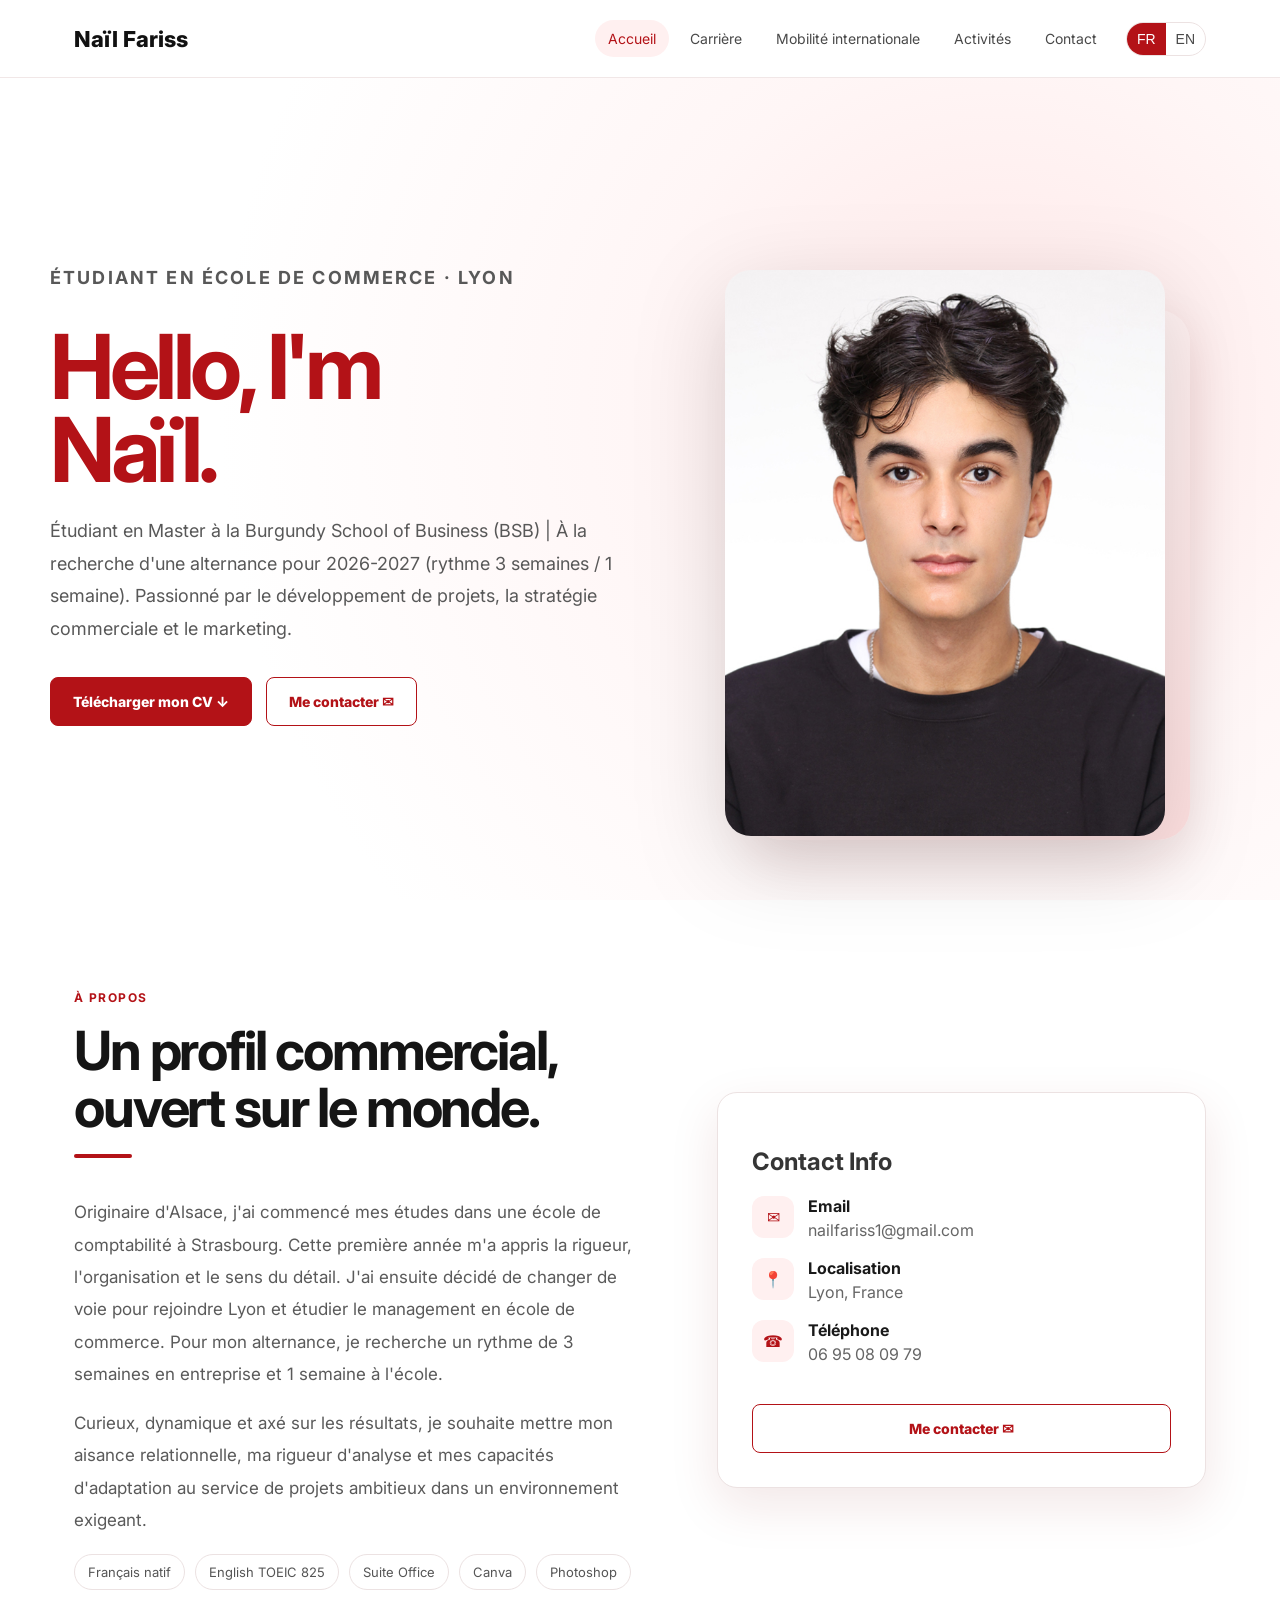
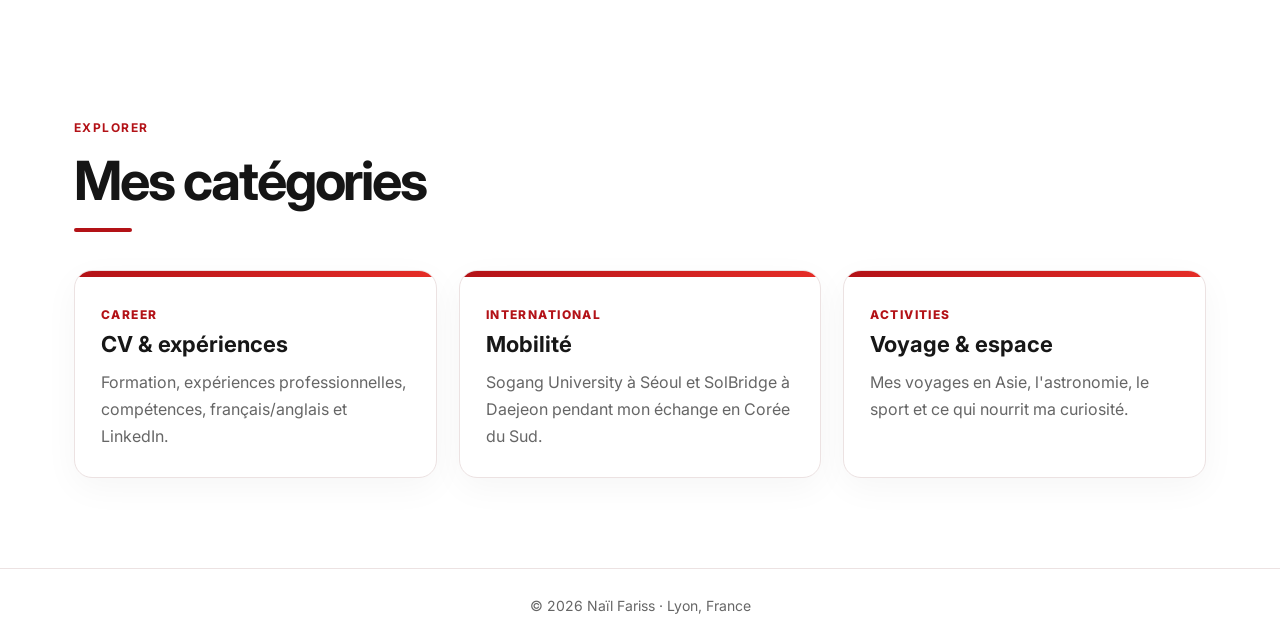
<file: index.html>
<!DOCTYPE html><html lang="fr"><head><meta charset="UTF-8"><meta name="viewport" content="width=device-width,initial-scale=1"><title>Naïl Fariss — ePortfolio</title><link rel="stylesheet" href="style.css"></head><body><div id="nav-container"></div><main class="page">
<section class="hero"><div class="hero-text"><p class="eyebrow" data-fr="Étudiant en école de commerce · Lyon" data-en="Business school student · Lyon">Étudiant en école de commerce · Lyon</p><h1>Hello, I'm<br>Naïl.</h1><p data-fr="Étudiant en Master à la Burgundy School of Business (BSB) | À la recherche d'une alternance pour 2026-2027 (rythme 3 semaines / 1 semaine). Passionné par le développement de projets, la stratégie commerciale et le marketing." data-en="3rd year Bachelor in Management student at Burgundy School of Business, looking for a Master's work-study position for 2026-2027 in sales or business development, with a rhythm of 3 weeks in company and 1 week at school.">Étudiant en Master à la Burgundy School of Business (BSB) | À la recherche d'une alternance pour 2026-2027 (rythme 3 semaines / 1 semaine). Passionné par le développement de projets, la stratégie commerciale et le marketing</p><div class="btns"><a class="btn primary" href="cv-nail-fariss.pdf" download data-fr="Télécharger mon CV ↓" data-en="Download my CV ↓">Télécharger mon CV ↓</a><a class="btn secondary" href="contact.html" data-fr="Me contacter ✉" data-en="Contact me ✉">Me contacter ✉</a></div></div><div class="hero-photo"><div class="portrait-wrap"><img class="portrait" src="photo.jpg" alt="Naïl Fariss"></div></div></section>
<section class="section"><div class="about-grid"><div><div class="section-head"><p class="eyebrow" data-fr="À propos" data-en="About me">À propos</p><h2 class="section-title" data-fr="Un profil commercial, ouvert sur le monde." data-en="A business profile, open to the world.">Un profil orienté business, ouvert sur le monde.</h2><div class="underline"></div></div><p class="lead" data-fr="Originaire d'Alsace, j'ai commencé mes études dans une école de comptabilité à Strasbourg. Cette première année m'a appris la rigueur, l'organisation et le sens du détail. J'ai ensuite décidé de changer de voie pour rejoindre Lyon et étudier le management en école de commerce. Pour mon alternance, je recherche un rythme de 3 semaines en entreprise et 1 semaine à l'école." data-en="Originally from Alsace, I started my studies in an accounting school in Strasbourg. This first year taught me rigour, organization and attention to detail. I then decided to change path and move to Lyon to study management in a business school. For my work-study contract, I am looking for a rhythm of 3 weeks in company and 1 week at school.">Originaire d'Alsace, j'ai commencé mes études dans une école de comptabilité à Strasbourg. Cette première année m'a appris la rigueur, l'organisation et le sens du détail. J'ai ensuite décidé de changer de voie pour rejoindre Lyon et étudier le management en école de commerce. Pour mon alternance, je recherche un rythme de 3 semaines en entreprise et 1 semaine à l'école.</p><p class="lead" data-fr="Curieux, dynamique et axé sur les résultats, je souhaite mettre mon aisance relationnelle, ma rigueur d'analyse et mes capacités d'adaptation au service de projets ambitieux dans un environnement exigeant." data-en="Curious, dynamic and comfortable with customer relations, I want to develop my skills in analysis, negotiation and customer follow-up in a demanding environment.">Curieux, dynamique et axé sur les résultats, je souhaite mettre mon aisance relationnelle, ma rigueur d'analyse et mes capacités d'adaptation au service de projets ambitieux dans un environnement exigeant.</p><div class="pill-row"><span class="pill">Français natif</span><span class="pill">English TOEIC 825</span><span class="pill">Suite Office</span><span class="pill">Canva</span><span class="pill">Photoshop</span></div></div><aside class="contact-card"><h2 data-fr="Contact Info" data-en="Contact Info">Contact Info</h2><div class="contact-row"><div class="icon">✉</div><div><b>Email</b><span>nailfariss1@gmail.com</span></div></div><div class="contact-row"><div class="icon">📍</div><div><b data-fr="Localisation" data-en="Location">Localisation</b><span>Lyon, France</span></div></div><div class="contact-row"><div class="icon">☎</div><div><b data-fr="Téléphone" data-en="Phone">Téléphone</b><span>06 95 08 09 79</span></div></div><a class="btn secondary" style="width:100%;justify-content:center;margin-top:22px" href="contact.html" data-fr="Me contacter ✉" data-en="Contact me ✉">Me contacter ✉</a></aside></div></section>
<section class="section" style="padding-top:40px"><div class="section-head"><p class="eyebrow" data-fr="Explorer" data-en="Explore">Explorer</p><h2 class="section-title" data-fr="Mes catégories" data-en="My sections">Mes catégories</h2><div class="underline"></div></div><div class="grid"><a class="card" href="career.html"><div class="bar"></div><div class="card-body"><span class="tag">Career</span><h3 data-fr="CV & expériences" data-en="Resume & experiences">CV & expériences</h3><p data-fr="Formation, expériences professionnelles, compétences, français/anglais et LinkedIn." data-en="Education, professional experiences, skills, French/English and LinkedIn.">Formation, expériences professionnelles, compétences, français/anglais et LinkedIn.</p></div></a><a class="card" href="mobility.html"><div class="bar"></div><div class="card-body"><span class="tag">International</span><h3 data-fr="Mobilité" data-en="Mobility">Mobilité</h3><p data-fr="Sogang University à Séoul et SolBridge à Daejeon pendant mon échange en Corée du Sud." data-en="Sogang University in Seoul and SolBridge in Daejeon during my exchange in South Korea.">Sogang University à Séoul et SolBridge à Daejeon pendant mon échange en Corée du Sud.</p></div></a><a class="card" href="activities.html"><div class="bar"></div><div class="card-body"><span class="tag">Activities</span><h3 data-fr="Voyage & espace" data-en="Travel & space">Voyage & espace</h3><p data-fr="Mes voyages en Asie, l'astronomie, le sport et ce qui nourrit ma curiosité." data-en="My travels in Asia, astronomy, sport and what drives my curiosity.">Mes voyages en Asie, l'astronomie, le sport et ce qui nourrit ma curiosité.</p></div></a></div></section></main><footer class="footer">© 2026 Naïl Fariss · Lyon, France</footer><script src="nav.js"></script><script>document.getElementById('nav-container').innerHTML=buildNav('home');initLang()</script></body></html>
</file>
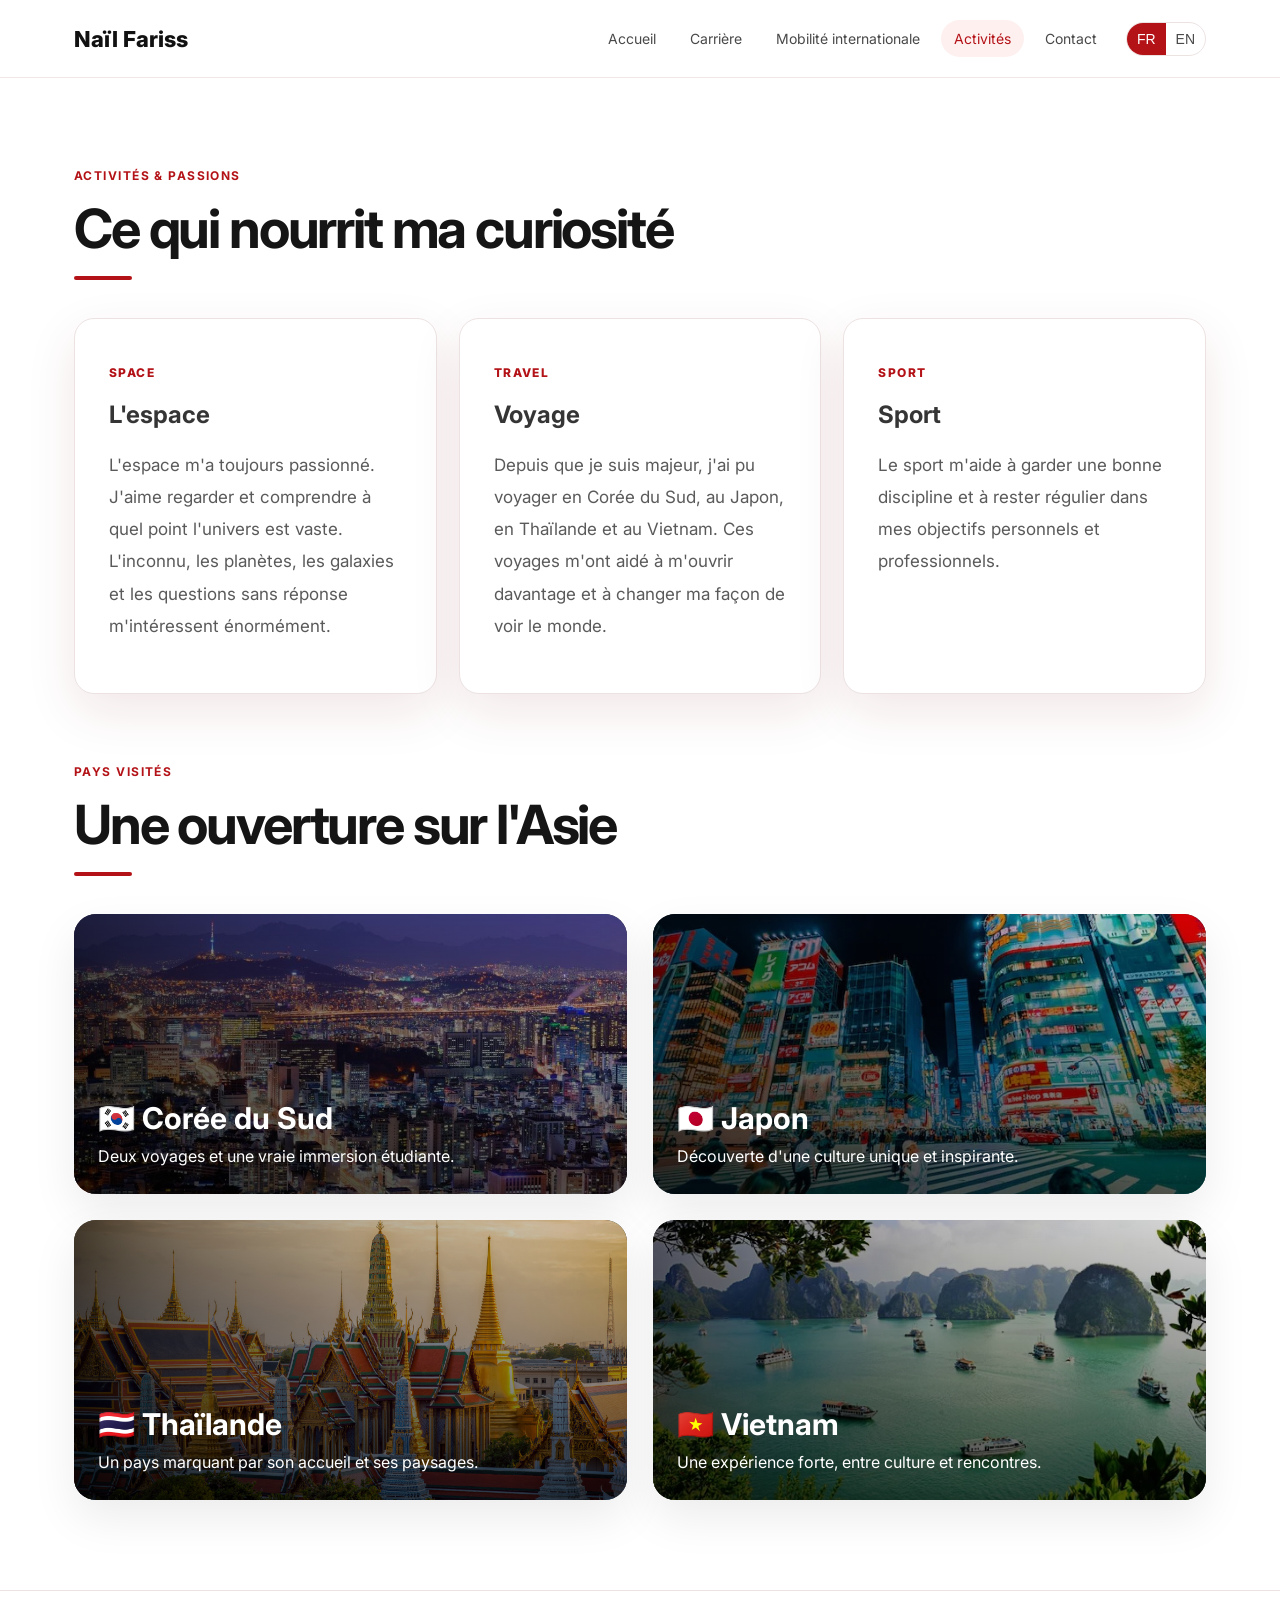
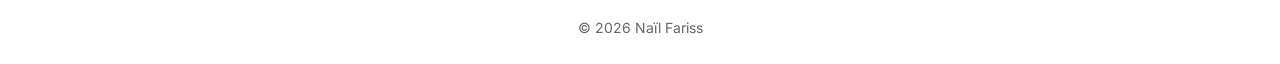
<file: activities.html>
<!DOCTYPE html><html lang="fr"><head><meta charset="UTF-8"><meta name="viewport" content="width=device-width,initial-scale=1"><title>Activités — Naïl Fariss</title><link rel="stylesheet" href="style.css"></head><body><div id="nav-container"></div><main><section class="section"><div class="section-head"><p class="eyebrow" data-fr="Activités & passions" data-en="Activities & passions">Activités & passions</p><h1 class="section-title" data-fr="Ce qui nourrit ma curiosité" data-en="What feeds my curiosity">Ce qui nourrit ma curiosité</h1><div class="underline"></div></div><div class="grid"><div class="soft-card"><p class="tag">Space</p><h2 data-fr="L'espace" data-en="Space">L'espace</h2><p class="lead" data-fr="L'espace m'a toujours passionné. J'aime regarder et comprendre à quel point l'univers est vaste. L'inconnu, les planètes, les galaxies et les questions sans réponse m'intéressent énormément." data-en="Space has always fascinated me. I like to observe and understand how vast the universe is. The unknown, planets, galaxies and unanswered questions interest me a lot.">L'espace m'a toujours passionné. J'aime regarder et comprendre à quel point l'univers est vaste. L'inconnu, les planètes, les galaxies et les questions sans réponse m'intéressent énormément.</p></div><div class="soft-card"><p class="tag">Travel</p><h2 data-fr="Voyage" data-en="Travel">Voyage</h2><p class="lead" data-fr="Depuis que je suis majeur, j'ai pu voyager en Corée du Sud, au Japon, en Thaïlande et au Vietnam. Ces voyages m'ont aidé à m'ouvrir davantage et à changer ma façon de voir le monde." data-en="Since I became an adult, I have travelled to South Korea, Japan, Thailand and Vietnam. These trips helped me become more open-minded and changed my way of seeing the world.">Depuis que je suis majeur, j'ai pu voyager en Corée du Sud, au Japon, en Thaïlande et au Vietnam. Ces voyages m'ont aidé à m'ouvrir davantage et à changer ma façon de voir le monde.</p></div><div class="soft-card"><p class="tag">Sport</p><h2>Sport</h2><p class="lead" data-fr="Le sport m'aide à garder une bonne discipline et à rester régulier dans mes objectifs personnels et professionnels." data-en="Sport helps me keep discipline and stay consistent with my personal and professional goals.">Le sport m'aide à garder une bonne discipline et à rester régulier dans mes objectifs personnels et professionnels.</p></div></div><div class="section-head" style="margin-top:70px"><p class="eyebrow" data-fr="Pays visités" data-en="Countries visited">Pays visités</p><h2 class="section-title" data-fr="Une ouverture sur l'Asie" data-en="An opening to Asia">Une ouverture sur l'Asie</h2><div class="underline"></div></div><div class="travel-grid"><div class="travel-card"><img src="korea.jpg"><div><h3>🇰🇷 Corée du Sud</h3><p data-fr="Deux voyages et une vraie immersion étudiante." data-en="Two trips and a real student immersion.">Deux voyages et une vraie immersion étudiante.</p></div></div><div class="travel-card"><img src="japan.jpg"><div><h3>🇯🇵 Japon</h3><p data-fr="Découverte d'une culture unique et inspirante." data-en="Discovery of a unique and inspiring culture.">Découverte d'une culture unique et inspirante.</p></div></div><div class="travel-card"><img src="thailand.jpg"><div><h3>🇹🇭 Thaïlande</h3><p data-fr="Un pays marquant par son accueil et ses paysages." data-en="A country marked by its welcome and landscapes.">Un pays marquant par son accueil et ses paysages.</p></div></div><div class="travel-card"><img src="vietnam.jpg"><div><h3>🇻🇳 Vietnam</h3><p data-fr="Une expérience forte, entre culture et rencontres." data-en="A strong experience, between culture and encounters.">Une expérience forte, entre culture et rencontres.</p></div></div></div></section></main><footer class="footer">© 2026 Naïl Fariss</footer><script src="nav.js"></script><script>document.getElementById('nav-container').innerHTML=buildNav('activities');initLang()</script></body></html>
</file>
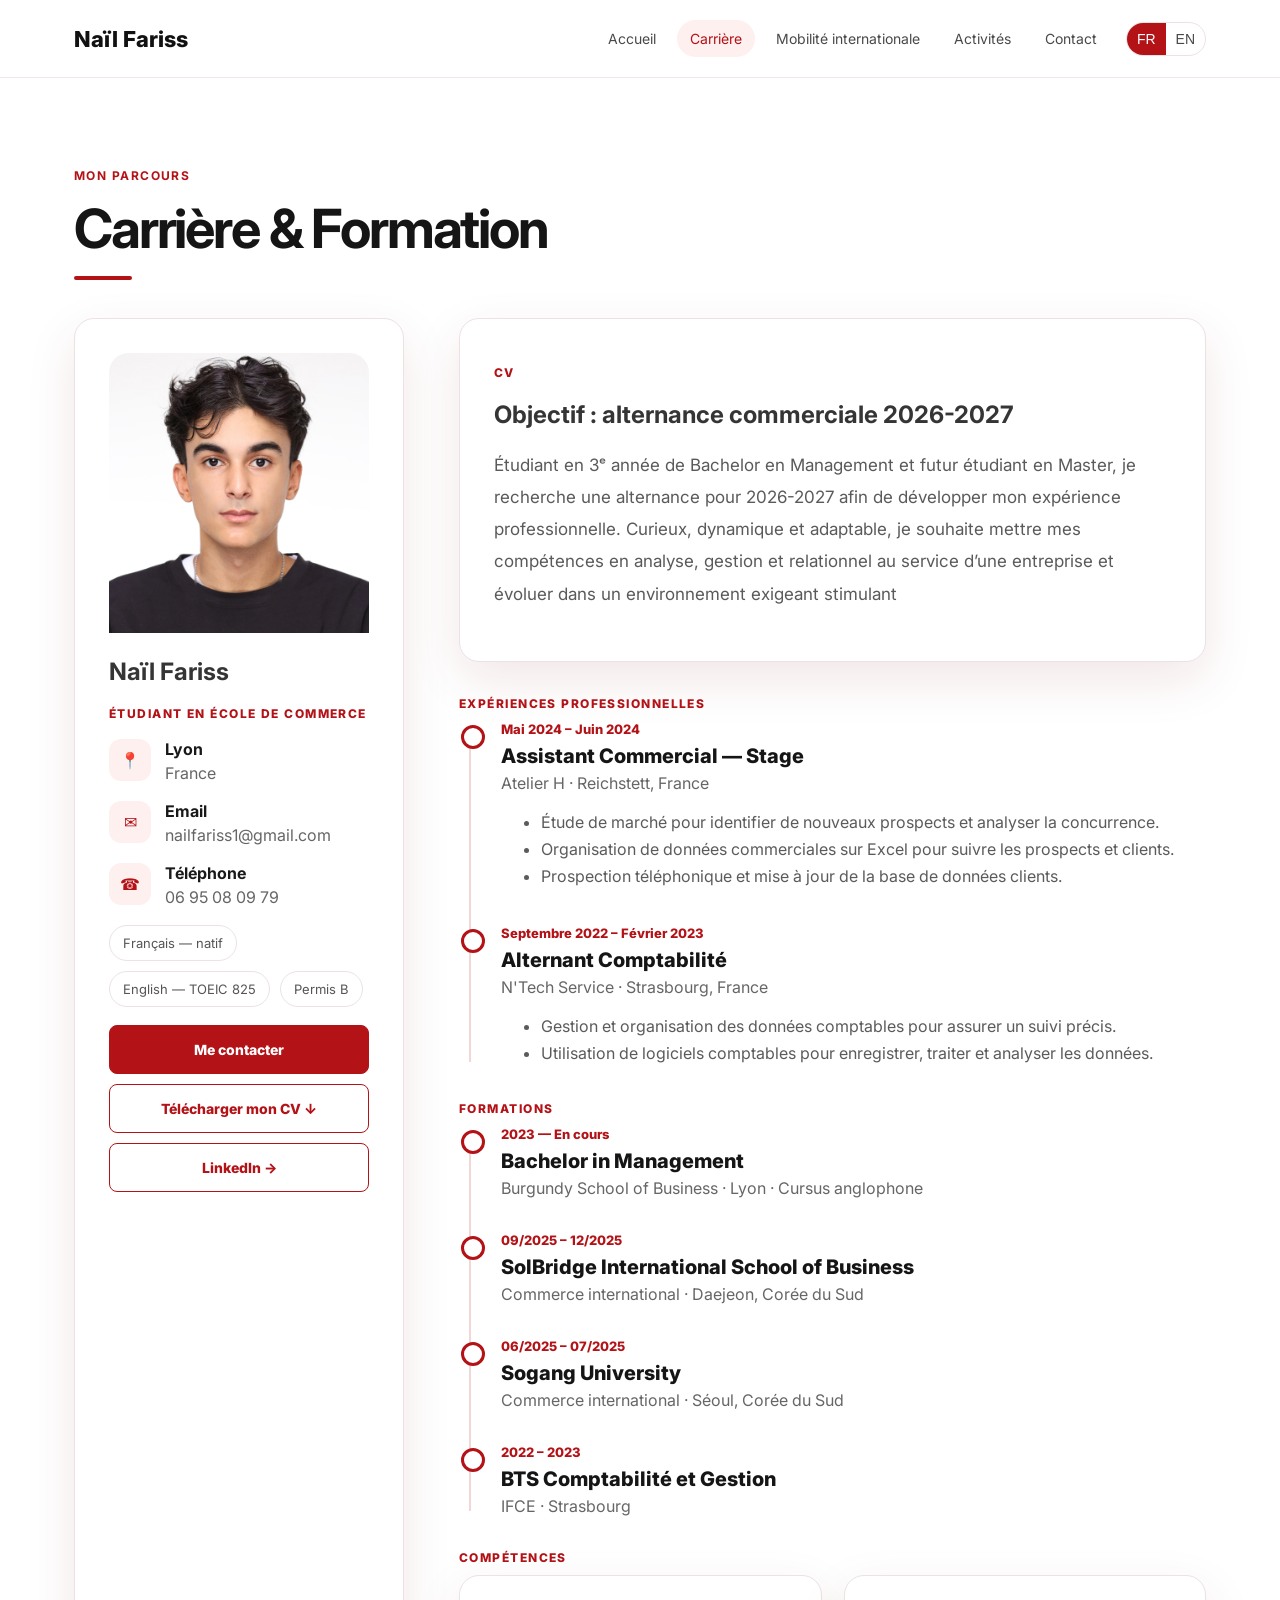
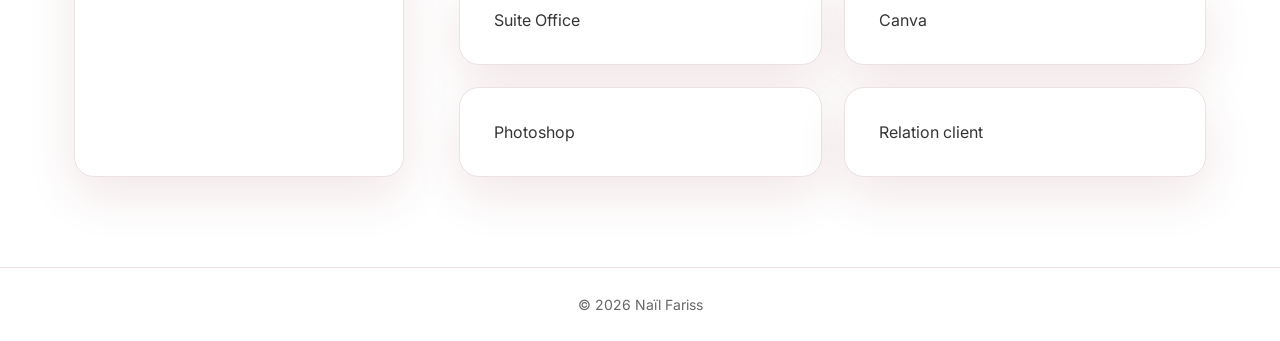
<file: career.html>
<!DOCTYPE html><html lang="fr"><head><meta charset="UTF-8"><meta name="viewport" content="width=device-width,initial-scale=1"><title>Carrière — Naïl Fariss</title><link rel="stylesheet" href="style.css"></head><body><div id="nav-container"></div><main class="page"><section class="section"><div class="section-head"><p class="eyebrow" data-fr="Mon parcours" data-en="My journey">Mon parcours</p><h1 class="section-title" data-fr="Carrière & Formation" data-en="Career & Education">Carrière & Formation</h1><div class="underline"></div></div><div class="two-col"><aside class="contact-card profile-card"><img src="photo.jpg" alt="Naïl Fariss"><h2>Naïl Fariss</h2><p class="tag" data-fr="Étudiant en école de commerce" data-en="Business school student">Étudiant en école de commerce</p><div class="contact-row"><div class="icon">📍</div><div><b>Lyon</b><span>France</span></div></div><div class="contact-row"><div class="icon">✉</div><div><b>Email</b><span>nailfariss1@gmail.com</span></div></div><div class="contact-row"><div class="icon">☎</div><div><b data-fr="Téléphone" data-en="Phone">Téléphone</b><span>06 95 08 09 79</span></div></div><div class="pill-row"><span class="pill">Français — natif</span><span class="pill">English — TOEIC 825</span><span class="pill">Permis B</span></div><a class="btn primary" style="width:100%;justify-content:center;margin-top:18px" href="contact.html" data-fr="Me contacter" data-en="Contact me">Me contacter</a><a class="btn secondary" style="width:100%;justify-content:center;margin-top:10px" href="cv-nail-fariss.pdf" download data-fr="Télécharger mon CV ↓" data-en="Download my CV ↓">Télécharger mon CV ↓</a><a class="btn secondary" style="width:100%;justify-content:center;margin-top:10px" target="_blank" href="https://www.linkedin.com/in/na%C3%AFl-fariss-0782582a2/">LinkedIn →</a></aside><div><div class="soft-card" style="margin-bottom:34px"><p class="tag">CV</p><h2 data-fr="Objectif : alternance commerciale 2026-2027" data-en="Goal: 2026-2027 sales work-study contract">Objectif : alternance commerciale 2026-2027</h2><p class="lead" data-fr="Étudiant en 3ᵉ année de Bachelor en Management et futur étudiant en Master, je recherche une alternance pour 2026-2027 afin de développer mon expérience professionnelle. Curieux, dynamique et adaptable, je souhaite mettre mes compétences en analyse, gestion et relationnel au service d’une entreprise et évoluer dans un environnement exigeant stimulant" data-en="3rd year Bachelor in Management student and future Master student, I am looking for a work-study contract in sales or business development.">Étudiant en 3ᵉ année de Bachelor en Management et futur étudiant en Master, je recherche une alternance dans le domaine commercial ou du développement d'affaires.</p></div><h2 class="tag" data-fr="Expériences professionnelles" data-en="Professional experiences">Expériences professionnelles</h2><div class="timeline"><div class="item"><div class="date">Mai 2024 – Juin 2024</div><div class="role" data-fr="Assistant Commercial — Stage" data-en="Sales Assistant — Internship">Assistant Commercial — Stage</div><div class="company">Atelier H · Reichstett, France</div><ul><li data-fr="Étude de marché pour identifier de nouveaux prospects et analyser la concurrence." data-en="Market research to identify new prospects and analyse competition.">Étude de marché pour identifier de nouveaux prospects et analyser la concurrence.</li><li data-fr="Organisation de données commerciales sur Excel pour suivre les prospects et clients." data-en="Organization of commercial data on Excel to track prospects and clients.">Organisation de données commerciales sur Excel pour suivre les prospects et clients.</li><li data-fr="Prospection téléphonique et mise à jour de la base de données clients." data-en="Telephone prospecting and client database updates.">Prospection téléphonique et mise à jour de la base de données clients.</li></ul></div><div class="item"><div class="date">Septembre 2022 – Février 2023</div><div class="role" data-fr="Alternant Comptabilité" data-en="Accounting Apprentice">Alternant Comptabilité</div><div class="company">N'Tech Service · Strasbourg, France</div><ul><li data-fr="Gestion et organisation des données comptables pour assurer un suivi précis." data-en="Managed and organized accounting data to ensure accurate tracking.">Gestion et organisation des données comptables pour assurer un suivi précis.</li><li data-fr="Utilisation de logiciels comptables pour enregistrer, traiter et analyser les données." data-en="Used accounting software to record, process and analyse data.">Utilisation de logiciels comptables pour enregistrer, traiter et analyser les données.</li></ul></div></div><h2 class="tag" data-fr="Formations" data-en="Education">Formations</h2><div class="timeline"><div class="item"><div class="date">2023 — <span data-fr="En cours" data-en="Ongoing">En cours</span></div><div class="role">Bachelor in Management</div><div class="company">Burgundy School of Business · Lyon · Cursus anglophone</div></div><div class="item"><div class="date">09/2025 – 12/2025</div><div class="role">SolBridge International School of Business</div><div class="company">Commerce international · Daejeon, Corée du Sud</div></div><div class="item"><div class="date">06/2025 – 07/2025</div><div class="role">Sogang University</div><div class="company">Commerce international · Séoul, Corée du Sud</div></div><div class="item"><div class="date">2022 – 2023</div><div class="role">BTS Comptabilité et Gestion</div><div class="company">IFCE · Strasbourg</div></div></div><h2 class="tag" data-fr="Compétences" data-en="Skills">Compétences</h2><div class="grid" style="grid-template-columns:repeat(2,1fr)"><div class="soft-card">Suite Office</div><div class="soft-card">Canva</div><div class="soft-card">Photoshop</div><div class="soft-card" data-fr="Relation client" data-en="Client relations">Relation client</div></div></div></div></section></main><footer class="footer">© 2026 Naïl Fariss</footer><script src="nav.js"></script><script>document.getElementById('nav-container').innerHTML=buildNav('career');initLang()</script></body></html>
</file>
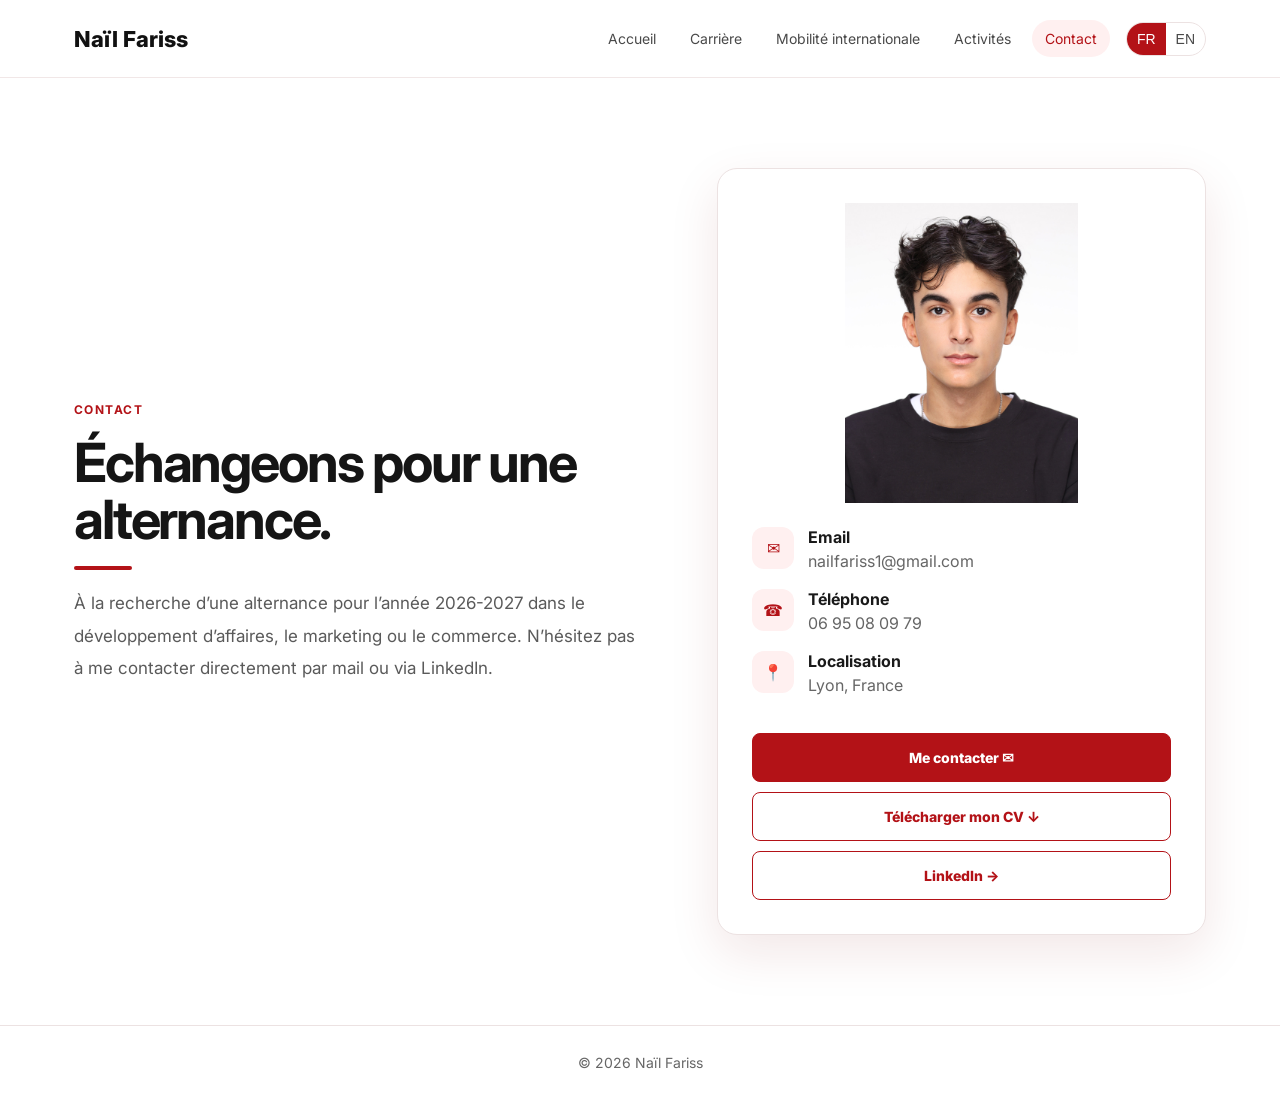
<file: contact.html>
<!DOCTYPE html><html lang="fr"><head><meta charset="UTF-8"><meta name="viewport" content="width=device-width,initial-scale=1"><title>Contact — Naïl Fariss</title><link rel="stylesheet" href="style.css"></head><body><div id="nav-container"></div><main><section class="section"><div class="about-grid"><div><p class="eyebrow">Contact</p><h1 class="section-title" data-fr="Échangeons pour une alternance." data-en="Let's talk about a work-study opportunity.">Échangeons pour une alternance.</h1><div class="underline"></div><p class="lead" data-fr="À la recherche d’une alternance pour l’année 2026-2027 dans le développement d’affaires, le marketing ou le commerce. N’hésitez pas à me contacter directement par mail ou via LinkedIn." data-en="I am looking for a 2026-2027 work-study contract in sales or business development. You can contact me directly by email or LinkedIn.">À la recherche d’une alternance pour l’année 2026-2027 dans le développement d’affaires, le marketing ou le commerce. N’hésitez pas à me contacter directement par mail ou via LinkedIn.</p></div><aside class="contact-card"><img class="contact-photo" src="photo.jpg" alt="Naïl Fariss"><div class="contact-row"><div class="icon">✉</div><div><b>Email</b><span>nailfariss1@gmail.com</span></div></div><div class="contact-row"><div class="icon">☎</div><div><b data-fr="Téléphone" data-en="Phone">Téléphone</b><span>06 95 08 09 79</span></div></div><div class="contact-row"><div class="icon">📍</div><div><b data-fr="Localisation" data-en="Location">Localisation</b><span>Lyon, France</span></div></div><a class="btn primary" style="width:100%;justify-content:center;margin-top:20px" href="mailto:nailfariss1@gmail.com?subject=Contact%20ePortfolio%20-%20Alternance"><span data-fr="Me contacter ✉" data-en="Contact me ✉">Me contacter ✉</span></a><a class="btn secondary" style="width:100%;justify-content:center;margin-top:10px" href="cv-nail-fariss.pdf" download data-fr="Télécharger mon CV ↓" data-en="Download my CV ↓">Télécharger mon CV ↓</a><a class="btn secondary" style="width:100%;justify-content:center;margin-top:10px" target="_blank" href="https://www.linkedin.com/in/na%C3%AFl-fariss-0782582a2/">LinkedIn →</a></aside></div></section></main><footer class="footer">© 2026 Naïl Fariss</footer><script src="nav.js"></script><script>document.getElementById('nav-container').innerHTML=buildNav('contact');initLang()</script></body></html>
</file>
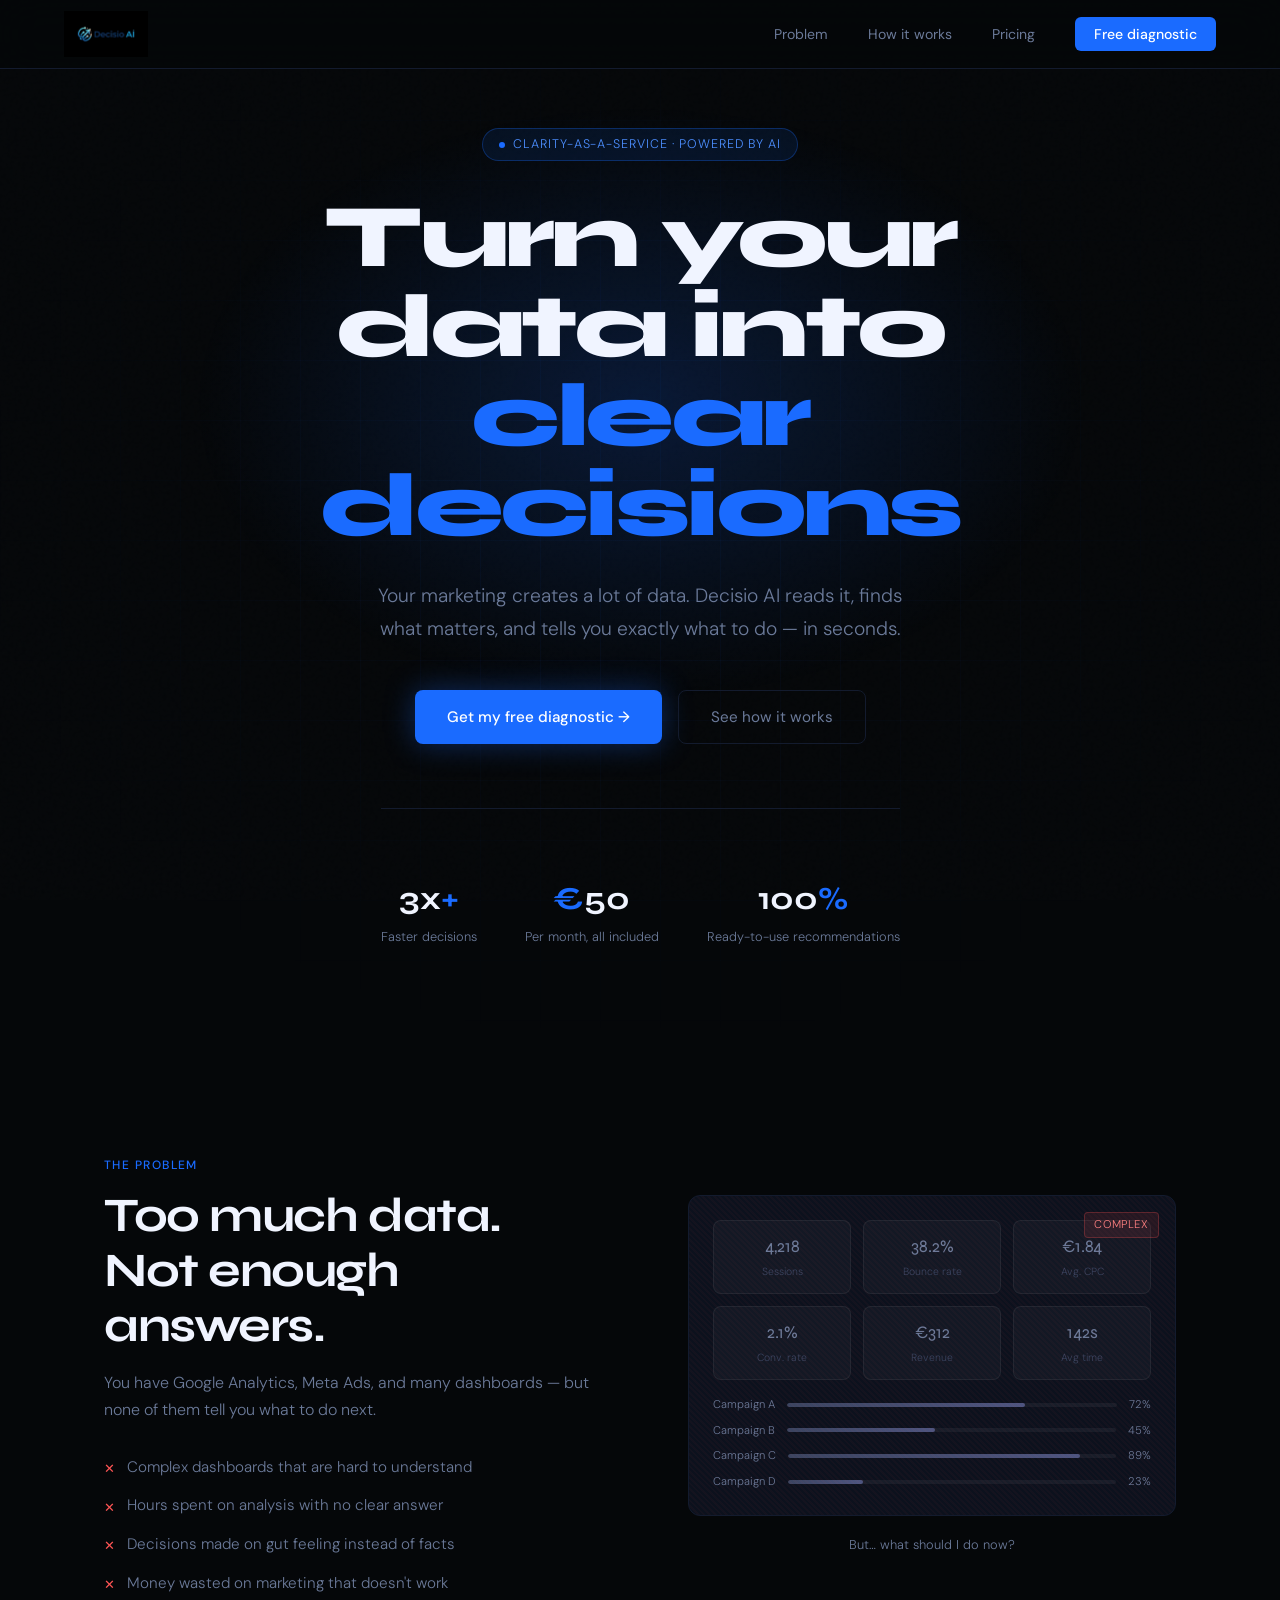
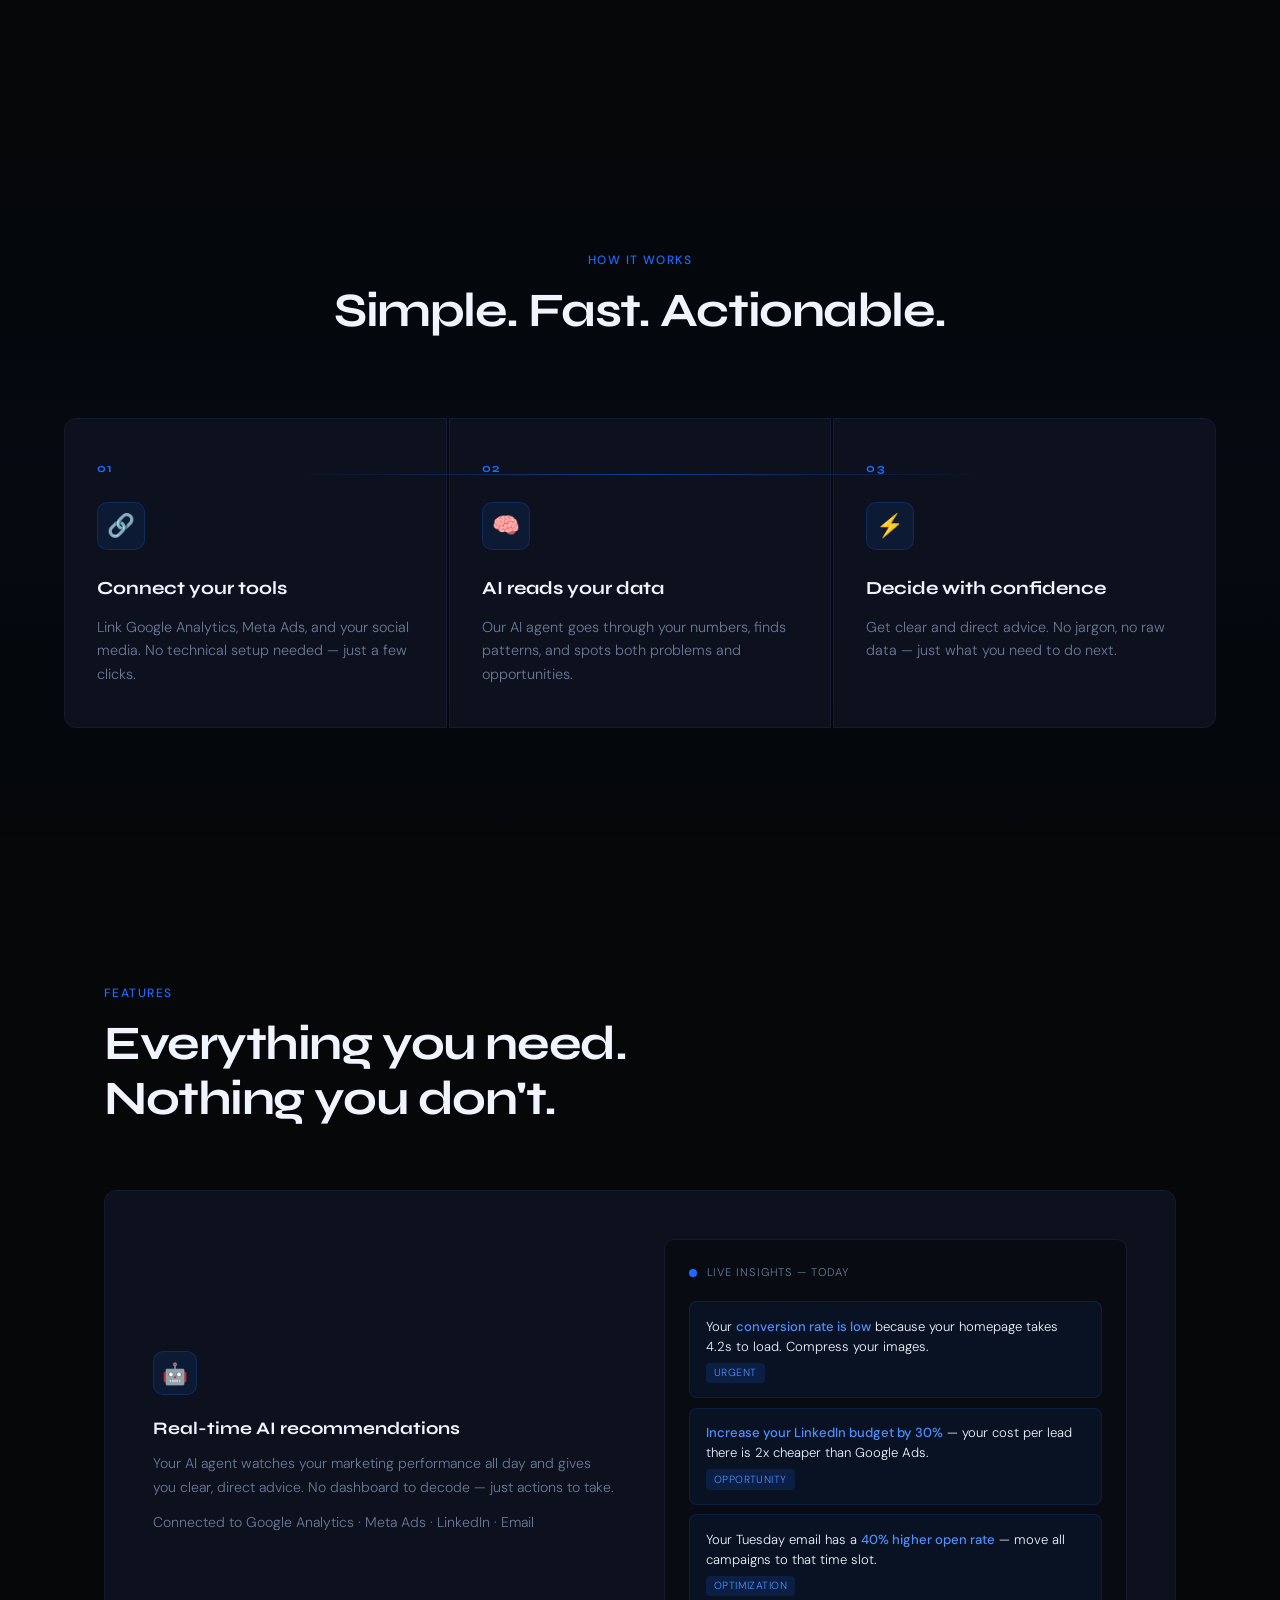
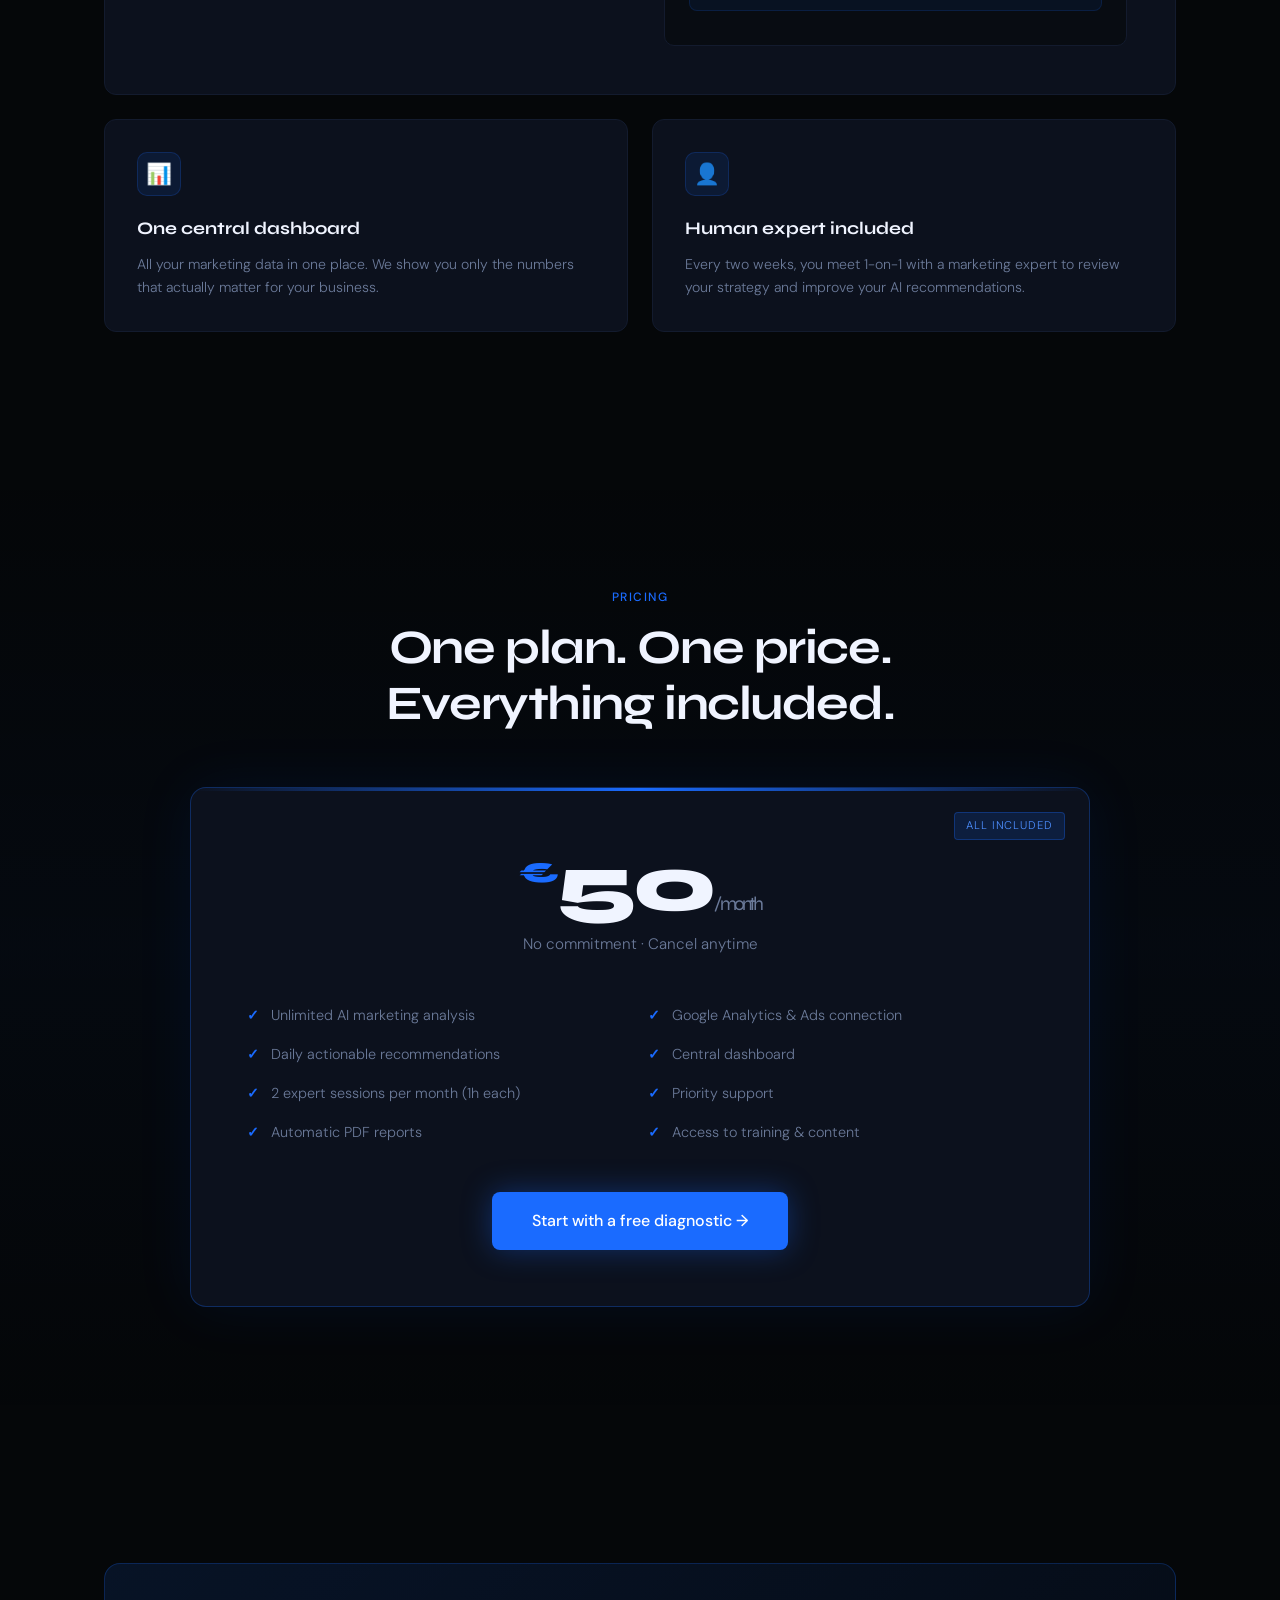
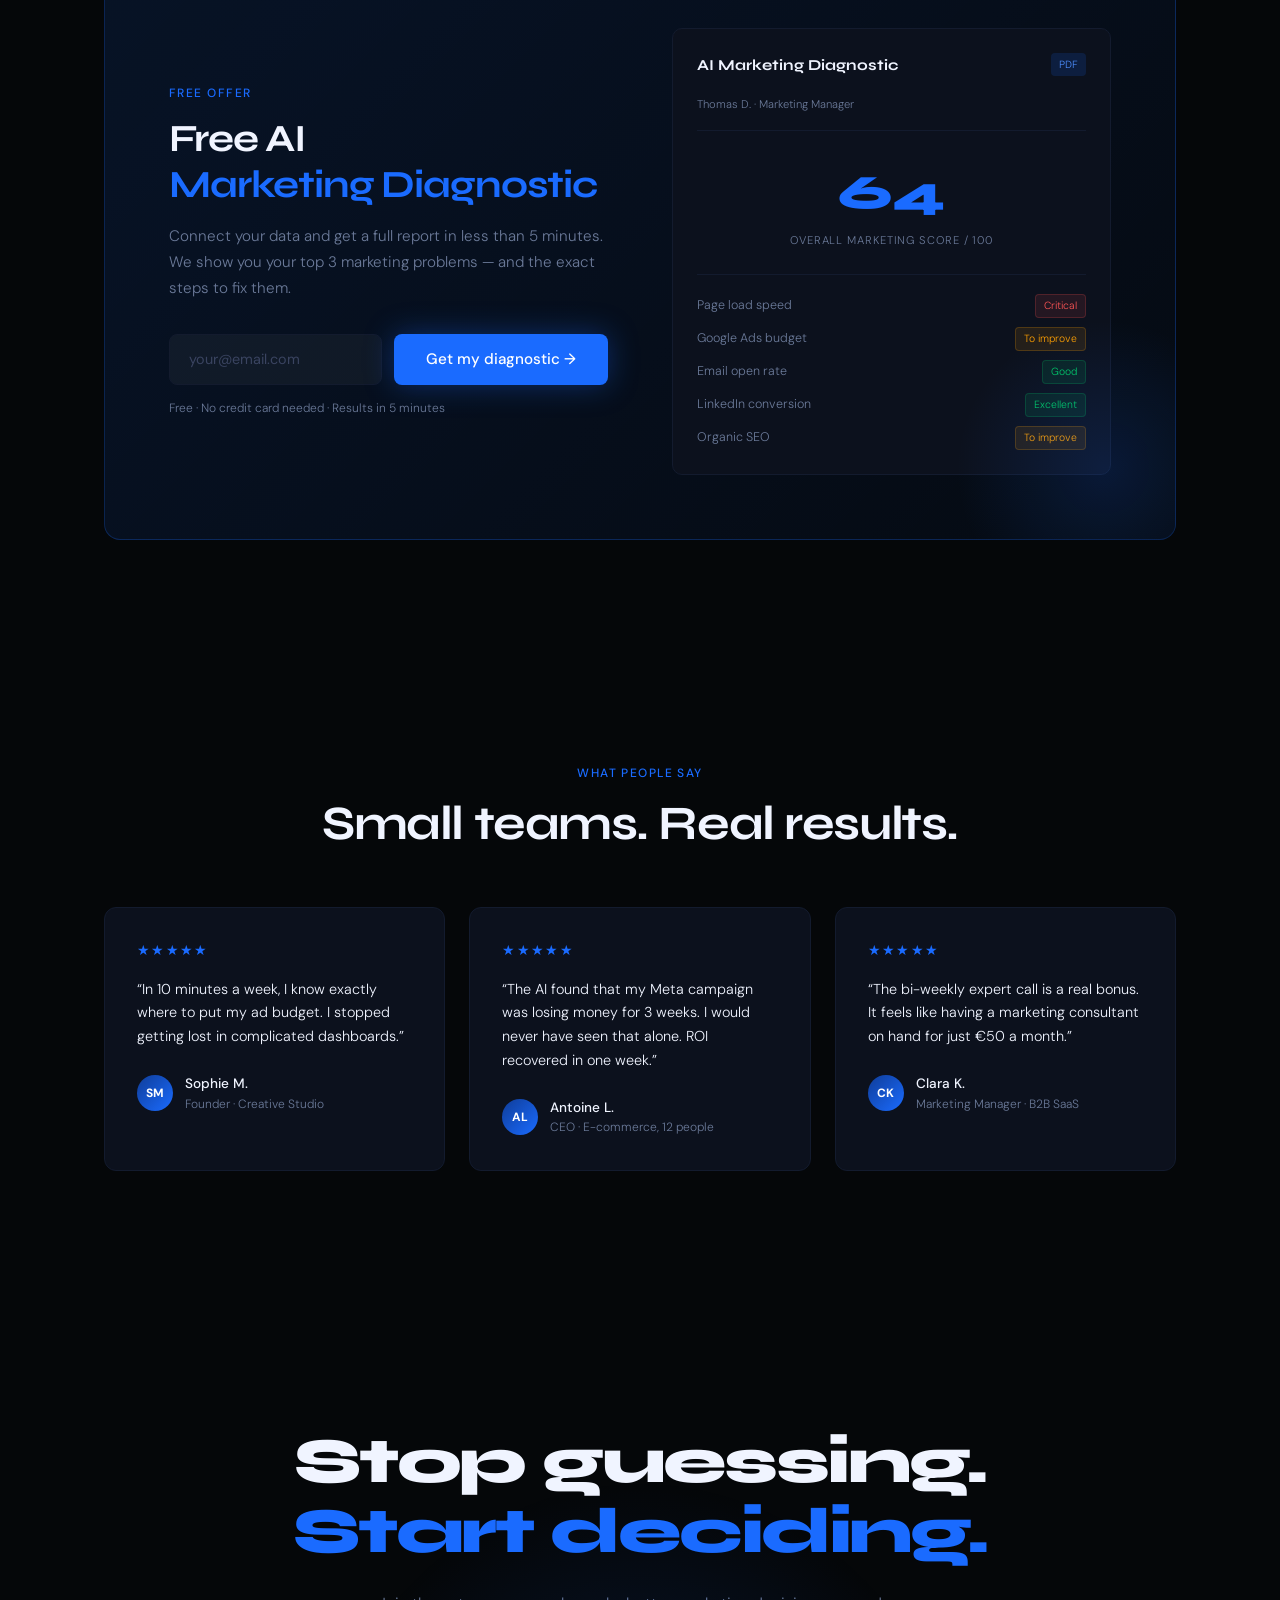
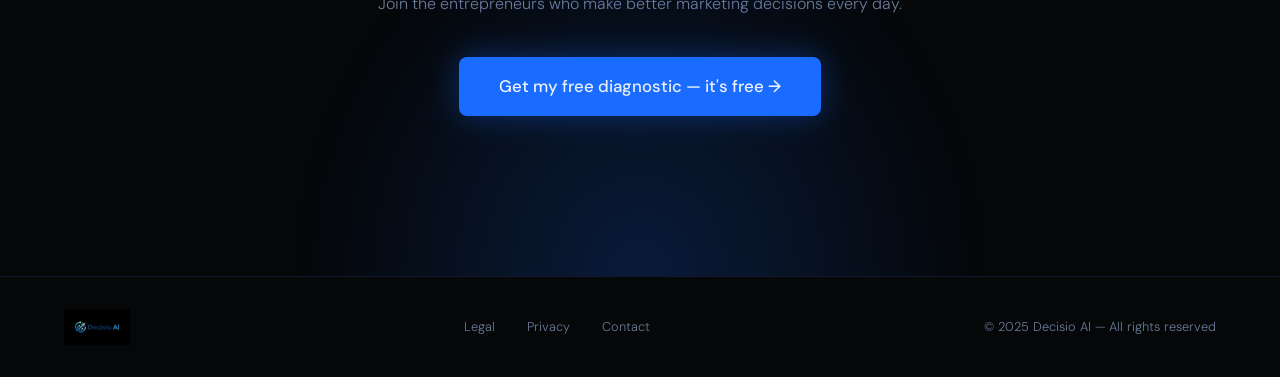
<file: decisio-ai (2).html>
<!DOCTYPE html>
<html lang="en">
<head>
<meta charset="UTF-8">
<meta name="viewport" content="width=device-width, initial-scale=1.0">
<title>Decisio AI — Clarity-as-a-Service</title>
<link href="https://fonts.googleapis.com/css2?family=Syne:wght@400;600;700;800&family=DM+Sans:ital,wght@0,300;0,400;0,500;1,300&display=swap" rel="stylesheet">
<style>
  :root {
    --black: #050709;
    --deep: #080c12;
    --blue: #1a6bff;
    --blue-light: #4d8fff;
    --blue-dim: #0f3d99;
    --white: #f0f4ff;
    --muted: #6b7a99;
    --card: #0c111d;
    --border: #131b2e;
  }
  *, *::before, *::after { box-sizing: border-box; margin: 0; padding: 0; }
  html { scroll-behavior: smooth; }
  body { background: var(--black); color: var(--white); font-family: 'DM Sans', sans-serif; font-weight: 300; overflow-x: hidden; line-height: 1.6; }
  body::before { content: ''; position: fixed; inset: 0; background-image: url("data:image/svg+xml,%3Csvg viewBox='0 0 256 256' xmlns='http://www.w3.org/2000/svg'%3E%3Cfilter id='noise'%3E%3CfeTurbulence type='fractalNoise' baseFrequency='0.9' numOctaves='4' stitchTiles='stitch'/%3E%3C/filter%3E%3Crect width='100%25' height='100%25' filter='url(%23noise)' opacity='0.04'/%3E%3C/svg%3E"); pointer-events: none; z-index: 0; opacity: 0.4; }

  nav { position: fixed; top: 0; left: 0; right: 0; z-index: 100; display: flex; align-items: center; justify-content: space-between; padding: 0.7rem 4rem; border-bottom: 1px solid var(--border); background: rgba(5,7,9,0.88); backdrop-filter: blur(20px); transition: border-color 0.3s; }
  .logo img { height: 46px; width: auto; display: block; }
  nav ul { list-style: none; display: flex; gap: 2.5rem; }
  nav ul a { text-decoration: none; color: var(--muted); font-size: 0.88rem; font-weight: 400; transition: color 0.2s; }
  nav ul a:hover { color: var(--white); }
  .nav-cta { background: var(--blue) !important; color: #fff !important; padding: 0.5rem 1.2rem; border-radius: 6px; font-weight: 500 !important; }
  .nav-cta:hover { background: var(--blue-light) !important; }

  .hero { position: relative; min-height: 100vh; display: flex; flex-direction: column; align-items: center; justify-content: center; text-align: center; padding: 8rem 2rem 5rem; overflow: hidden; }
  .hero-glow { position: absolute; top: 10%; left: 50%; transform: translateX(-50%); width: 900px; height: 600px; background: radial-gradient(ellipse at center, rgba(26,107,255,0.18) 0%, transparent 70%); pointer-events: none; }
  .hero-grid { position: absolute; inset: 0; background-image: linear-gradient(rgba(26,107,255,0.04) 1px, transparent 1px), linear-gradient(90deg, rgba(26,107,255,0.04) 1px, transparent 1px); background-size: 60px 60px; mask-image: radial-gradient(ellipse at center, black 20%, transparent 75%); }

  .badge { display: inline-flex; align-items: center; gap: 0.5rem; background: rgba(26,107,255,0.1); border: 1px solid rgba(26,107,255,0.3); border-radius: 100px; padding: 0.35rem 1rem; font-size: 0.78rem; letter-spacing: 0.08em; text-transform: uppercase; color: var(--blue-light); margin-bottom: 2rem; animation: fadeUp 0.8s ease both; }
  .badge::before { content: ''; width: 6px; height: 6px; border-radius: 50%; background: var(--blue); animation: pulse 2s infinite; }
  @keyframes pulse { 0%, 100% { opacity: 1; transform: scale(1); } 50% { opacity: 0.5; transform: scale(1.4); } }

  h1 { font-family: 'Syne', sans-serif; font-size: clamp(2.8rem, 7vw, 6.5rem); font-weight: 800; line-height: 1.0; letter-spacing: -0.04em; max-width: 900px; animation: fadeUp 0.9s 0.1s ease both; }
  h1 .accent { color: var(--blue); }
  .hero-sub { font-size: clamp(1rem, 2vw, 1.2rem); color: var(--muted); max-width: 560px; margin: 1.8rem auto 2.8rem; font-weight: 300; line-height: 1.7; animation: fadeUp 0.9s 0.2s ease both; }
  .hero-cta { display: flex; gap: 1rem; justify-content: center; flex-wrap: wrap; animation: fadeUp 0.9s 0.3s ease both; }

  .btn-primary { background: var(--blue); color: #fff; padding: 0.85rem 2rem; border-radius: 8px; font-family: 'DM Sans', sans-serif; font-size: 0.95rem; font-weight: 500; border: none; cursor: pointer; text-decoration: none; display: inline-flex; align-items: center; gap: 0.5rem; transition: all 0.25s; box-shadow: 0 0 30px rgba(26,107,255,0.35); }
  .btn-primary:hover { background: var(--blue-light); transform: translateY(-2px); box-shadow: 0 0 45px rgba(26,107,255,0.5); }
  .btn-ghost { background: transparent; color: var(--muted); padding: 0.85rem 2rem; border-radius: 8px; font-family: 'DM Sans', sans-serif; font-size: 0.95rem; font-weight: 400; border: 1px solid var(--border); cursor: pointer; text-decoration: none; display: inline-flex; align-items: center; gap: 0.5rem; transition: all 0.25s; }
  .btn-ghost:hover { border-color: var(--blue); color: var(--white); }

  .hero-stats { display: flex; gap: 3rem; justify-content: center; margin-top: 4rem; padding-top: 4rem; border-top: 1px solid var(--border); animation: fadeUp 0.9s 0.4s ease both; }
  .stat { text-align: center; }
  .stat-num { font-family: 'Syne', sans-serif; font-size: 2rem; font-weight: 700; }
  .stat-num span { color: var(--blue); }
  .stat-label { font-size: 0.8rem; color: var(--muted); margin-top: 0.2rem; }
  @keyframes fadeUp { from { opacity: 0; transform: translateY(24px); } to { opacity: 1; transform: translateY(0); } }

  section { position: relative; z-index: 1; }
  .section-label { font-size: 0.75rem; letter-spacing: 0.12em; text-transform: uppercase; color: var(--blue); font-weight: 500; margin-bottom: 0.8rem; }
  .section-title { font-family: 'Syne', sans-serif; font-size: clamp(1.8rem, 4vw, 3rem); font-weight: 700; letter-spacing: -0.03em; line-height: 1.15; }
  .section-sub { color: var(--muted); max-width: 520px; margin-top: 1rem; font-size: 1rem; line-height: 1.7; }

  .problem { padding: 8rem 4rem; max-width: 1200px; margin: 0 auto; display: grid; grid-template-columns: 1fr 1fr; gap: 6rem; align-items: center; }
  .chaos-card { background: var(--card); border: 1px solid var(--border); border-radius: 12px; padding: 1.5rem; position: relative; overflow: hidden; }
  .chaos-card::before { content: ''; position: absolute; inset: 0; background: repeating-linear-gradient(45deg, transparent, transparent 2px, rgba(255,80,80,0.03) 2px, rgba(255,80,80,0.03) 4px); }
  .chaos-metrics { display: grid; grid-template-columns: repeat(3, 1fr); gap: 0.75rem; margin-bottom: 1rem; }
  .chaos-metric { background: rgba(255,255,255,0.03); border: 1px solid rgba(255,255,255,0.06); border-radius: 8px; padding: 0.75rem; text-align: center; }
  .chaos-metric .val { font-family: 'Syne', sans-serif; font-size: 1.1rem; color: var(--muted); }
  .chaos-metric .lbl { font-size: 0.65rem; color: #3a4460; margin-top: 0.2rem; }
  .chaos-bars { display: flex; flex-direction: column; gap: 0.5rem; }
  .bar-row { display: flex; align-items: center; gap: 0.75rem; font-size: 0.7rem; color: var(--muted); }
  .bar-track { flex: 1; height: 4px; background: rgba(255,255,255,0.05); border-radius: 2px; overflow: hidden; }
  .bar-fill { height: 100%; border-radius: 2px; background: linear-gradient(90deg, #3a4460, #4d5580); }
  .confusion-label { position: absolute; top: 1rem; right: 1rem; background: rgba(255,80,80,0.1); border: 1px solid rgba(255,80,80,0.25); color: #ff8080; font-size: 0.7rem; padding: 0.2rem 0.6rem; border-radius: 4px; letter-spacing: 0.05em; }
  .problem-points { list-style: none; margin-top: 2rem; display: flex; flex-direction: column; gap: 1rem; }
  .problem-points li { display: flex; align-items: flex-start; gap: 0.75rem; font-size: 0.95rem; color: var(--muted); line-height: 1.5; }
  .problem-points li::before { content: '✕'; color: #ff5555; font-size: 0.8rem; margin-top: 0.2rem; flex-shrink: 0; }

  .how { padding: 8rem 4rem; background: linear-gradient(180deg, transparent, rgba(26,107,255,0.04), transparent); }
  .how-inner { max-width: 1200px; margin: 0 auto; }
  .how-header { text-align: center; margin-bottom: 5rem; }
  .steps { display: grid; grid-template-columns: repeat(3, 1fr); gap: 2px; position: relative; }
  .steps::before { content: ''; position: absolute; top: 3.5rem; left: 20%; right: 20%; height: 1px; background: linear-gradient(90deg, transparent, var(--blue-dim), transparent); }
  .step { background: var(--card); border: 1px solid var(--border); padding: 2.5rem 2rem; transition: border-color 0.3s; }
  .step:first-child { border-radius: 12px 0 0 12px; }
  .step:last-child { border-radius: 0 12px 12px 0; }
  .step:hover { border-color: rgba(26,107,255,0.4); }
  .step-num { font-family: 'Syne', sans-serif; font-size: 0.75rem; font-weight: 700; color: var(--blue); letter-spacing: 0.1em; margin-bottom: 1.5rem; }
  .step-icon { width: 48px; height: 48px; background: rgba(26,107,255,0.1); border: 1px solid rgba(26,107,255,0.2); border-radius: 10px; display: flex; align-items: center; justify-content: center; font-size: 1.4rem; margin-bottom: 1.5rem; }
  .step h3 { font-family: 'Syne', sans-serif; font-size: 1.15rem; font-weight: 700; margin-bottom: 0.75rem; }
  .step p { color: var(--muted); font-size: 0.9rem; line-height: 1.65; }

  .features { padding: 8rem 4rem; max-width: 1200px; margin: 0 auto; }
  .features-header { margin-bottom: 4rem; }
  .features-grid { display: grid; grid-template-columns: repeat(2, 1fr); gap: 1.5rem; }
  .feature-card { background: var(--card); border: 1px solid var(--border); border-radius: 12px; padding: 2rem; transition: all 0.3s; position: relative; overflow: hidden; }
  .feature-card::before { content: ''; position: absolute; top: 0; left: 0; right: 0; height: 2px; background: linear-gradient(90deg, transparent, var(--blue), transparent); opacity: 0; transition: opacity 0.3s; }
  .feature-card:hover { border-color: rgba(26,107,255,0.35); transform: translateY(-3px); }
  .feature-card:hover::before { opacity: 1; }
  .feature-card.large { grid-column: span 2; display: grid; grid-template-columns: 1fr 1fr; gap: 3rem; align-items: center; padding: 3rem; }
  .feat-icon { width: 44px; height: 44px; background: rgba(26,107,255,0.1); border: 1px solid rgba(26,107,255,0.2); border-radius: 10px; display: flex; align-items: center; justify-content: center; font-size: 1.3rem; margin-bottom: 1.2rem; }
  .feature-card h3 { font-family: 'Syne', sans-serif; font-size: 1.1rem; font-weight: 700; margin-bottom: 0.6rem; }
  .feature-card p { color: var(--muted); font-size: 0.88rem; line-height: 1.65; }

  .insight-preview { background: var(--deep); border: 1px solid var(--border); border-radius: 10px; padding: 1.5rem; font-size: 0.85rem; }
  .insight-header { display: flex; align-items: center; gap: 0.6rem; margin-bottom: 1.2rem; font-size: 0.7rem; color: var(--muted); text-transform: uppercase; letter-spacing: 0.08em; }
  .insight-dot { width: 8px; height: 8px; border-radius: 50%; background: var(--blue); animation: pulse 2s infinite; }
  .insight-item { background: rgba(26,107,255,0.07); border: 1px solid rgba(26,107,255,0.15); border-radius: 8px; padding: 0.9rem 1rem; margin-bottom: 0.6rem; color: var(--white); line-height: 1.5; font-size: 0.82rem; }
  .insight-item strong { color: var(--blue-light); font-weight: 500; }
  .insight-tag { display: inline-block; font-size: 0.65rem; background: rgba(26,107,255,0.15); color: var(--blue-light); padding: 0.15rem 0.5rem; border-radius: 4px; margin-top: 0.4rem; letter-spacing: 0.04em; }

  .pricing { padding: 8rem 4rem; background: linear-gradient(180deg, transparent, rgba(26,107,255,0.03), transparent); }
  .pricing-inner { max-width: 900px; margin: 0 auto; text-align: center; }
  .pricing-card { margin-top: 3.5rem; background: var(--card); border: 1px solid rgba(26,107,255,0.3); border-radius: 16px; padding: 3.5rem; position: relative; overflow: hidden; box-shadow: 0 0 60px rgba(26,107,255,0.08); }
  .pricing-card::before { content: ''; position: absolute; top: 0; left: 0; right: 0; height: 3px; background: linear-gradient(90deg, transparent, var(--blue), transparent); }
  .price-badge { position: absolute; top: 1.5rem; right: 1.5rem; background: rgba(26,107,255,0.15); border: 1px solid rgba(26,107,255,0.3); color: var(--blue-light); font-size: 0.7rem; letter-spacing: 0.08em; text-transform: uppercase; padding: 0.25rem 0.7rem; border-radius: 4px; }
  .price-display { font-family: 'Syne', sans-serif; font-size: 5rem; font-weight: 800; letter-spacing: -0.04em; line-height: 1; margin-bottom: 0.5rem; }
  .price-display sup { font-size: 1.8rem; vertical-align: super; color: var(--blue); }
  .price-display .period { font-size: 1.2rem; color: var(--muted); font-weight: 400; }
  .price-desc { color: var(--muted); font-size: 0.95rem; margin-bottom: 3rem; }
  .price-features { display: grid; grid-template-columns: repeat(2, 1fr); gap: 1rem; margin-bottom: 3rem; text-align: left; }
  .price-feature { display: flex; align-items: center; gap: 0.75rem; font-size: 0.9rem; color: var(--muted); }
  .price-feature::before { content: '✓'; color: var(--blue); font-weight: 700; flex-shrink: 0; }

  .lead-magnet { padding: 8rem 4rem; max-width: 1200px; margin: 0 auto; }
  .lm-card { background: linear-gradient(135deg, rgba(26,107,255,0.12), rgba(26,107,255,0.04)); border: 1px solid rgba(26,107,255,0.25); border-radius: 16px; padding: 4rem; display: grid; grid-template-columns: 1fr 1fr; gap: 4rem; align-items: center; position: relative; overflow: hidden; }
  .lm-card::after { content: ''; position: absolute; bottom: -80px; right: -80px; width: 300px; height: 300px; border-radius: 50%; background: radial-gradient(circle, rgba(26,107,255,0.15), transparent 70%); pointer-events: none; }
  .lm-title { font-family: 'Syne', sans-serif; font-size: clamp(1.6rem, 3vw, 2.5rem); font-weight: 700; letter-spacing: -0.03em; line-height: 1.2; margin-bottom: 1rem; }
  .lm-title span { color: var(--blue); }
  .lm-desc { color: var(--muted); font-size: 0.95rem; line-height: 1.7; margin-bottom: 2rem; }
  .form-group { display: flex; gap: 0.75rem; }
  .form-input { flex: 1; background: rgba(255,255,255,0.04); border: 1px solid var(--border); border-radius: 8px; padding: 0.85rem 1.2rem; color: var(--white); font-family: 'DM Sans', sans-serif; font-size: 0.9rem; outline: none; transition: border-color 0.2s; }
  .form-input::placeholder { color: #3a4460; }
  .form-input:focus { border-color: var(--blue); }

  .report-mock { background: var(--card); border: 1px solid var(--border); border-radius: 10px; padding: 1.5rem; }
  .report-mock-header { display: flex; align-items: center; justify-content: space-between; margin-bottom: 1.2rem; }
  .report-title { font-family: 'Syne', sans-serif; font-size: 0.95rem; font-weight: 700; }
  .report-badge { background: rgba(26,107,255,0.15); color: var(--blue-light); font-size: 0.65rem; padding: 0.2rem 0.5rem; border-radius: 4px; }
  .report-score { text-align: center; padding: 1.5rem 0; border-top: 1px solid var(--border); border-bottom: 1px solid var(--border); margin-bottom: 1.2rem; }
  .score-num { font-family: 'Syne', sans-serif; font-size: 3rem; font-weight: 800; color: var(--blue); }
  .score-label { font-size: 0.7rem; color: var(--muted); text-transform: uppercase; letter-spacing: 0.08em; }
  .report-items { display: flex; flex-direction: column; gap: 0.6rem; }
  .report-item { display: flex; align-items: center; justify-content: space-between; font-size: 0.78rem; }
  .report-item-name { color: var(--muted); }
  .report-item-status { font-size: 0.65rem; padding: 0.15rem 0.5rem; border-radius: 4px; }
  .status-good { background: rgba(0,200,100,0.1); color: #00c864; border: 1px solid rgba(0,200,100,0.2); }
  .status-warn { background: rgba(255,160,0,0.1); color: #ffa000; border: 1px solid rgba(255,160,0,0.2); }
  .status-bad { background: rgba(255,80,80,0.1); color: #ff5555; border: 1px solid rgba(255,80,80,0.2); }

  .social { padding: 6rem 4rem; max-width: 1200px; margin: 0 auto; }
  .social-header { text-align: center; margin-bottom: 3.5rem; }
  .testimonials { display: grid; grid-template-columns: repeat(3, 1fr); gap: 1.5rem; }
  .testimonial { background: var(--card); border: 1px solid var(--border); border-radius: 12px; padding: 2rem; transition: border-color 0.3s; }
  .testimonial:hover { border-color: rgba(26,107,255,0.3); }
  .stars { color: var(--blue); font-size: 0.85rem; letter-spacing: 0.1em; margin-bottom: 1rem; }
  .testimonial q { display: block; font-size: 0.9rem; color: var(--white); line-height: 1.65; margin-bottom: 1.5rem; quotes: "\201C" "\201D"; }
  .testimonial q::before { content: open-quote; }
  .testimonial q::after { content: close-quote; }
  .author { display: flex; align-items: center; gap: 0.75rem; }
  .author-avatar { width: 36px; height: 36px; border-radius: 50%; background: linear-gradient(135deg, var(--blue-dim), var(--blue)); display: flex; align-items: center; justify-content: center; font-size: 0.75rem; font-weight: 700; color: #fff; flex-shrink: 0; }
  .author-name { font-size: 0.85rem; font-weight: 500; }
  .author-role { font-size: 0.75rem; color: var(--muted); }

  .footer-cta { padding: 10rem 4rem; text-align: center; position: relative; overflow: hidden; }
  .footer-cta-glow { position: absolute; bottom: 0; left: 50%; transform: translateX(-50%); width: 700px; height: 400px; background: radial-gradient(ellipse at center bottom, rgba(26,107,255,0.2), transparent 70%); pointer-events: none; }
  .footer-cta h2 { font-family: 'Syne', sans-serif; font-size: clamp(2rem, 5vw, 4.5rem); font-weight: 800; letter-spacing: -0.04em; line-height: 1.1; max-width: 700px; margin: 0 auto 1.5rem; }
  .footer-cta h2 span { color: var(--blue); }
  .footer-cta p { color: var(--muted); font-size: 1rem; margin-bottom: 2.5rem; }

  footer { border-top: 1px solid var(--border); padding: 2rem 4rem; display: flex; align-items: center; justify-content: space-between; font-size: 0.8rem; color: var(--muted); }
  footer a { color: var(--muted); text-decoration: none; }
  footer a:hover { color: var(--white); }
  footer .logo img { height: 36px; }

  .reveal { opacity: 0; transform: translateY(30px); transition: opacity 0.7s ease, transform 0.7s ease; }
  .reveal.visible { opacity: 1; transform: none; }

  @media (max-width: 900px) {
    nav { padding: 0.7rem 1.5rem; }
    nav ul { display: none; }
    .problem, .lm-card { grid-template-columns: 1fr; gap: 3rem; }
    .problem { padding: 5rem 1.5rem; }
    .how, .features, .pricing, .lead-magnet, .social { padding: 5rem 1.5rem; }
    .steps { grid-template-columns: 1fr; }
    .step { border-radius: 12px !important; }
    .steps::before { display: none; }
    .features-grid { grid-template-columns: 1fr; }
    .feature-card.large { grid-column: span 1; grid-template-columns: 1fr; }
    .testimonials { grid-template-columns: 1fr; }
    .hero-stats { gap: 2rem; flex-wrap: wrap; }
    footer { flex-direction: column; gap: 1rem; text-align: center; }
    .form-group { flex-direction: column; }
    .price-features { grid-template-columns: 1fr; }
    .footer-cta { padding: 6rem 1.5rem; }
  }
</style>
</head>
<body>

<nav>
  <div class="logo">
    <img src="[data-uri]" alt="Decisio AI">
  </div>
  <ul>
    <li><a href="#problem">Problem</a></li>
    <li><a href="#how">How it works</a></li>
    <li><a href="#pricing">Pricing</a></li>
    <li><a href="#diagnostic" class="nav-cta">Free diagnostic</a></li>
  </ul>
</nav>

<section class="hero">
  <div class="hero-glow"></div>
  <div class="hero-grid"></div>
  <div class="badge">Clarity-as-a-Service · Powered by AI</div>
  <h1>Turn your data into<br><span class="accent">clear decisions</span></h1>
  <p class="hero-sub">Your marketing creates a lot of data. Decisio AI reads it, finds what matters, and tells you exactly what to do — in seconds.</p>
  <div class="hero-cta">
    <a href="#diagnostic" class="btn-primary">Get my free diagnostic →</a>
    <a href="#how" class="btn-ghost">See how it works</a>
  </div>
  <div class="hero-stats">
    <div class="stat"><div class="stat-num">3x<span>+</span></div><div class="stat-label">Faster decisions</div></div>
    <div class="stat"><div class="stat-num"><span>€</span>50</div><div class="stat-label">Per month, all included</div></div>
    <div class="stat"><div class="stat-num">100<span>%</span></div><div class="stat-label">Ready-to-use recommendations</div></div>
  </div>
</section>

<section id="problem">
  <div class="problem">
    <div class="reveal">
      <p class="section-label">The problem</p>
      <h2 class="section-title">Too much data.<br>Not enough answers.</h2>
      <p class="section-sub">You have Google Analytics, Meta Ads, and many dashboards — but none of them tell you what to do next.</p>
      <ul class="problem-points">
        <li>Complex dashboards that are hard to understand</li>
        <li>Hours spent on analysis with no clear answer</li>
        <li>Decisions made on gut feeling instead of facts</li>
        <li>Money wasted on marketing that doesn't work</li>
      </ul>
    </div>
    <div class="reveal">
      <div class="chaos-card">
        <span class="confusion-label">COMPLEX</span>
        <div class="chaos-metrics">
          <div class="chaos-metric"><div class="val">4,218</div><div class="lbl">Sessions</div></div>
          <div class="chaos-metric"><div class="val">38.2%</div><div class="lbl">Bounce rate</div></div>
          <div class="chaos-metric"><div class="val">€1.84</div><div class="lbl">Avg. CPC</div></div>
          <div class="chaos-metric"><div class="val">2.1%</div><div class="lbl">Conv. rate</div></div>
          <div class="chaos-metric"><div class="val">€312</div><div class="lbl">Revenue</div></div>
          <div class="chaos-metric"><div class="val">142s</div><div class="lbl">Avg time</div></div>
        </div>
        <div class="chaos-bars">
          <div class="bar-row">Campaign A <div class="bar-track"><div class="bar-fill" style="width:72%"></div></div> 72%</div>
          <div class="bar-row">Campaign B <div class="bar-track"><div class="bar-fill" style="width:45%"></div></div> 45%</div>
          <div class="bar-row">Campaign C <div class="bar-track"><div class="bar-fill" style="width:89%"></div></div> 89%</div>
          <div class="bar-row">Campaign D <div class="bar-track"><div class="bar-fill" style="width:23%"></div></div> 23%</div>
        </div>
      </div>
      <div style="text-align:center; margin-top:1.2rem; color:var(--muted); font-size:0.8rem;">But… what should I do now?</div>
    </div>
  </div>
</section>

<section id="how" class="how">
  <div class="how-inner">
    <div class="how-header reveal">
      <p class="section-label">How it works</p>
      <h2 class="section-title">Simple. Fast. Actionable.</h2>
    </div>
    <div class="steps">
      <div class="step reveal">
        <div class="step-num">01</div>
        <div class="step-icon">🔗</div>
        <h3>Connect your tools</h3>
        <p>Link Google Analytics, Meta Ads, and your social media. No technical setup needed — just a few clicks.</p>
      </div>
      <div class="step reveal">
        <div class="step-num">02</div>
        <div class="step-icon">🧠</div>
        <h3>AI reads your data</h3>
        <p>Our AI agent goes through your numbers, finds patterns, and spots both problems and opportunities.</p>
      </div>
      <div class="step reveal">
        <div class="step-num">03</div>
        <div class="step-icon">⚡</div>
        <h3>Decide with confidence</h3>
        <p>Get clear and direct advice. No jargon, no raw data — just what you need to do next.</p>
      </div>
    </div>
  </div>
</section>

<section class="features">
  <div class="features-header reveal">
    <p class="section-label">Features</p>
    <h2 class="section-title">Everything you need.<br>Nothing you don't.</h2>
  </div>
  <div class="features-grid">
    <div class="feature-card large reveal">
      <div>
        <div class="feat-icon">🤖</div>
        <h3>Real-time AI recommendations</h3>
        <p>Your AI agent watches your marketing performance all day and gives you clear, direct advice. No dashboard to decode — just actions to take.</p>
        <p style="margin-top:0.75rem; color:var(--muted); font-size:0.88rem;">Connected to Google Analytics · Meta Ads · LinkedIn · Email</p>
      </div>
      <div class="insight-preview">
        <div class="insight-header"><span class="insight-dot"></span>Live insights — Today</div>
        <div class="insight-item">Your <strong>conversion rate is low</strong> because your homepage takes 4.2s to load. Compress your images.<br><span class="insight-tag">URGENT</span></div>
        <div class="insight-item"><strong>Increase your LinkedIn budget by 30%</strong> — your cost per lead there is 2x cheaper than Google Ads.<br><span class="insight-tag">OPPORTUNITY</span></div>
        <div class="insight-item">Your Tuesday email has a <strong>40% higher open rate</strong> — move all campaigns to that time slot.<br><span class="insight-tag">OPTIMIZATION</span></div>
      </div>
    </div>
    <div class="feature-card reveal">
      <div class="feat-icon">📊</div>
      <h3>One central dashboard</h3>
      <p>All your marketing data in one place. We show you only the numbers that actually matter for your business.</p>
    </div>
    <div class="feature-card reveal">
      <div class="feat-icon">👤</div>
      <h3>Human expert included</h3>
      <p>Every two weeks, you meet 1-on-1 with a marketing expert to review your strategy and improve your AI recommendations.</p>
    </div>
  </div>
</section>

<section id="pricing" class="pricing">
  <div class="pricing-inner">
    <div class="reveal">
      <p class="section-label">Pricing</p>
      <h2 class="section-title">One plan. One price.<br>Everything included.</h2>
    </div>
    <div class="pricing-card reveal">
      <span class="price-badge">All included</span>
      <div class="price-display"><sup>€</sup>50<span class="period"> / month</span></div>
      <p class="price-desc">No commitment · Cancel anytime</p>
      <div class="price-features">
        <div class="price-feature">Unlimited AI marketing analysis</div>
        <div class="price-feature">Google Analytics & Ads connection</div>
        <div class="price-feature">Daily actionable recommendations</div>
        <div class="price-feature">Central dashboard</div>
        <div class="price-feature">2 expert sessions per month (1h each)</div>
        <div class="price-feature">Priority support</div>
        <div class="price-feature">Automatic PDF reports</div>
        <div class="price-feature">Access to training & content</div>
      </div>
      <a href="#diagnostic" class="btn-primary" style="font-size:1rem; padding:1rem 2.5rem;">Start with a free diagnostic →</a>
    </div>
  </div>
</section>

<section id="diagnostic" class="lead-magnet">
  <div class="lm-card reveal">
    <div>
      <p class="section-label">Free offer</p>
      <h2 class="lm-title">Free AI<br><span>Marketing Diagnostic</span></h2>
      <p class="lm-desc">Connect your data and get a full report in less than 5 minutes. We show you your top 3 marketing problems — and the exact steps to fix them.</p>
      <div class="form-group">
        <input type="email" class="form-input" placeholder="your@email.com">
        <a href="#" class="btn-primary">Get my diagnostic →</a>
      </div>
      <p style="margin-top:0.9rem; font-size:0.75rem; color:var(--muted);">Free · No credit card needed · Results in 5 minutes</p>
    </div>
    <div class="report-mock">
      <div class="report-mock-header">
        <span class="report-title">AI Marketing Diagnostic</span>
        <span class="report-badge">PDF</span>
      </div>
      <div style="font-size:0.7rem; color:var(--muted); margin-bottom:1rem;">Thomas D. · Marketing Manager</div>
      <div class="report-score">
        <div class="score-num">64</div>
        <div class="score-label">Overall marketing score / 100</div>
      </div>
      <div class="report-items">
        <div class="report-item"><span class="report-item-name">Page load speed</span><span class="report-item-status status-bad">Critical</span></div>
        <div class="report-item"><span class="report-item-name">Google Ads budget</span><span class="report-item-status status-warn">To improve</span></div>
        <div class="report-item"><span class="report-item-name">Email open rate</span><span class="report-item-status status-good">Good</span></div>
        <div class="report-item"><span class="report-item-name">LinkedIn conversion</span><span class="report-item-status status-good">Excellent</span></div>
        <div class="report-item"><span class="report-item-name">Organic SEO</span><span class="report-item-status status-warn">To improve</span></div>
      </div>
    </div>
  </div>
</section>

<section class="social">
  <div class="social-header reveal">
    <p class="section-label">What people say</p>
    <h2 class="section-title">Small teams. Real results.</h2>
  </div>
  <div class="testimonials">
    <div class="testimonial reveal">
      <div class="stars">★★★★★</div>
      <q>In 10 minutes a week, I know exactly where to put my ad budget. I stopped getting lost in complicated dashboards.</q>
      <div class="author"><div class="author-avatar">SM</div><div><div class="author-name">Sophie M.</div><div class="author-role">Founder · Creative Studio</div></div></div>
    </div>
    <div class="testimonial reveal">
      <div class="stars">★★★★★</div>
      <q>The AI found that my Meta campaign was losing money for 3 weeks. I would never have seen that alone. ROI recovered in one week.</q>
      <div class="author"><div class="author-avatar">AL</div><div><div class="author-name">Antoine L.</div><div class="author-role">CEO · E-commerce, 12 people</div></div></div>
    </div>
    <div class="testimonial reveal">
      <div class="stars">★★★★★</div>
      <q>The bi-weekly expert call is a real bonus. It feels like having a marketing consultant on hand for just €50 a month.</q>
      <div class="author"><div class="author-avatar">CK</div><div><div class="author-name">Clara K.</div><div class="author-role">Marketing Manager · B2B SaaS</div></div></div>
    </div>
  </div>
</section>

<section class="footer-cta">
  <div class="footer-cta-glow"></div>
  <h2>Stop guessing.<br><span>Start deciding.</span></h2>
  <p>Join the entrepreneurs who make better marketing decisions every day.</p>
  <a href="#diagnostic" class="btn-primary" style="font-size:1.05rem; padding:1rem 2.5rem;">Get my free diagnostic — it's free →</a>
</section>

<footer>
  <div class="logo"><img src="[data-uri]" alt="Decisio AI"></div>
  <div style="display:flex; gap:2rem;">
    <a href="#">Legal</a>
    <a href="#">Privacy</a>
    <a href="#">Contact</a>
  </div>
  <div>© 2025 Decisio AI — All rights reserved</div>
</footer>

<script>
  const reveals = document.querySelectorAll('.reveal');
  const observer = new IntersectionObserver((entries) => {
    entries.forEach((entry, i) => {
      if (entry.isIntersecting) {
        setTimeout(() => entry.target.classList.add('visible'), i * 80);
        observer.unobserve(entry.target);
      }
    });
  }, { threshold: 0.1, rootMargin: '0px 0px -40px 0px' });
  reveals.forEach(el => observer.observe(el));

  const nav = document.querySelector('nav');
  window.addEventListener('scroll', () => {
    nav.style.borderBottomColor = window.scrollY > 50 ? 'rgba(26,107,255,0.15)' : 'var(--border)';
  });
</script>
</body>
</html>
</file>
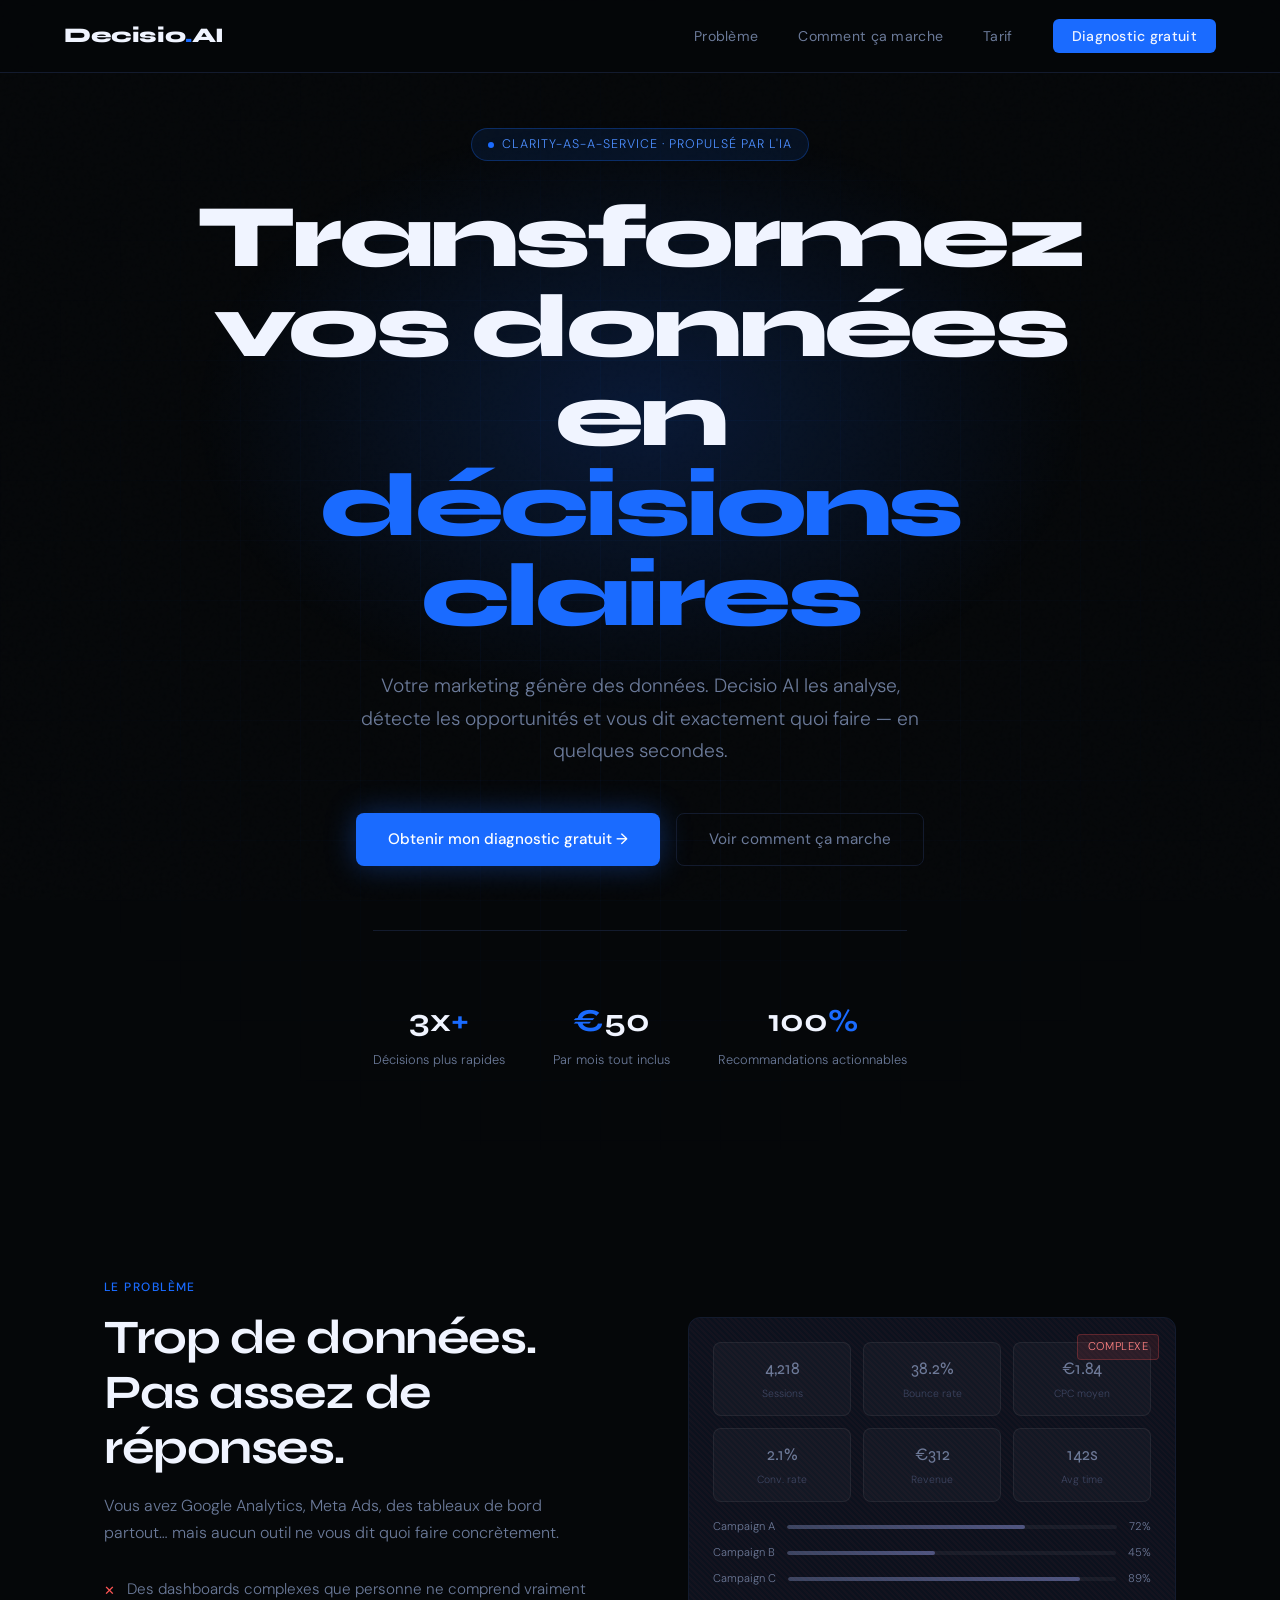
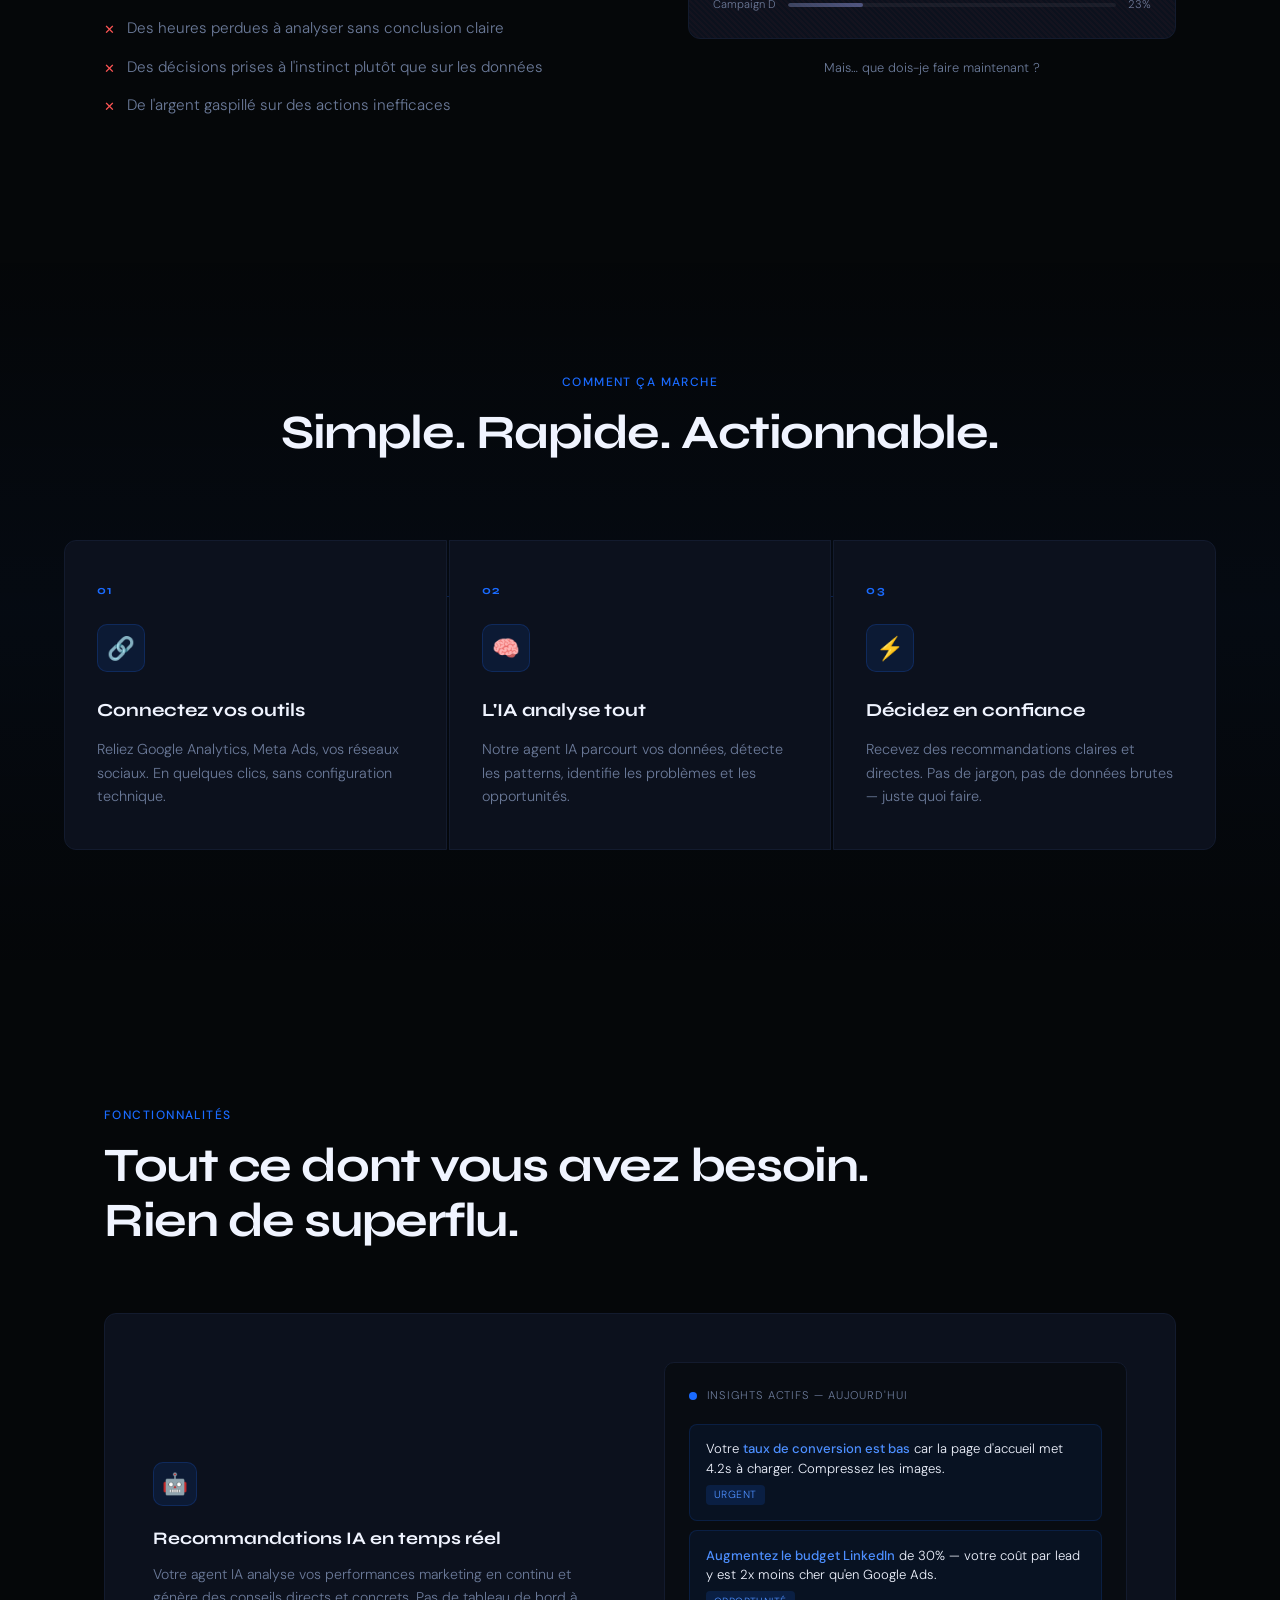
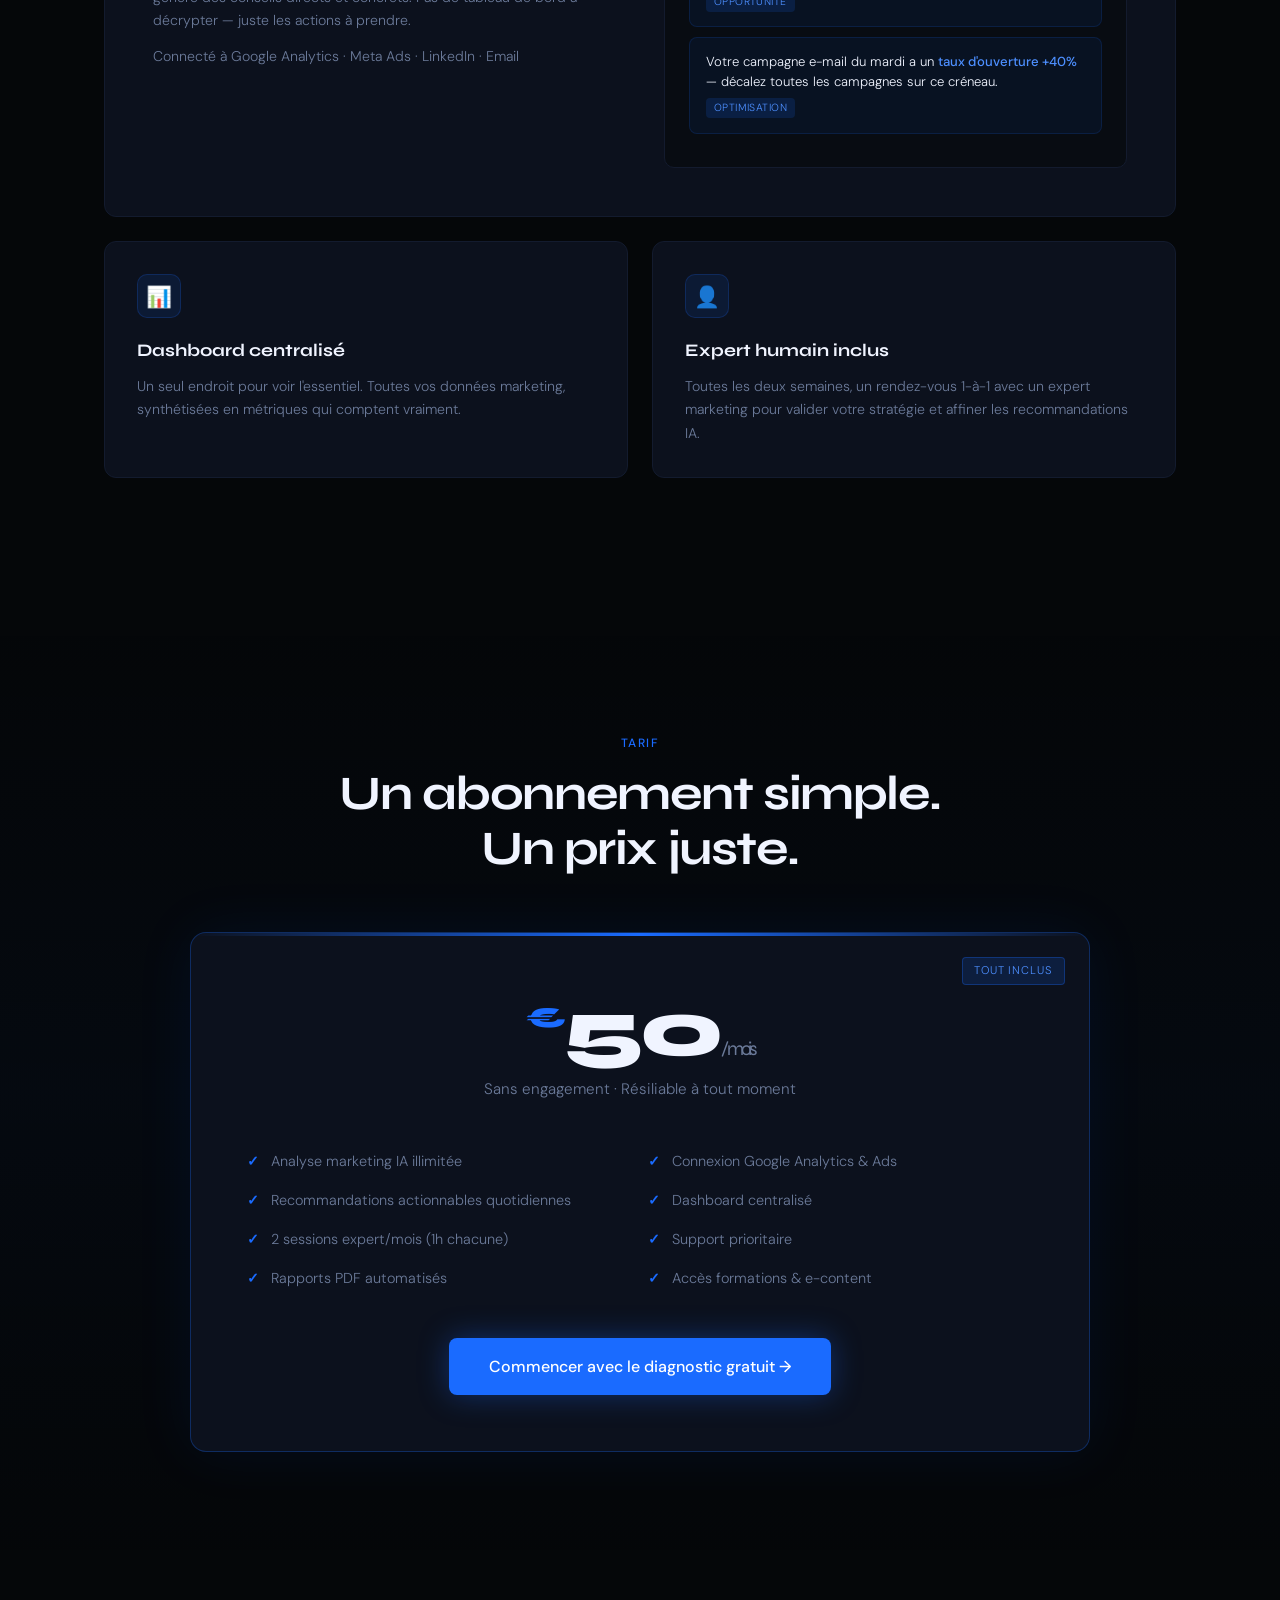
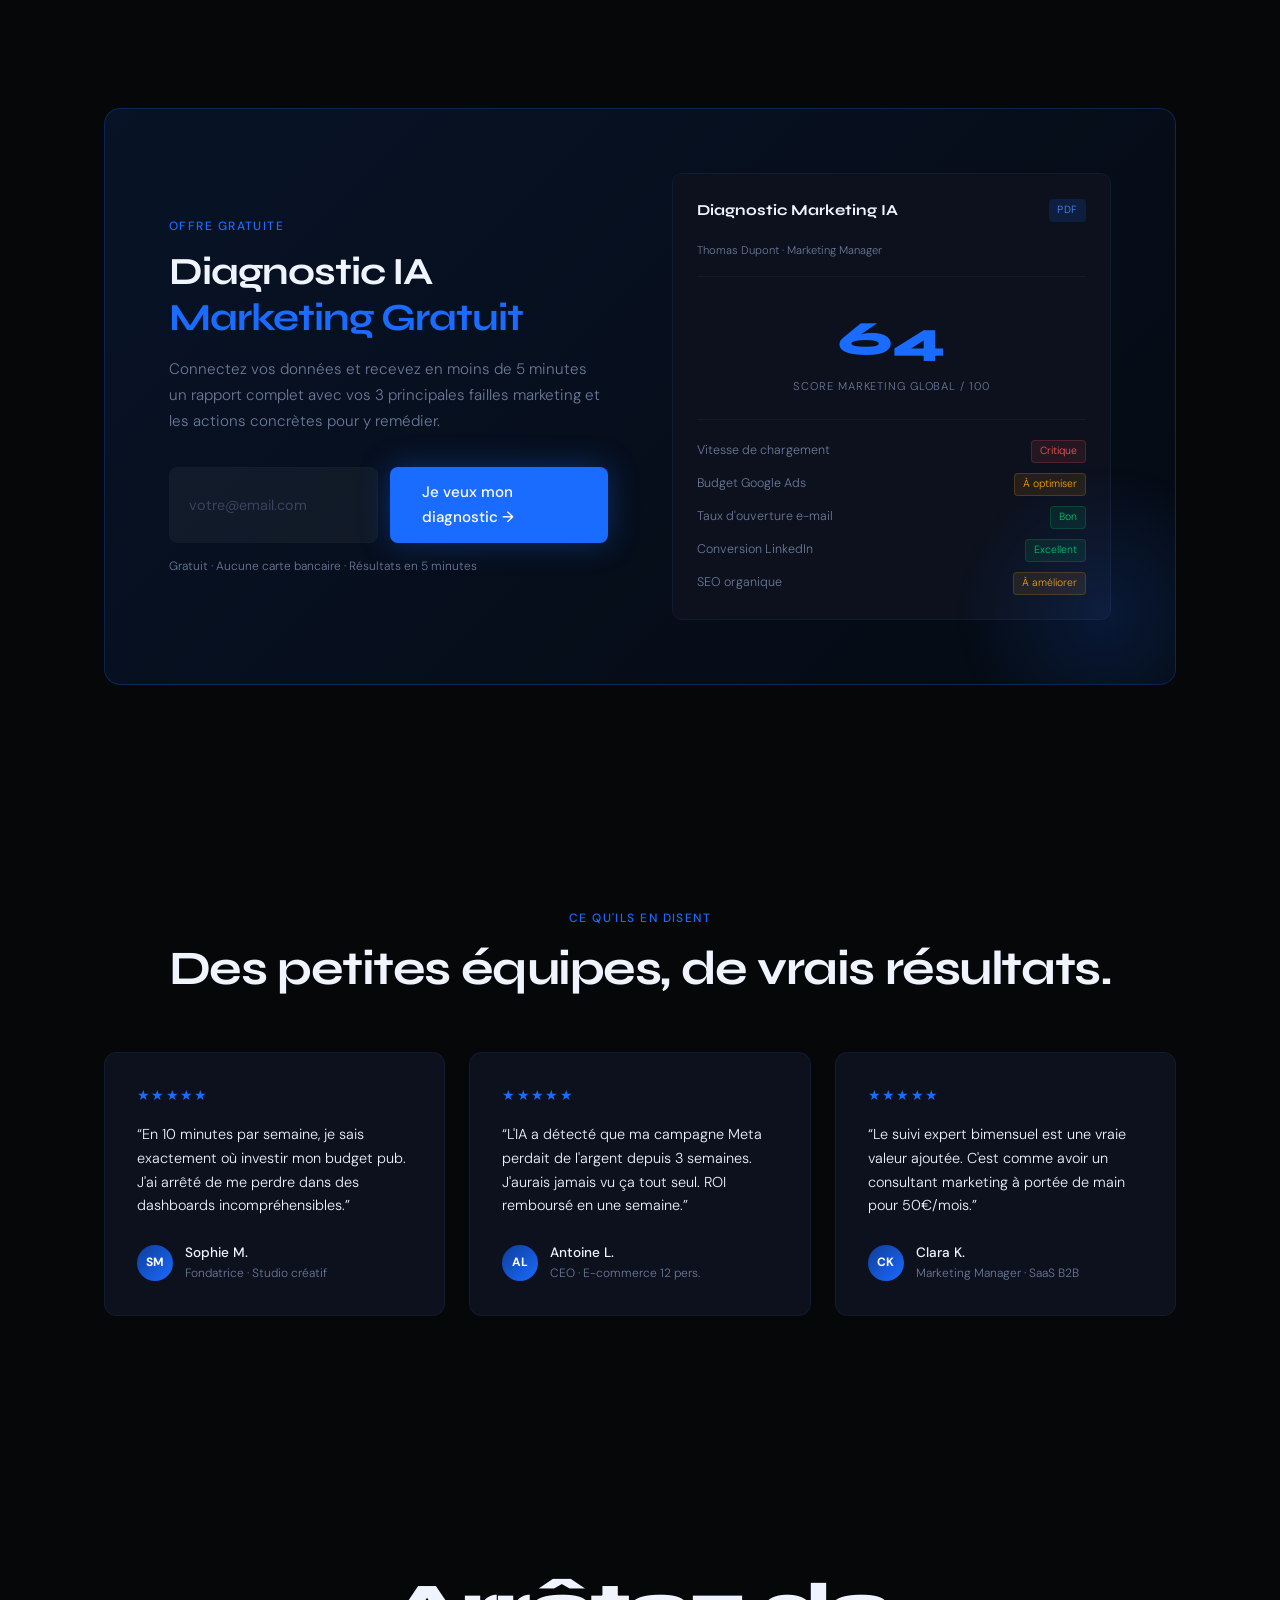
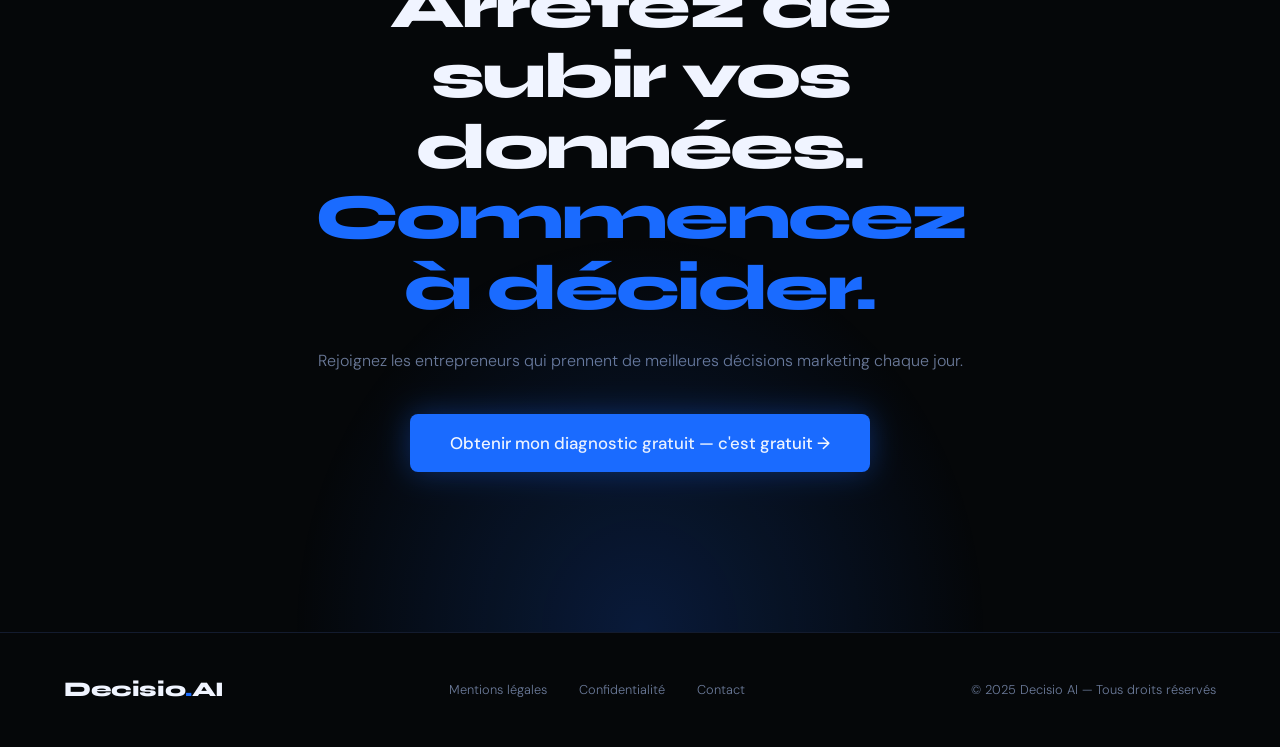
<file: decisio-ai.html>
<!DOCTYPE html>
<html lang="fr">
<head>
<meta charset="UTF-8">
<meta name="viewport" content="width=device-width, initial-scale=1.0">
<title>Decisio AI — Clarity-as-a-Service</title>
<link href="https://fonts.googleapis.com/css2?family=Syne:wght@400;600;700;800&family=DM+Sans:ital,wght@0,300;0,400;0,500;1,300&display=swap" rel="stylesheet">
<style>
  :root {
    --black: #050709;
    --deep: #080c12;
    --blue: #1a6bff;
    --blue-light: #4d8fff;
    --blue-glow: #1a6bff33;
    --blue-dim: #0f3d99;
    --white: #f0f4ff;
    --muted: #6b7a99;
    --card: #0c111d;
    --border: #131b2e;
  }

  *, *::before, *::after { box-sizing: border-box; margin: 0; padding: 0; }

  html { scroll-behavior: smooth; }

  body {
    background: var(--black);
    color: var(--white);
    font-family: 'DM Sans', sans-serif;
    font-weight: 300;
    overflow-x: hidden;
    line-height: 1.6;
  }

  /* ── NOISE TEXTURE ── */
  body::before {
    content: '';
    position: fixed;
    inset: 0;
    background-image: url("data:image/svg+xml,%3Csvg viewBox='0 0 256 256' xmlns='http://www.w3.org/2000/svg'%3E%3Cfilter id='noise'%3E%3CfeTurbulence type='fractalNoise' baseFrequency='0.9' numOctaves='4' stitchTiles='stitch'/%3E%3C/filter%3E%3Crect width='100%25' height='100%25' filter='url(%23noise)' opacity='0.04'/%3E%3C/svg%3E");
    pointer-events: none;
    z-index: 0;
    opacity: 0.4;
  }

  /* ── NAV ── */
  nav {
    position: fixed;
    top: 0; left: 0; right: 0;
    z-index: 100;
    display: flex;
    align-items: center;
    justify-content: space-between;
    padding: 1.2rem 4rem;
    border-bottom: 1px solid var(--border);
    background: rgba(5,7,9,0.85);
    backdrop-filter: blur(20px);
  }

  .logo {
    font-family: 'Syne', sans-serif;
    font-weight: 800;
    font-size: 1.3rem;
    letter-spacing: -0.02em;
    color: var(--white);
  }
  .logo span { color: var(--blue); }

  nav ul {
    list-style: none;
    display: flex;
    gap: 2.5rem;
  }
  nav ul a {
    text-decoration: none;
    color: var(--muted);
    font-size: 0.88rem;
    font-weight: 400;
    letter-spacing: 0.02em;
    transition: color 0.2s;
  }
  nav ul a:hover { color: var(--white); }

  .nav-cta {
    background: var(--blue);
    color: var(--white) !important;
    padding: 0.5rem 1.2rem;
    border-radius: 6px;
    font-weight: 500 !important;
  }
  .nav-cta:hover { background: var(--blue-light); color: var(--white) !important; }

  /* ── HERO ── */
  .hero {
    position: relative;
    min-height: 100vh;
    display: flex;
    flex-direction: column;
    align-items: center;
    justify-content: center;
    text-align: center;
    padding: 8rem 2rem 5rem;
    overflow: hidden;
  }

  .hero-glow {
    position: absolute;
    top: 10%;
    left: 50%;
    transform: translateX(-50%);
    width: 900px;
    height: 600px;
    background: radial-gradient(ellipse at center, rgba(26,107,255,0.18) 0%, transparent 70%);
    pointer-events: none;
  }

  .hero-grid {
    position: absolute;
    inset: 0;
    background-image:
      linear-gradient(rgba(26,107,255,0.04) 1px, transparent 1px),
      linear-gradient(90deg, rgba(26,107,255,0.04) 1px, transparent 1px);
    background-size: 60px 60px;
    mask-image: radial-gradient(ellipse at center, black 20%, transparent 75%);
  }

  .badge {
    display: inline-flex;
    align-items: center;
    gap: 0.5rem;
    background: rgba(26,107,255,0.1);
    border: 1px solid rgba(26,107,255,0.3);
    border-radius: 100px;
    padding: 0.35rem 1rem;
    font-size: 0.78rem;
    letter-spacing: 0.08em;
    text-transform: uppercase;
    color: var(--blue-light);
    margin-bottom: 2rem;
    animation: fadeUp 0.8s ease both;
  }
  .badge::before {
    content: '';
    width: 6px; height: 6px;
    border-radius: 50%;
    background: var(--blue);
    animation: pulse 2s infinite;
  }

  @keyframes pulse {
    0%, 100% { opacity: 1; transform: scale(1); }
    50% { opacity: 0.5; transform: scale(1.4); }
  }

  h1 {
    font-family: 'Syne', sans-serif;
    font-size: clamp(2.8rem, 7vw, 6.5rem);
    font-weight: 800;
    line-height: 1.0;
    letter-spacing: -0.04em;
    max-width: 900px;
    animation: fadeUp 0.9s 0.1s ease both;
  }

  h1 .accent {
    color: var(--blue);
    position: relative;
    display: inline-block;
  }

  .hero-sub {
    font-size: clamp(1rem, 2vw, 1.2rem);
    color: var(--muted);
    max-width: 560px;
    margin: 1.8rem auto 2.8rem;
    font-weight: 300;
    line-height: 1.7;
    animation: fadeUp 0.9s 0.2s ease both;
  }

  .hero-cta {
    display: flex;
    gap: 1rem;
    justify-content: center;
    flex-wrap: wrap;
    animation: fadeUp 0.9s 0.3s ease both;
  }

  .btn-primary {
    background: var(--blue);
    color: #fff;
    padding: 0.85rem 2rem;
    border-radius: 8px;
    font-family: 'DM Sans', sans-serif;
    font-size: 0.95rem;
    font-weight: 500;
    border: none;
    cursor: pointer;
    text-decoration: none;
    display: inline-flex;
    align-items: center;
    gap: 0.5rem;
    transition: all 0.25s;
    box-shadow: 0 0 30px rgba(26,107,255,0.35);
  }
  .btn-primary:hover {
    background: var(--blue-light);
    transform: translateY(-2px);
    box-shadow: 0 0 45px rgba(26,107,255,0.5);
  }

  .btn-ghost {
    background: transparent;
    color: var(--muted);
    padding: 0.85rem 2rem;
    border-radius: 8px;
    font-family: 'DM Sans', sans-serif;
    font-size: 0.95rem;
    font-weight: 400;
    border: 1px solid var(--border);
    cursor: pointer;
    text-decoration: none;
    display: inline-flex;
    align-items: center;
    gap: 0.5rem;
    transition: all 0.25s;
  }
  .btn-ghost:hover { border-color: var(--blue); color: var(--white); }

  .hero-stats {
    display: flex;
    gap: 3rem;
    justify-content: center;
    margin-top: 4rem;
    padding-top: 4rem;
    border-top: 1px solid var(--border);
    animation: fadeUp 0.9s 0.4s ease both;
  }
  .stat { text-align: center; }
  .stat-num {
    font-family: 'Syne', sans-serif;
    font-size: 2rem;
    font-weight: 700;
    color: var(--white);
  }
  .stat-num span { color: var(--blue); }
  .stat-label { font-size: 0.8rem; color: var(--muted); margin-top: 0.2rem; }

  @keyframes fadeUp {
    from { opacity: 0; transform: translateY(24px); }
    to { opacity: 1; transform: translateY(0); }
  }

  /* ── SECTION COMMONS ── */
  section { position: relative; z-index: 1; }

  .section-label {
    font-size: 0.75rem;
    letter-spacing: 0.12em;
    text-transform: uppercase;
    color: var(--blue);
    font-weight: 500;
    margin-bottom: 0.8rem;
  }

  .section-title {
    font-family: 'Syne', sans-serif;
    font-size: clamp(1.8rem, 4vw, 3rem);
    font-weight: 700;
    letter-spacing: -0.03em;
    line-height: 1.15;
  }

  .section-sub {
    color: var(--muted);
    max-width: 520px;
    margin-top: 1rem;
    font-size: 1rem;
    line-height: 1.7;
  }

  /* ── PROBLEM ── */
  .problem {
    padding: 8rem 4rem;
    max-width: 1200px;
    margin: 0 auto;
    display: grid;
    grid-template-columns: 1fr 1fr;
    gap: 6rem;
    align-items: center;
  }

  .problem-visual {
    position: relative;
  }

  .chaos-card {
    background: var(--card);
    border: 1px solid var(--border);
    border-radius: 12px;
    padding: 1.5rem;
    position: relative;
    overflow: hidden;
  }
  .chaos-card::before {
    content: '';
    position: absolute;
    inset: 0;
    background: repeating-linear-gradient(
      45deg,
      transparent,
      transparent 2px,
      rgba(255,80,80,0.03) 2px,
      rgba(255,80,80,0.03) 4px
    );
  }

  .chaos-metrics {
    display: grid;
    grid-template-columns: repeat(3, 1fr);
    gap: 0.75rem;
    margin-bottom: 1rem;
  }
  .chaos-metric {
    background: rgba(255,255,255,0.03);
    border: 1px solid rgba(255,255,255,0.06);
    border-radius: 8px;
    padding: 0.75rem;
    text-align: center;
  }
  .chaos-metric .val {
    font-family: 'Syne', sans-serif;
    font-size: 1.1rem;
    color: var(--muted);
  }
  .chaos-metric .lbl {
    font-size: 0.65rem;
    color: #3a4460;
    margin-top: 0.2rem;
  }

  .chaos-bars {
    display: flex;
    flex-direction: column;
    gap: 0.5rem;
  }
  .bar-row {
    display: flex;
    align-items: center;
    gap: 0.75rem;
    font-size: 0.7rem;
    color: var(--muted);
  }
  .bar-track {
    flex: 1;
    height: 4px;
    background: rgba(255,255,255,0.05);
    border-radius: 2px;
    overflow: hidden;
  }
  .bar-fill {
    height: 100%;
    border-radius: 2px;
    background: linear-gradient(90deg, #3a4460, #4d5580);
  }

  .confusion-label {
    position: absolute;
    top: 1rem; right: 1rem;
    background: rgba(255,80,80,0.1);
    border: 1px solid rgba(255,80,80,0.25);
    color: #ff8080;
    font-size: 0.7rem;
    padding: 0.2rem 0.6rem;
    border-radius: 4px;
    letter-spacing: 0.05em;
  }

  .problem-points {
    list-style: none;
    margin-top: 2rem;
    display: flex;
    flex-direction: column;
    gap: 1rem;
  }
  .problem-points li {
    display: flex;
    align-items: flex-start;
    gap: 0.75rem;
    font-size: 0.95rem;
    color: var(--muted);
    line-height: 1.5;
  }
  .problem-points li::before {
    content: '✕';
    color: #ff5555;
    font-size: 0.8rem;
    margin-top: 0.2rem;
    flex-shrink: 0;
  }

  /* ── HOW IT WORKS ── */
  .how {
    padding: 8rem 4rem;
    background: linear-gradient(180deg, transparent, rgba(26,107,255,0.04), transparent);
  }

  .how-inner {
    max-width: 1200px;
    margin: 0 auto;
  }

  .how-header {
    text-align: center;
    margin-bottom: 5rem;
  }

  .steps {
    display: grid;
    grid-template-columns: repeat(3, 1fr);
    gap: 2px;
    position: relative;
  }

  .steps::before {
    content: '';
    position: absolute;
    top: 3.5rem;
    left: 20%;
    right: 20%;
    height: 1px;
    background: linear-gradient(90deg, transparent, var(--blue-dim), transparent);
  }

  .step {
    background: var(--card);
    border: 1px solid var(--border);
    padding: 2.5rem 2rem;
    position: relative;
    transition: border-color 0.3s;
  }
  .step:first-child { border-radius: 12px 0 0 12px; }
  .step:last-child { border-radius: 0 12px 12px 0; }
  .step:hover { border-color: rgba(26,107,255,0.4); }

  .step-num {
    font-family: 'Syne', sans-serif;
    font-size: 0.75rem;
    font-weight: 700;
    color: var(--blue);
    letter-spacing: 0.1em;
    margin-bottom: 1.5rem;
  }

  .step-icon {
    width: 48px;
    height: 48px;
    background: rgba(26,107,255,0.1);
    border: 1px solid rgba(26,107,255,0.2);
    border-radius: 10px;
    display: flex;
    align-items: center;
    justify-content: center;
    font-size: 1.4rem;
    margin-bottom: 1.5rem;
  }

  .step h3 {
    font-family: 'Syne', sans-serif;
    font-size: 1.15rem;
    font-weight: 700;
    margin-bottom: 0.75rem;
  }
  .step p {
    color: var(--muted);
    font-size: 0.9rem;
    line-height: 1.65;
  }

  /* ── FEATURES ── */
  .features {
    padding: 8rem 4rem;
    max-width: 1200px;
    margin: 0 auto;
  }

  .features-header {
    margin-bottom: 4rem;
  }

  .features-grid {
    display: grid;
    grid-template-columns: repeat(2, 1fr);
    gap: 1.5rem;
  }

  .feature-card {
    background: var(--card);
    border: 1px solid var(--border);
    border-radius: 12px;
    padding: 2rem;
    transition: all 0.3s;
    position: relative;
    overflow: hidden;
  }
  .feature-card::before {
    content: '';
    position: absolute;
    top: 0; left: 0; right: 0;
    height: 2px;
    background: linear-gradient(90deg, transparent, var(--blue), transparent);
    opacity: 0;
    transition: opacity 0.3s;
  }
  .feature-card:hover { border-color: rgba(26,107,255,0.35); transform: translateY(-3px); }
  .feature-card:hover::before { opacity: 1; }

  .feature-card.large {
    grid-column: span 2;
    display: grid;
    grid-template-columns: 1fr 1fr;
    gap: 3rem;
    align-items: center;
    padding: 3rem;
  }

  .feat-icon {
    width: 44px; height: 44px;
    background: rgba(26,107,255,0.1);
    border: 1px solid rgba(26,107,255,0.2);
    border-radius: 10px;
    display: flex;
    align-items: center;
    justify-content: center;
    font-size: 1.3rem;
    margin-bottom: 1.2rem;
  }

  .feature-card h3 {
    font-family: 'Syne', sans-serif;
    font-size: 1.1rem;
    font-weight: 700;
    margin-bottom: 0.6rem;
  }
  .feature-card p { color: var(--muted); font-size: 0.88rem; line-height: 1.65; }

  /* Insight preview card */
  .insight-preview {
    background: var(--deep);
    border: 1px solid var(--border);
    border-radius: 10px;
    padding: 1.5rem;
    font-size: 0.85rem;
  }
  .insight-header {
    display: flex;
    align-items: center;
    gap: 0.6rem;
    margin-bottom: 1.2rem;
    font-size: 0.7rem;
    color: var(--muted);
    text-transform: uppercase;
    letter-spacing: 0.08em;
  }
  .insight-dot {
    width: 8px; height: 8px;
    border-radius: 50%;
    background: var(--blue);
    animation: pulse 2s infinite;
  }
  .insight-item {
    background: rgba(26,107,255,0.07);
    border: 1px solid rgba(26,107,255,0.15);
    border-radius: 8px;
    padding: 0.9rem 1rem;
    margin-bottom: 0.6rem;
    color: var(--white);
    line-height: 1.5;
    font-size: 0.82rem;
  }
  .insight-item strong { color: var(--blue-light); font-weight: 500; }
  .insight-tag {
    display: inline-block;
    font-size: 0.65rem;
    background: rgba(26,107,255,0.15);
    color: var(--blue-light);
    padding: 0.15rem 0.5rem;
    border-radius: 4px;
    margin-top: 0.4rem;
    letter-spacing: 0.04em;
  }

  /* ── PRICING ── */
  .pricing {
    padding: 8rem 4rem;
    background: linear-gradient(180deg, transparent, rgba(26,107,255,0.03), transparent);
  }
  .pricing-inner {
    max-width: 900px;
    margin: 0 auto;
    text-align: center;
  }
  .pricing-card {
    margin-top: 3.5rem;
    background: var(--card);
    border: 1px solid rgba(26,107,255,0.3);
    border-radius: 16px;
    padding: 3.5rem;
    position: relative;
    overflow: hidden;
    box-shadow: 0 0 60px rgba(26,107,255,0.08);
  }
  .pricing-card::before {
    content: '';
    position: absolute;
    top: 0; left: 0; right: 0;
    height: 3px;
    background: linear-gradient(90deg, transparent, var(--blue), transparent);
  }
  .price-badge {
    position: absolute;
    top: 1.5rem; right: 1.5rem;
    background: rgba(26,107,255,0.15);
    border: 1px solid rgba(26,107,255,0.3);
    color: var(--blue-light);
    font-size: 0.7rem;
    letter-spacing: 0.08em;
    text-transform: uppercase;
    padding: 0.25rem 0.7rem;
    border-radius: 4px;
  }
  .price-display {
    font-family: 'Syne', sans-serif;
    font-size: 5rem;
    font-weight: 800;
    letter-spacing: -0.04em;
    line-height: 1;
    margin-bottom: 0.5rem;
  }
  .price-display sup { font-size: 1.8rem; vertical-align: super; color: var(--blue); }
  .price-display .period { font-size: 1.2rem; color: var(--muted); font-weight: 400; }
  .price-desc { color: var(--muted); font-size: 0.95rem; margin-bottom: 3rem; }

  .price-features {
    display: grid;
    grid-template-columns: repeat(2, 1fr);
    gap: 1rem;
    margin-bottom: 3rem;
    text-align: left;
  }
  .price-feature {
    display: flex;
    align-items: center;
    gap: 0.75rem;
    font-size: 0.9rem;
    color: var(--muted);
  }
  .price-feature::before {
    content: '✓';
    color: var(--blue);
    font-weight: 700;
    flex-shrink: 0;
  }

  /* ── LEAD MAGNET ── */
  .lead-magnet {
    padding: 8rem 4rem;
    max-width: 1200px;
    margin: 0 auto;
  }
  .lm-card {
    background: linear-gradient(135deg, rgba(26,107,255,0.12), rgba(26,107,255,0.04));
    border: 1px solid rgba(26,107,255,0.25);
    border-radius: 16px;
    padding: 4rem;
    display: grid;
    grid-template-columns: 1fr 1fr;
    gap: 4rem;
    align-items: center;
    position: relative;
    overflow: hidden;
  }
  .lm-card::after {
    content: '';
    position: absolute;
    bottom: -80px; right: -80px;
    width: 300px; height: 300px;
    border-radius: 50%;
    background: radial-gradient(circle, rgba(26,107,255,0.15), transparent 70%);
    pointer-events: none;
  }
  .lm-title {
    font-family: 'Syne', sans-serif;
    font-size: clamp(1.6rem, 3vw, 2.5rem);
    font-weight: 700;
    letter-spacing: -0.03em;
    line-height: 1.2;
    margin-bottom: 1rem;
  }
  .lm-title span { color: var(--blue); }
  .lm-desc { color: var(--muted); font-size: 0.95rem; line-height: 1.7; margin-bottom: 2rem; }

  .form-group {
    display: flex;
    gap: 0.75rem;
  }
  .form-input {
    flex: 1;
    background: rgba(255,255,255,0.04);
    border: 1px solid var(--border);
    border-radius: 8px;
    padding: 0.85rem 1.2rem;
    color: var(--white);
    font-family: 'DM Sans', sans-serif;
    font-size: 0.9rem;
    outline: none;
    transition: border-color 0.2s;
  }
  .form-input::placeholder { color: #3a4460; }
  .form-input:focus { border-color: var(--blue); }

  .report-mock {
    background: var(--card);
    border: 1px solid var(--border);
    border-radius: 10px;
    padding: 1.5rem;
    position: relative;
  }
  .report-mock-header {
    display: flex;
    align-items: center;
    justify-content: space-between;
    margin-bottom: 1.2rem;
    font-size: 0.75rem;
    color: var(--muted);
  }
  .report-title {
    font-family: 'Syne', sans-serif;
    font-size: 0.95rem;
    font-weight: 700;
    color: var(--white);
  }
  .report-badge {
    background: rgba(26,107,255,0.15);
    color: var(--blue-light);
    font-size: 0.65rem;
    padding: 0.2rem 0.5rem;
    border-radius: 4px;
    letter-spacing: 0.06em;
  }
  .report-score {
    text-align: center;
    padding: 1.5rem 0;
    border-top: 1px solid var(--border);
    border-bottom: 1px solid var(--border);
    margin-bottom: 1.2rem;
  }
  .score-num {
    font-family: 'Syne', sans-serif;
    font-size: 3rem;
    font-weight: 800;
    color: var(--blue);
  }
  .score-label { font-size: 0.7rem; color: var(--muted); text-transform: uppercase; letter-spacing: 0.08em; }
  .report-items { display: flex; flex-direction: column; gap: 0.6rem; }
  .report-item {
    display: flex;
    align-items: center;
    justify-content: space-between;
    font-size: 0.78rem;
  }
  .report-item-name { color: var(--muted); }
  .report-item-status {
    font-size: 0.65rem;
    padding: 0.15rem 0.5rem;
    border-radius: 4px;
  }
  .status-good { background: rgba(0,200,100,0.1); color: #00c864; border: 1px solid rgba(0,200,100,0.2); }
  .status-warn { background: rgba(255,160,0,0.1); color: #ffa000; border: 1px solid rgba(255,160,0,0.2); }
  .status-bad { background: rgba(255,80,80,0.1); color: #ff5555; border: 1px solid rgba(255,80,80,0.2); }

  /* ── SOCIAL PROOF ── */
  .social {
    padding: 6rem 4rem;
    max-width: 1200px;
    margin: 0 auto;
  }
  .social-header { text-align: center; margin-bottom: 3.5rem; }
  .testimonials {
    display: grid;
    grid-template-columns: repeat(3, 1fr);
    gap: 1.5rem;
  }
  .testimonial {
    background: var(--card);
    border: 1px solid var(--border);
    border-radius: 12px;
    padding: 2rem;
    transition: border-color 0.3s;
  }
  .testimonial:hover { border-color: rgba(26,107,255,0.3); }
  .stars {
    color: var(--blue);
    font-size: 0.85rem;
    letter-spacing: 0.1em;
    margin-bottom: 1rem;
  }
  .testimonial q {
    display: block;
    font-size: 0.9rem;
    color: var(--white);
    line-height: 1.65;
    margin-bottom: 1.5rem;
    quotes: "\201C" "\201D";
  }
  .testimonial q::before { content: open-quote; }
  .testimonial q::after { content: close-quote; }
  .author {
    display: flex;
    align-items: center;
    gap: 0.75rem;
  }
  .author-avatar {
    width: 36px; height: 36px;
    border-radius: 50%;
    background: linear-gradient(135deg, var(--blue-dim), var(--blue));
    display: flex;
    align-items: center;
    justify-content: center;
    font-size: 0.75rem;
    font-weight: 700;
    color: #fff;
    flex-shrink: 0;
  }
  .author-name { font-size: 0.85rem; font-weight: 500; }
  .author-role { font-size: 0.75rem; color: var(--muted); }

  /* ── FOOTER CTA ── */
  .footer-cta {
    padding: 10rem 4rem;
    text-align: center;
    position: relative;
    overflow: hidden;
  }
  .footer-cta-glow {
    position: absolute;
    bottom: 0; left: 50%;
    transform: translateX(-50%);
    width: 700px; height: 400px;
    background: radial-gradient(ellipse at center bottom, rgba(26,107,255,0.2), transparent 70%);
    pointer-events: none;
  }
  .footer-cta h2 {
    font-family: 'Syne', sans-serif;
    font-size: clamp(2rem, 5vw, 4.5rem);
    font-weight: 800;
    letter-spacing: -0.04em;
    line-height: 1.1;
    max-width: 700px;
    margin: 0 auto 1.5rem;
  }
  .footer-cta h2 span { color: var(--blue); }
  .footer-cta p { color: var(--muted); font-size: 1rem; margin-bottom: 2.5rem; }

  /* ── FOOTER ── */
  footer {
    border-top: 1px solid var(--border);
    padding: 2.5rem 4rem;
    display: flex;
    align-items: center;
    justify-content: space-between;
    font-size: 0.8rem;
    color: var(--muted);
  }
  footer a { color: var(--muted); text-decoration: none; }
  footer a:hover { color: var(--white); }

  /* ── SCROLL ANIMATIONS ── */
  .reveal {
    opacity: 0;
    transform: translateY(30px);
    transition: opacity 0.7s ease, transform 0.7s ease;
  }
  .reveal.visible {
    opacity: 1;
    transform: none;
  }

  /* ── RESPONSIVE ── */
  @media (max-width: 900px) {
    nav { padding: 1rem 1.5rem; }
    nav ul { display: none; }
    .problem, .features-grid .feature-card.large, .lm-card { grid-template-columns: 1fr; }
    .problem { padding: 5rem 1.5rem; gap: 3rem; }
    .how, .features, .pricing, .lead-magnet, .social { padding: 5rem 1.5rem; }
    .steps { grid-template-columns: 1fr; }
    .step { border-radius: 12px !important; }
    .steps::before { display: none; }
    .features-grid { grid-template-columns: 1fr; }
    .feature-card.large { grid-column: span 1; }
    .testimonials { grid-template-columns: 1fr; }
    .hero-stats { gap: 2rem; }
    footer { flex-direction: column; gap: 1rem; text-align: center; }
    .form-group { flex-direction: column; }
    .price-features { grid-template-columns: 1fr; }
  }
</style>
</head>
<body>

<!-- NAV -->
<nav>
  <div class="logo">Decisio<span>.</span>AI</div>
  <ul>
    <li><a href="#problem">Problème</a></li>
    <li><a href="#how">Comment ça marche</a></li>
    <li><a href="#pricing">Tarif</a></li>
    <li><a href="#diagnostic" class="nav-cta">Diagnostic gratuit</a></li>
  </ul>
</nav>

<!-- HERO -->
<section class="hero">
  <div class="hero-glow"></div>
  <div class="hero-grid"></div>

  <div class="badge">Clarity-as-a-Service · Propulsé par l'IA</div>

  <h1>Transformez vos données<br>en <span class="accent">décisions claires</span></h1>

  <p class="hero-sub">
    Votre marketing génère des données. Decisio AI les analyse, détecte les opportunités et vous dit exactement quoi faire — en quelques secondes.
  </p>

  <div class="hero-cta">
    <a href="#diagnostic" class="btn-primary">
      Obtenir mon diagnostic gratuit →
    </a>
    <a href="#how" class="btn-ghost">
      Voir comment ça marche
    </a>
  </div>

  <div class="hero-stats">
    <div class="stat">
      <div class="stat-num">3x<span>+</span></div>
      <div class="stat-label">Décisions plus rapides</div>
    </div>
    <div class="stat">
      <div class="stat-num"><span>€</span>50</div>
      <div class="stat-label">Par mois tout inclus</div>
    </div>
    <div class="stat">
      <div class="stat-num">100<span>%</span></div>
      <div class="stat-label">Recommandations actionnables</div>
    </div>
  </div>
</section>

<!-- PROBLEM -->
<section id="problem">
<div class="problem">
  <div class="problem-text reveal">
    <p class="section-label">Le problème</p>
    <h2 class="section-title">Trop de données.<br>Pas assez de réponses.</h2>
    <p class="section-sub">
      Vous avez Google Analytics, Meta Ads, des tableaux de bord partout… mais aucun outil ne vous dit quoi faire concrètement.
    </p>
    <ul class="problem-points">
      <li>Des dashboards complexes que personne ne comprend vraiment</li>
      <li>Des heures perdues à analyser sans conclusion claire</li>
      <li>Des décisions prises à l'instinct plutôt que sur les données</li>
      <li>De l'argent gaspillé sur des actions inefficaces</li>
    </ul>
  </div>

  <div class="problem-visual reveal">
    <div class="chaos-card">
      <span class="confusion-label">COMPLEXE</span>
      <div class="chaos-metrics">
        <div class="chaos-metric"><div class="val">4,218</div><div class="lbl">Sessions</div></div>
        <div class="chaos-metric"><div class="val">38.2%</div><div class="lbl">Bounce rate</div></div>
        <div class="chaos-metric"><div class="val">€1.84</div><div class="lbl">CPC moyen</div></div>
        <div class="chaos-metric"><div class="val">2.1%</div><div class="lbl">Conv. rate</div></div>
        <div class="chaos-metric"><div class="val">€312</div><div class="lbl">Revenue</div></div>
        <div class="chaos-metric"><div class="val">142s</div><div class="lbl">Avg time</div></div>
      </div>
      <div class="chaos-bars">
        <div class="bar-row">Campaign A <div class="bar-track"><div class="bar-fill" style="width:72%"></div></div> 72%</div>
        <div class="bar-row">Campaign B <div class="bar-track"><div class="bar-fill" style="width:45%"></div></div> 45%</div>
        <div class="bar-row">Campaign C <div class="bar-track"><div class="bar-fill" style="width:89%"></div></div> 89%</div>
        <div class="bar-row">Campaign D <div class="bar-track"><div class="bar-fill" style="width:23%"></div></div> 23%</div>
      </div>
    </div>
    <div style="text-align:center; margin-top:1.2rem; color:var(--muted); font-size:0.8rem;">
      Mais… que dois-je faire maintenant ?
    </div>
  </div>
</div>
</section>

<!-- HOW IT WORKS -->
<section id="how" class="how">
  <div class="how-inner">
    <div class="how-header reveal">
      <p class="section-label">Comment ça marche</p>
      <h2 class="section-title">Simple. Rapide. Actionnable.</h2>
    </div>

    <div class="steps">
      <div class="step reveal">
        <div class="step-num">01</div>
        <div class="step-icon">🔗</div>
        <h3>Connectez vos outils</h3>
        <p>Reliez Google Analytics, Meta Ads, vos réseaux sociaux. En quelques clics, sans configuration technique.</p>
      </div>
      <div class="step reveal">
        <div class="step-num">02</div>
        <div class="step-icon">🧠</div>
        <h3>L'IA analyse tout</h3>
        <p>Notre agent IA parcourt vos données, détecte les patterns, identifie les problèmes et les opportunités.</p>
      </div>
      <div class="step reveal">
        <div class="step-num">03</div>
        <div class="step-icon">⚡</div>
        <h3>Décidez en confiance</h3>
        <p>Recevez des recommandations claires et directes. Pas de jargon, pas de données brutes — juste quoi faire.</p>
      </div>
    </div>
  </div>
</section>

<!-- FEATURES -->
<section class="features">
  <div class="features-header reveal">
    <p class="section-label">Fonctionnalités</p>
    <h2 class="section-title">Tout ce dont vous avez besoin.<br>Rien de superflu.</h2>
  </div>

  <div class="features-grid">
    <div class="feature-card large reveal">
      <div>
        <div class="feat-icon">🤖</div>
        <h3>Recommandations IA en temps réel</h3>
        <p>Votre agent IA analyse vos performances marketing en continu et génère des conseils directs et concrets. Pas de tableau de bord à décrypter — juste les actions à prendre.</p>
        <p style="margin-top:0.75rem; color:var(--muted); font-size:0.88rem;">Connecté à Google Analytics · Meta Ads · LinkedIn · Email</p>
      </div>
      <div class="insight-preview">
        <div class="insight-header">
          <span class="insight-dot"></span>
          Insights actifs — Aujourd'hui
        </div>
        <div class="insight-item">
          Votre <strong>taux de conversion est bas</strong> car la page d'accueil met 4.2s à charger. Compressez les images.
          <br><span class="insight-tag">URGENT</span>
        </div>
        <div class="insight-item">
          <strong>Augmentez le budget LinkedIn</strong> de 30% — votre coût par lead y est 2x moins cher qu'en Google Ads.
          <br><span class="insight-tag">OPPORTUNITÉ</span>
        </div>
        <div class="insight-item">
          Votre campagne e-mail du mardi a un <strong>taux d'ouverture +40%</strong> — décalez toutes les campagnes sur ce créneau.
          <br><span class="insight-tag">OPTIMISATION</span>
        </div>
      </div>
    </div>

    <div class="feature-card reveal">
      <div class="feat-icon">📊</div>
      <h3>Dashboard centralisé</h3>
      <p>Un seul endroit pour voir l'essentiel. Toutes vos données marketing, synthétisées en métriques qui comptent vraiment.</p>
    </div>

    <div class="feature-card reveal">
      <div class="feat-icon">👤</div>
      <h3>Expert humain inclus</h3>
      <p>Toutes les deux semaines, un rendez-vous 1-à-1 avec un expert marketing pour valider votre stratégie et affiner les recommandations IA.</p>
    </div>
  </div>
</section>

<!-- PRICING -->
<section id="pricing" class="pricing">
  <div class="pricing-inner">
    <div class="reveal">
      <p class="section-label">Tarif</p>
      <h2 class="section-title">Un abonnement simple.<br>Un prix juste.</h2>
    </div>

    <div class="pricing-card reveal">
      <span class="price-badge">Tout inclus</span>
      <div class="price-display">
        <sup>€</sup>50<span class="period"> / mois</span>
      </div>
      <p class="price-desc">Sans engagement · Résiliable à tout moment</p>

      <div class="price-features">
        <div class="price-feature">Analyse marketing IA illimitée</div>
        <div class="price-feature">Connexion Google Analytics & Ads</div>
        <div class="price-feature">Recommandations actionnables quotidiennes</div>
        <div class="price-feature">Dashboard centralisé</div>
        <div class="price-feature">2 sessions expert/mois (1h chacune)</div>
        <div class="price-feature">Support prioritaire</div>
        <div class="price-feature">Rapports PDF automatisés</div>
        <div class="price-feature">Accès formations & e-content</div>
      </div>

      <a href="#diagnostic" class="btn-primary" style="font-size:1rem; padding:1rem 2.5rem;">
        Commencer avec le diagnostic gratuit →
      </a>
    </div>
  </div>
</section>

<!-- LEAD MAGNET -->
<section id="diagnostic" class="lead-magnet">
  <div class="lm-card reveal">
    <div>
      <p class="section-label">Offre gratuite</p>
      <h2 class="lm-title">Diagnostic IA<br><span>Marketing Gratuit</span></h2>
      <p class="lm-desc">
        Connectez vos données et recevez en moins de 5 minutes un rapport complet avec vos 3 principales failles marketing et les actions concrètes pour y remédier.
      </p>
      <div class="form-group">
        <input type="email" class="form-input" placeholder="votre@email.com">
        <a href="#" class="btn-primary">Je veux mon diagnostic →</a>
      </div>
      <p style="margin-top:0.9rem; font-size:0.75rem; color:var(--muted);">
        Gratuit · Aucune carte bancaire · Résultats en 5 minutes
      </p>
    </div>

    <div class="report-mock">
      <div class="report-mock-header">
        <span class="report-title">Diagnostic Marketing IA</span>
        <span class="report-badge">PDF</span>
      </div>
      <div style="font-size:0.7rem; color:var(--muted); margin-bottom:1rem;">Thomas Dupont · Marketing Manager</div>
      <div class="report-score">
        <div class="score-num">64</div>
        <div class="score-label">Score marketing global / 100</div>
      </div>
      <div class="report-items">
        <div class="report-item">
          <span class="report-item-name">Vitesse de chargement</span>
          <span class="report-item-status status-bad">Critique</span>
        </div>
        <div class="report-item">
          <span class="report-item-name">Budget Google Ads</span>
          <span class="report-item-status status-warn">À optimiser</span>
        </div>
        <div class="report-item">
          <span class="report-item-name">Taux d'ouverture e-mail</span>
          <span class="report-item-status status-good">Bon</span>
        </div>
        <div class="report-item">
          <span class="report-item-name">Conversion LinkedIn</span>
          <span class="report-item-status status-good">Excellent</span>
        </div>
        <div class="report-item">
          <span class="report-item-name">SEO organique</span>
          <span class="report-item-status status-warn">À améliorer</span>
        </div>
      </div>
    </div>
  </div>
</section>

<!-- SOCIAL PROOF -->
<section class="social">
  <div class="social-header reveal">
    <p class="section-label">Ce qu'ils en disent</p>
    <h2 class="section-title">Des petites équipes, de vrais résultats.</h2>
  </div>

  <div class="testimonials">
    <div class="testimonial reveal">
      <div class="stars">★★★★★</div>
      <q>En 10 minutes par semaine, je sais exactement où investir mon budget pub. J'ai arrêté de me perdre dans des dashboards incompréhensibles.</q>
      <div class="author">
        <div class="author-avatar">SM</div>
        <div>
          <div class="author-name">Sophie M.</div>
          <div class="author-role">Fondatrice · Studio créatif</div>
        </div>
      </div>
    </div>

    <div class="testimonial reveal">
      <div class="stars">★★★★★</div>
      <q>L'IA a détecté que ma campagne Meta perdait de l'argent depuis 3 semaines. J'aurais jamais vu ça tout seul. ROI remboursé en une semaine.</q>
      <div class="author">
        <div class="author-avatar">AL</div>
        <div>
          <div class="author-name">Antoine L.</div>
          <div class="author-role">CEO · E-commerce 12 pers.</div>
        </div>
      </div>
    </div>

    <div class="testimonial reveal">
      <div class="stars">★★★★★</div>
      <q>Le suivi expert bimensuel est une vraie valeur ajoutée. C'est comme avoir un consultant marketing à portée de main pour 50€/mois.</q>
      <div class="author">
        <div class="author-avatar">CK</div>
        <div>
          <div class="author-name">Clara K.</div>
          <div class="author-role">Marketing Manager · SaaS B2B</div>
        </div>
      </div>
    </div>
  </div>
</section>

<!-- FOOTER CTA -->
<section class="footer-cta">
  <div class="footer-cta-glow"></div>
  <h2>Arrêtez de subir vos données.<br><span>Commencez à décider.</span></h2>
  <p>Rejoignez les entrepreneurs qui prennent de meilleures décisions marketing chaque jour.</p>
  <a href="#diagnostic" class="btn-primary" style="font-size:1.05rem; padding:1rem 2.5rem;">
    Obtenir mon diagnostic gratuit — c'est gratuit →
  </a>
</section>

<!-- FOOTER -->
<footer>
  <div class="logo">Decisio<span>.</span>AI</div>
  <div style="display:flex; gap:2rem;">
    <a href="#">Mentions légales</a>
    <a href="#">Confidentialité</a>
    <a href="#">Contact</a>
  </div>
  <div>© 2025 Decisio AI — Tous droits réservés</div>
</footer>

<script>
  // Scroll reveal
  const reveals = document.querySelectorAll('.reveal');
  const observer = new IntersectionObserver((entries) => {
    entries.forEach((entry, i) => {
      if (entry.isIntersecting) {
        setTimeout(() => entry.target.classList.add('visible'), i * 80);
        observer.unobserve(entry.target);
      }
    });
  }, { threshold: 0.1, rootMargin: '0px 0px -40px 0px' });
  reveals.forEach(el => observer.observe(el));

  // Nav scroll effect
  const nav = document.querySelector('nav');
  window.addEventListener('scroll', () => {
    nav.style.borderBottomColor = window.scrollY > 50 ? 'rgba(26,107,255,0.15)' : 'var(--border)';
  });
</script>

</body>
</html>
</file>
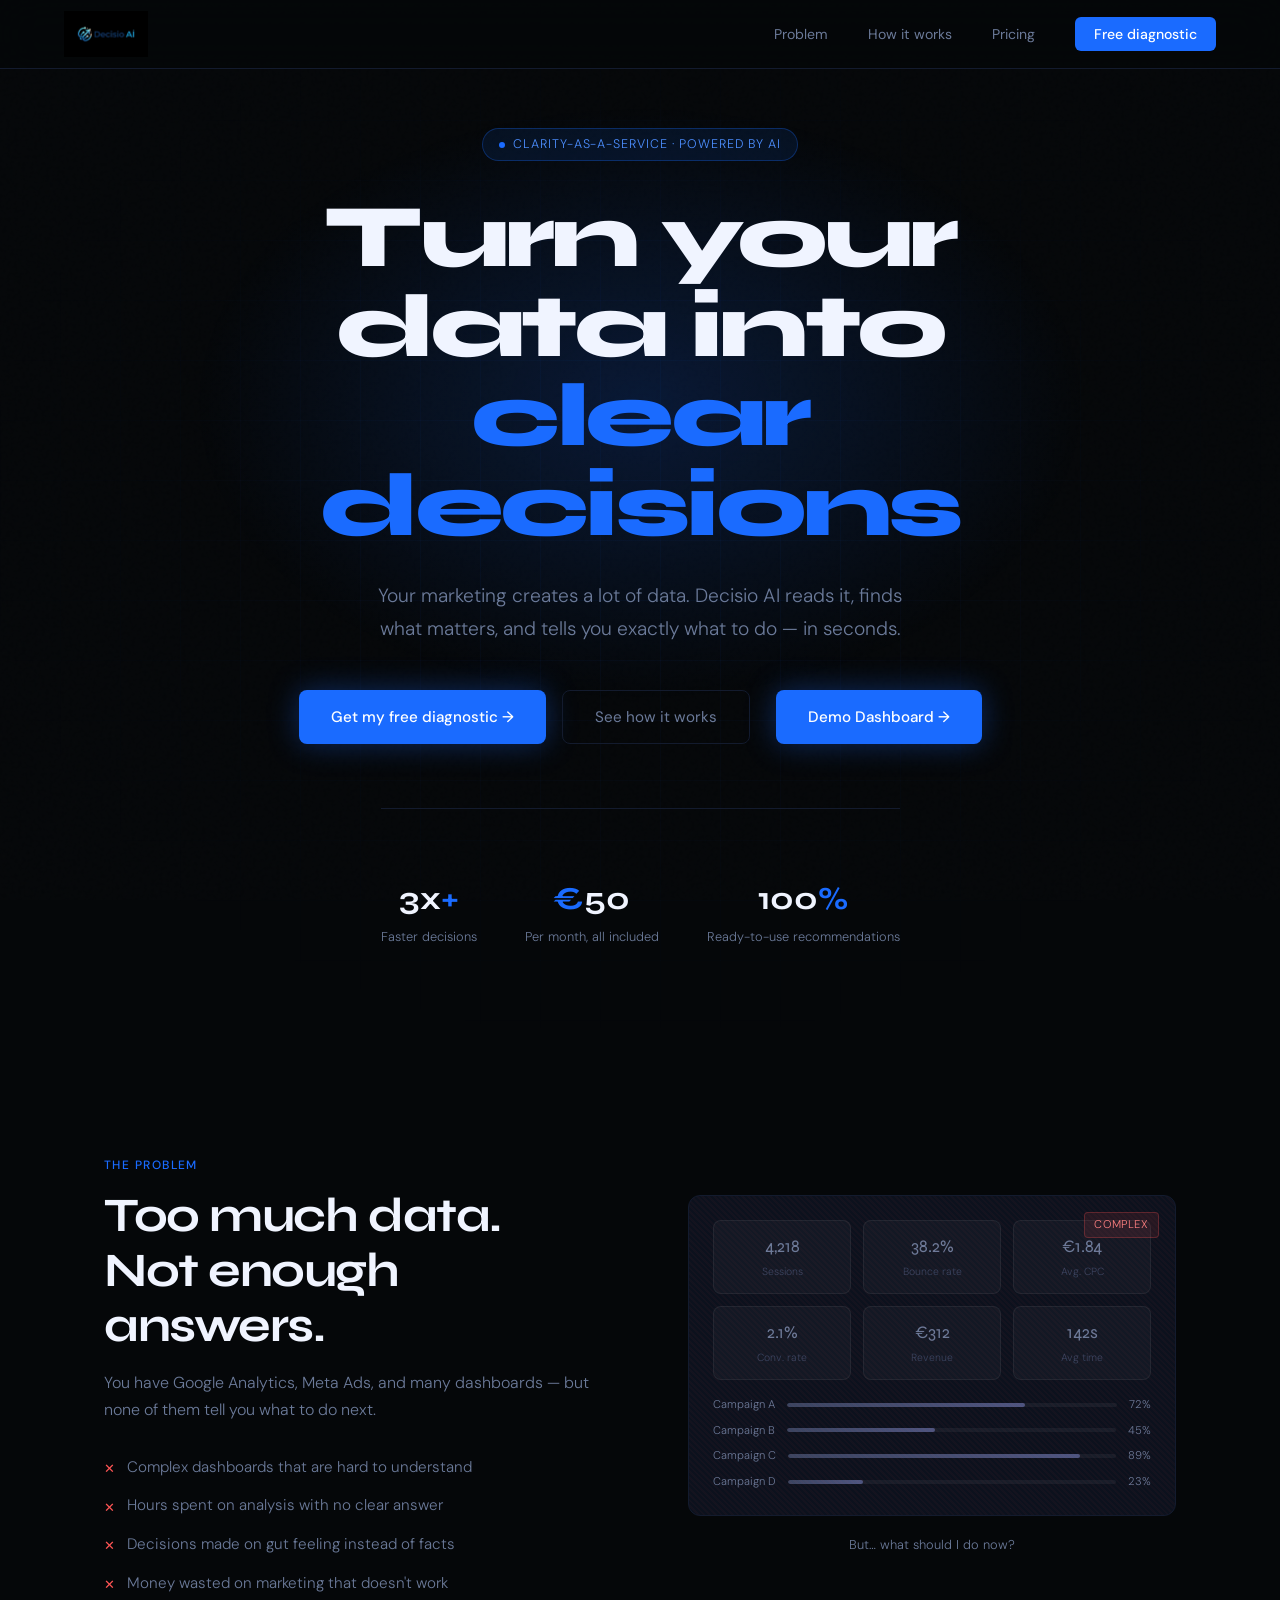
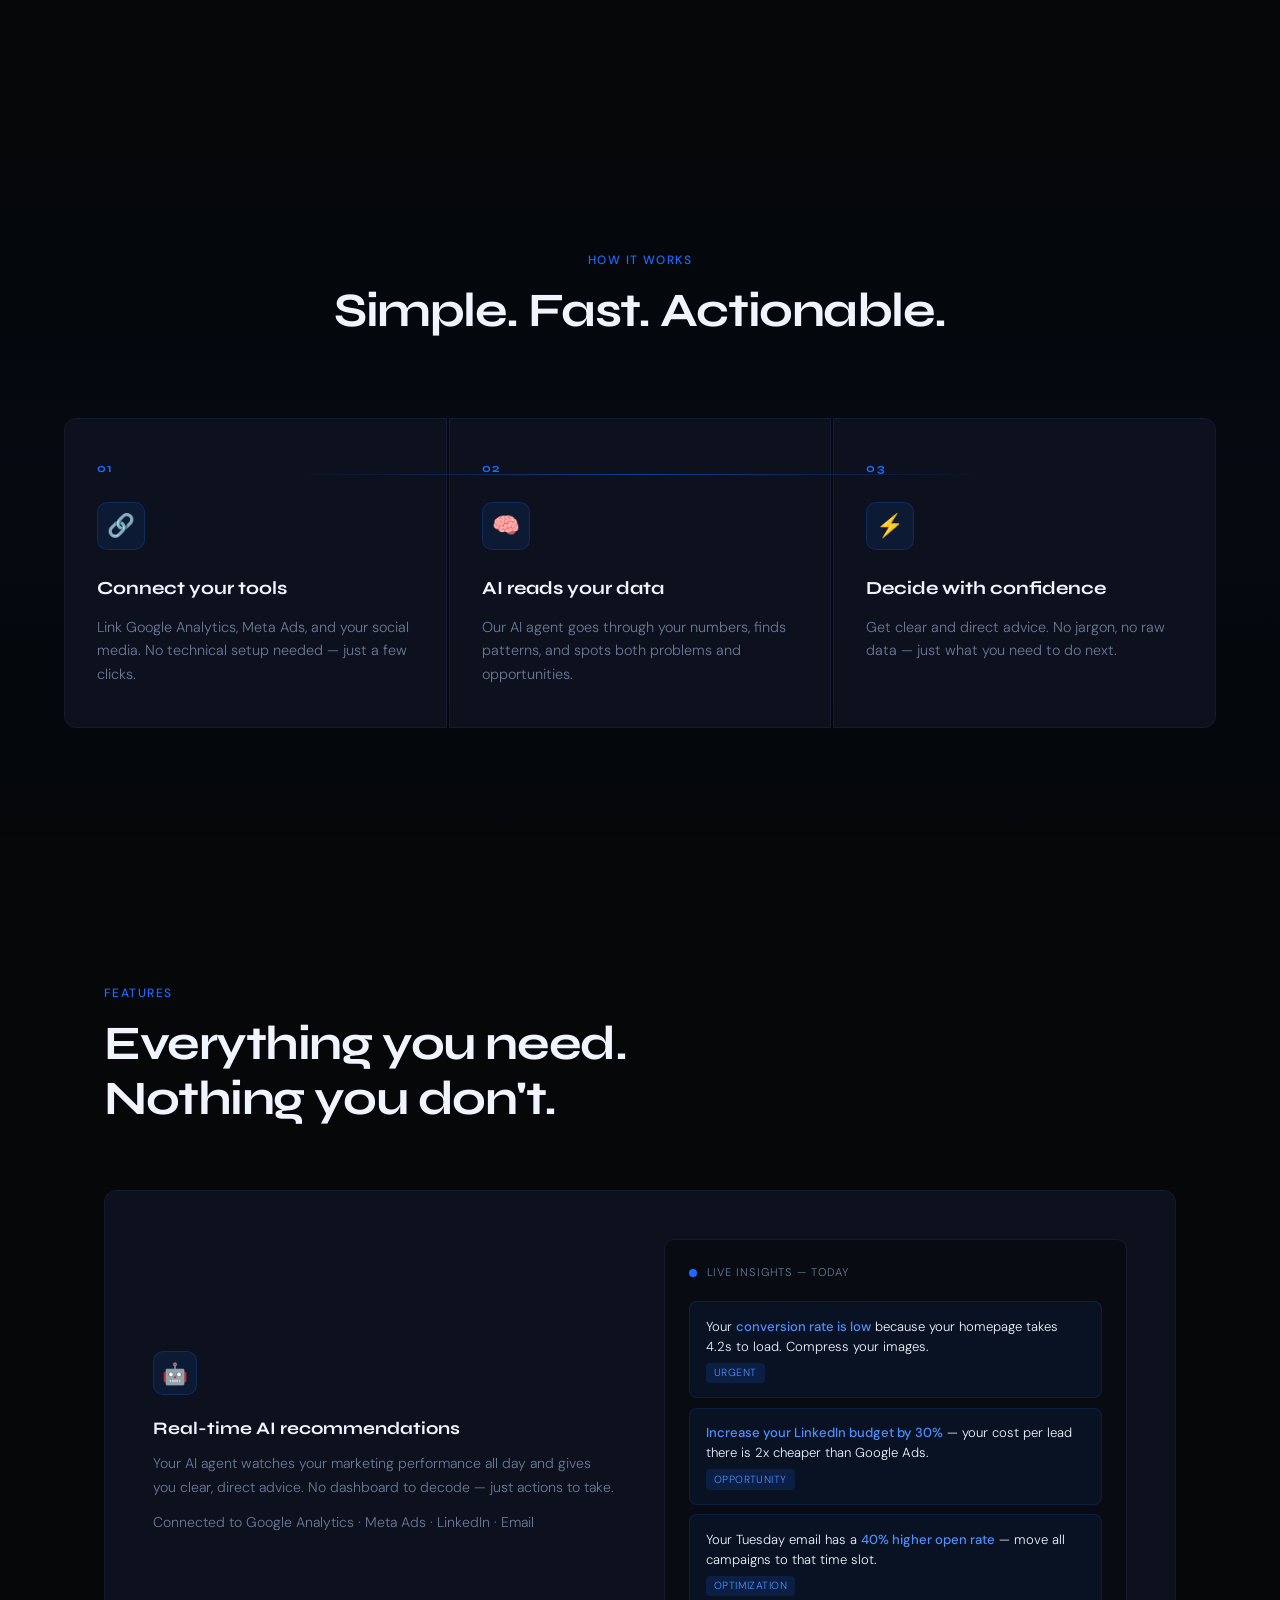
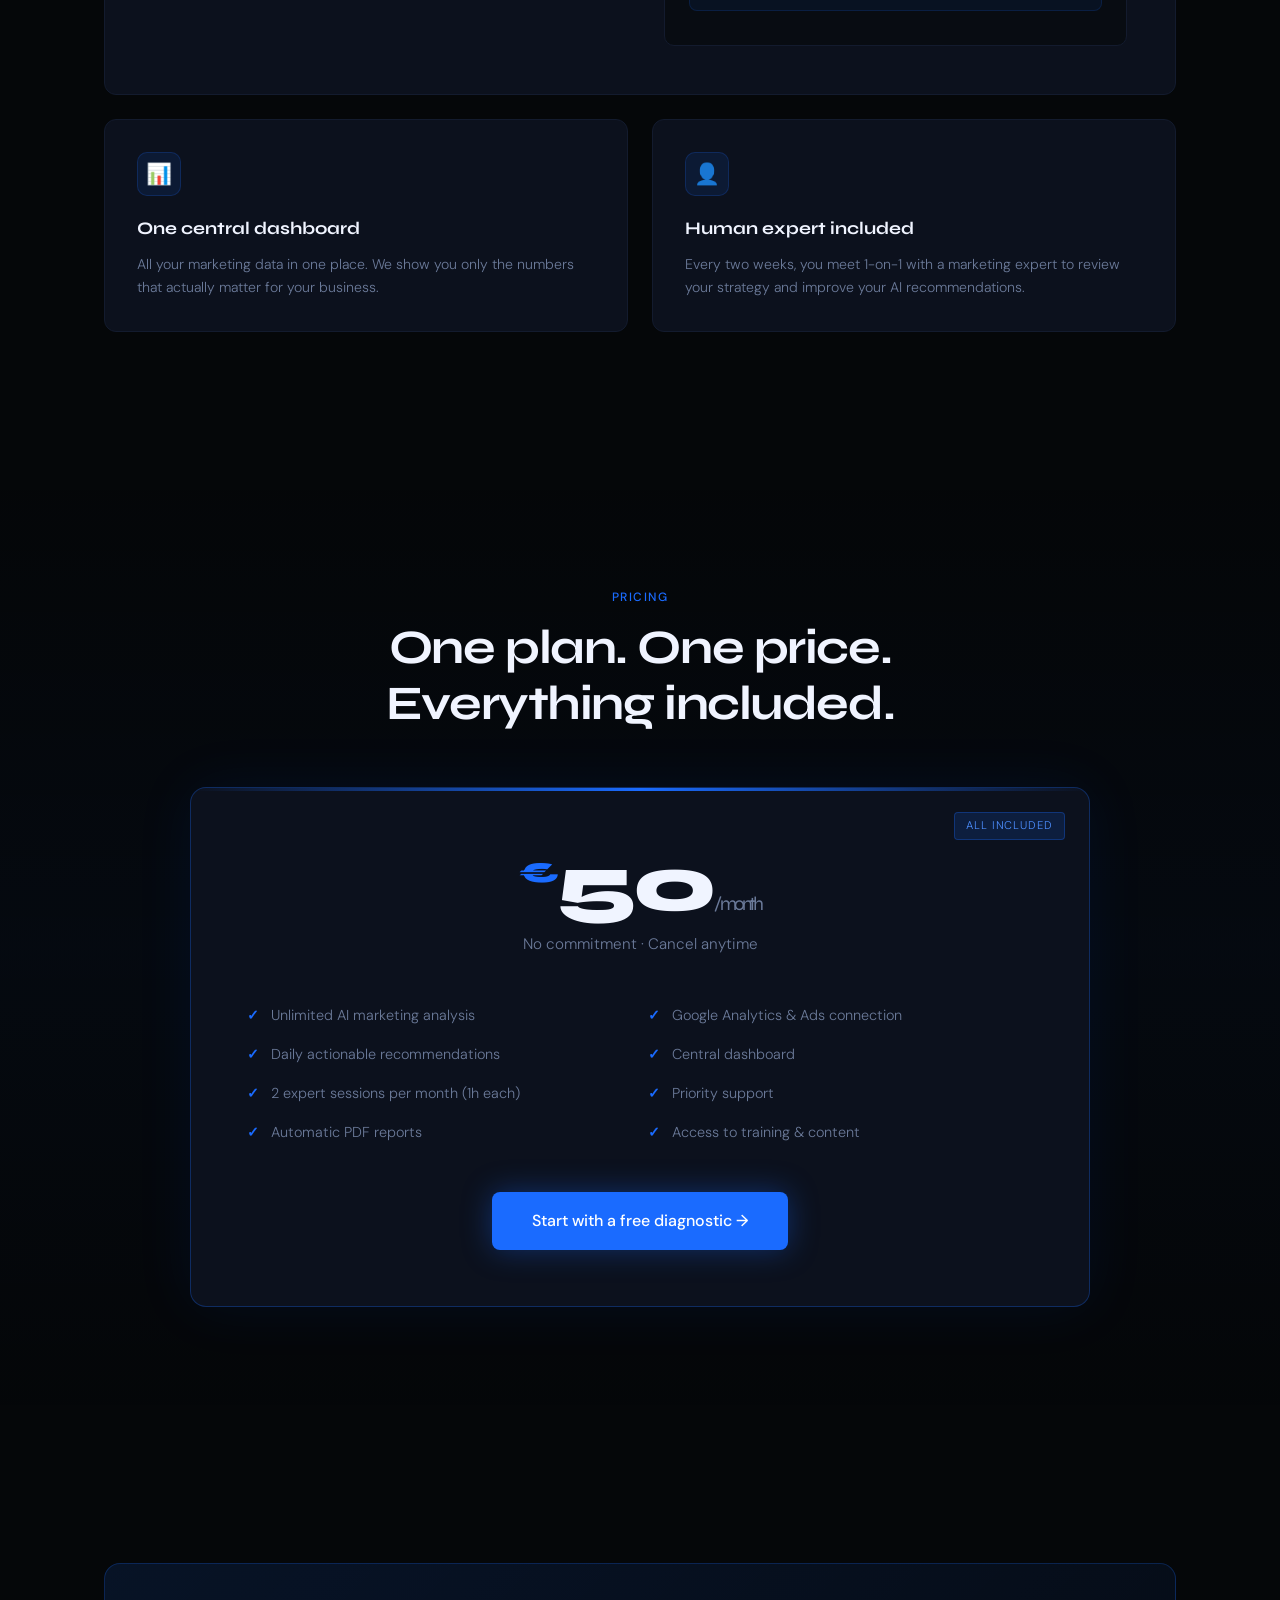
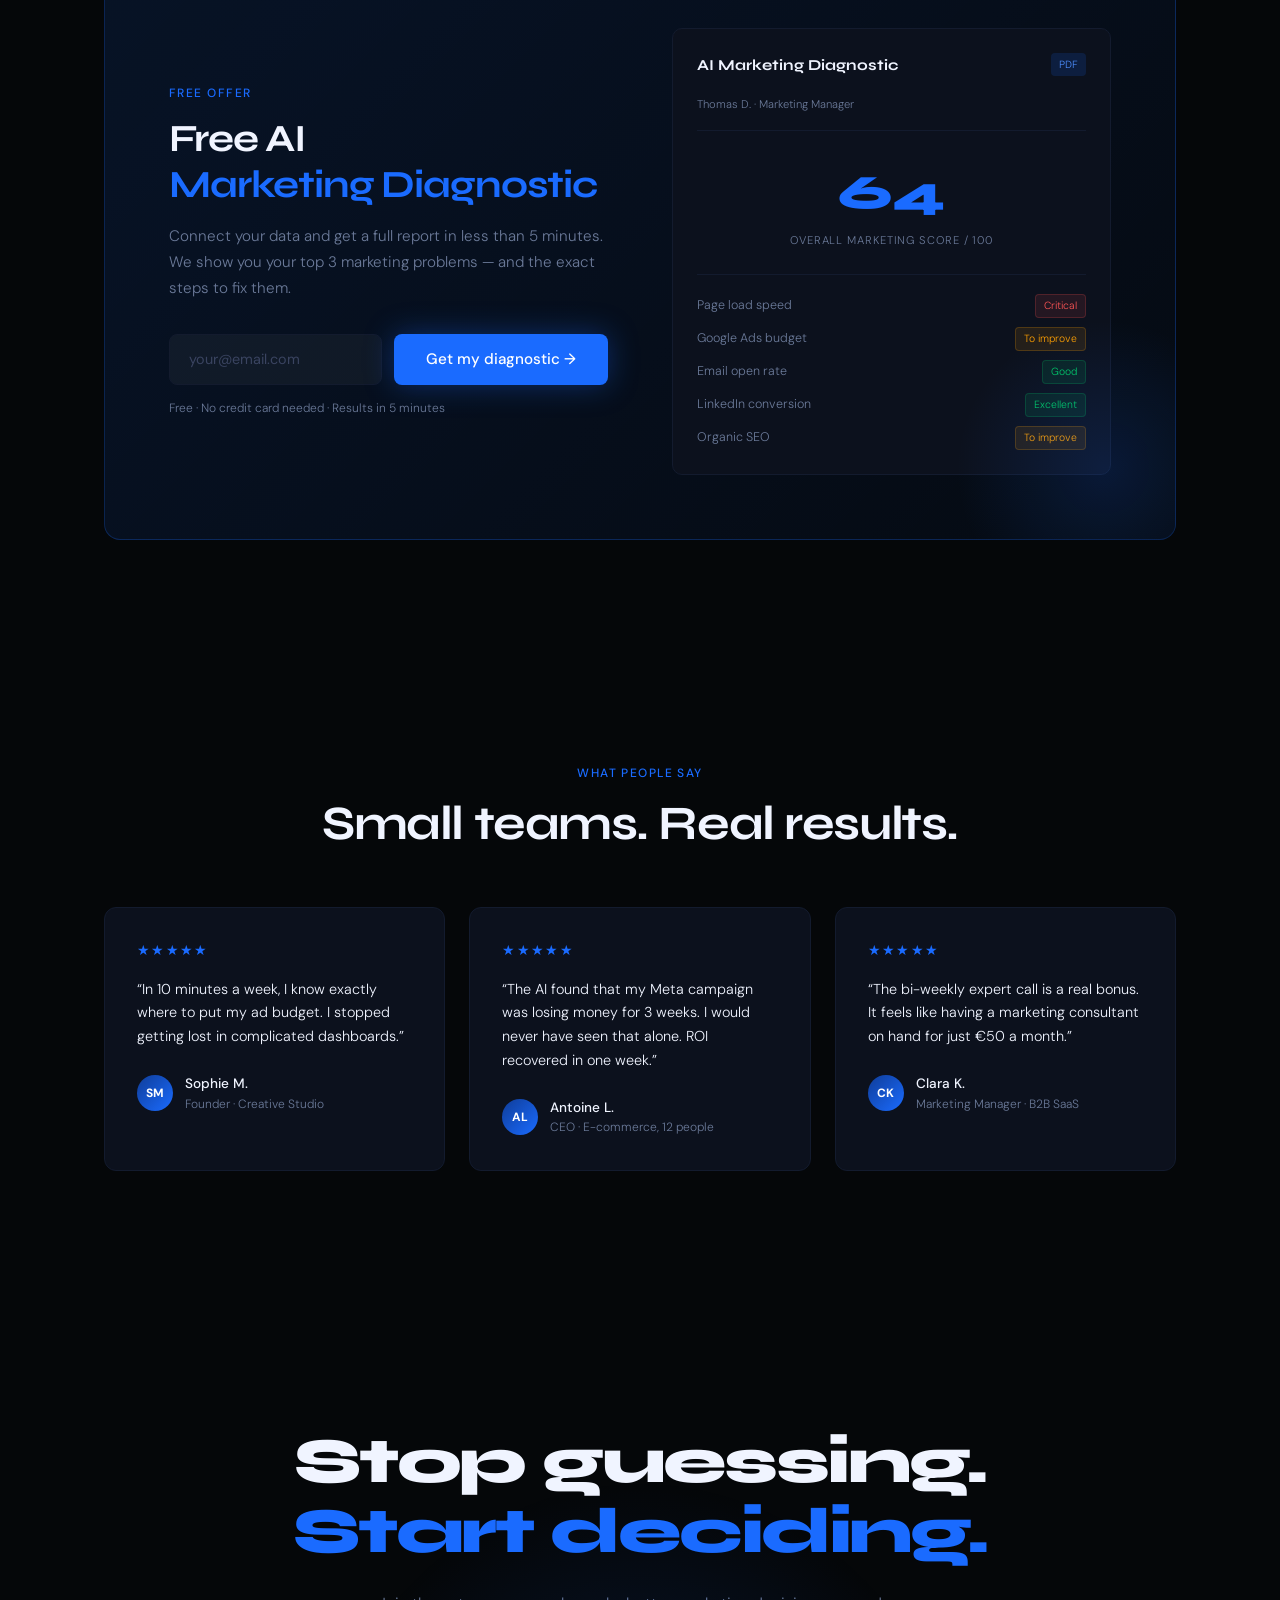
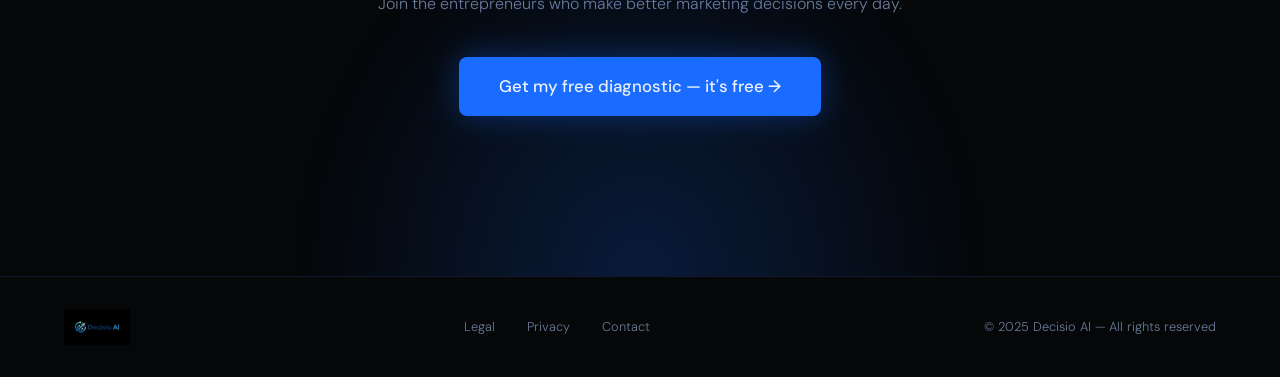
<file: index_with_demo_button.html>
<!DOCTYPE html>
<html lang="en">
<head>
<meta charset="UTF-8">
<meta name="viewport" content="width=device-width, initial-scale=1.0">
<title>Decisio AI — Clarity-as-a-Service</title>
<link href="https://fonts.googleapis.com/css2?family=Syne:wght@400;600;700;800&family=DM+Sans:ital,wght@0,300;0,400;0,500;1,300&display=swap" rel="stylesheet">
<style>
  :root {
    --black: #050709;
    --deep: #080c12;
    --blue: #1a6bff;
    --blue-light: #4d8fff;
    --blue-dim: #0f3d99;
    --white: #f0f4ff;
    --muted: #6b7a99;
    --card: #0c111d;
    --border: #131b2e;
  }
  *, *::before, *::after { box-sizing: border-box; margin: 0; padding: 0; }
  html { scroll-behavior: smooth; }
  body { background: var(--black); color: var(--white); font-family: 'DM Sans', sans-serif; font-weight: 300; overflow-x: hidden; line-height: 1.6; }
  body::before { content: ''; position: fixed; inset: 0; background-image: url("data:image/svg+xml,%3Csvg viewBox='0 0 256 256' xmlns='http://www.w3.org/2000/svg'%3E%3Cfilter id='noise'%3E%3CfeTurbulence type='fractalNoise' baseFrequency='0.9' numOctaves='4' stitchTiles='stitch'/%3E%3C/filter%3E%3Crect width='100%25' height='100%25' filter='url(%23noise)' opacity='0.04'/%3E%3C/svg%3E"); pointer-events: none; z-index: 0; opacity: 0.4; }

  nav { position: fixed; top: 0; left: 0; right: 0; z-index: 100; display: flex; align-items: center; justify-content: space-between; padding: 0.7rem 4rem; border-bottom: 1px solid var(--border); background: rgba(5,7,9,0.88); backdrop-filter: blur(20px); transition: border-color 0.3s; }
  .logo img { height: 46px; width: auto; display: block; }
  nav ul { list-style: none; display: flex; gap: 2.5rem; }
  nav ul a { text-decoration: none; color: var(--muted); font-size: 0.88rem; font-weight: 400; transition: color 0.2s; }
  nav ul a:hover { color: var(--white); }
  .nav-cta { background: var(--blue) !important; color: #fff !important; padding: 0.5rem 1.2rem; border-radius: 6px; font-weight: 500 !important; }
  .nav-cta:hover { background: var(--blue-light) !important; }

  .hero { position: relative; min-height: 100vh; display: flex; flex-direction: column; align-items: center; justify-content: center; text-align: center; padding: 8rem 2rem 5rem; overflow: hidden; }
  .hero-glow { position: absolute; top: 10%; left: 50%; transform: translateX(-50%); width: 900px; height: 600px; background: radial-gradient(ellipse at center, rgba(26,107,255,0.18) 0%, transparent 70%); pointer-events: none; }
  .hero-grid { position: absolute; inset: 0; background-image: linear-gradient(rgba(26,107,255,0.04) 1px, transparent 1px), linear-gradient(90deg, rgba(26,107,255,0.04) 1px, transparent 1px); background-size: 60px 60px; mask-image: radial-gradient(ellipse at center, black 20%, transparent 75%); }

  .badge { display: inline-flex; align-items: center; gap: 0.5rem; background: rgba(26,107,255,0.1); border: 1px solid rgba(26,107,255,0.3); border-radius: 100px; padding: 0.35rem 1rem; font-size: 0.78rem; letter-spacing: 0.08em; text-transform: uppercase; color: var(--blue-light); margin-bottom: 2rem; animation: fadeUp 0.8s ease both; }
  .badge::before { content: ''; width: 6px; height: 6px; border-radius: 50%; background: var(--blue); animation: pulse 2s infinite; }
  @keyframes pulse { 0%, 100% { opacity: 1; transform: scale(1); } 50% { opacity: 0.5; transform: scale(1.4); } }

  h1 { font-family: 'Syne', sans-serif; font-size: clamp(2.8rem, 7vw, 6.5rem); font-weight: 800; line-height: 1.0; letter-spacing: -0.04em; max-width: 900px; animation: fadeUp 0.9s 0.1s ease both; }
  h1 .accent { color: var(--blue); }
  .hero-sub { font-size: clamp(1rem, 2vw, 1.2rem); color: var(--muted); max-width: 560px; margin: 1.8rem auto 2.8rem; font-weight: 300; line-height: 1.7; animation: fadeUp 0.9s 0.2s ease both; }
  .hero-cta { display: flex; gap: 1rem; justify-content: center; flex-wrap: wrap; animation: fadeUp 0.9s 0.3s ease both; }

  .btn-primary { background: var(--blue); color: #fff; padding: 0.85rem 2rem; border-radius: 8px; font-family: 'DM Sans', sans-serif; font-size: 0.95rem; font-weight: 500; border: none; cursor: pointer; text-decoration: none; display: inline-flex; align-items: center; gap: 0.5rem; transition: all 0.25s; box-shadow: 0 0 30px rgba(26,107,255,0.35); }
  .btn-primary:hover { background: var(--blue-light); transform: translateY(-2px); box-shadow: 0 0 45px rgba(26,107,255,0.5); }
  .btn-ghost { background: transparent; color: var(--muted); padding: 0.85rem 2rem; border-radius: 8px; font-family: 'DM Sans', sans-serif; font-size: 0.95rem; font-weight: 400; border: 1px solid var(--border); cursor: pointer; text-decoration: none; display: inline-flex; align-items: center; gap: 0.5rem; transition: all 0.25s; }
  .btn-ghost:hover { border-color: var(--blue); color: var(--white); }

  .hero-stats { display: flex; gap: 3rem; justify-content: center; margin-top: 4rem; padding-top: 4rem; border-top: 1px solid var(--border); animation: fadeUp 0.9s 0.4s ease both; }
  .stat { text-align: center; }
  .stat-num { font-family: 'Syne', sans-serif; font-size: 2rem; font-weight: 700; }
  .stat-num span { color: var(--blue); }
  .stat-label { font-size: 0.8rem; color: var(--muted); margin-top: 0.2rem; }
  @keyframes fadeUp { from { opacity: 0; transform: translateY(24px); } to { opacity: 1; transform: translateY(0); } }

  section { position: relative; z-index: 1; }
  .section-label { font-size: 0.75rem; letter-spacing: 0.12em; text-transform: uppercase; color: var(--blue); font-weight: 500; margin-bottom: 0.8rem; }
  .section-title { font-family: 'Syne', sans-serif; font-size: clamp(1.8rem, 4vw, 3rem); font-weight: 700; letter-spacing: -0.03em; line-height: 1.15; }
  .section-sub { color: var(--muted); max-width: 520px; margin-top: 1rem; font-size: 1rem; line-height: 1.7; }

  .problem { padding: 8rem 4rem; max-width: 1200px; margin: 0 auto; display: grid; grid-template-columns: 1fr 1fr; gap: 6rem; align-items: center; }
  .chaos-card { background: var(--card); border: 1px solid var(--border); border-radius: 12px; padding: 1.5rem; position: relative; overflow: hidden; }
  .chaos-card::before { content: ''; position: absolute; inset: 0; background: repeating-linear-gradient(45deg, transparent, transparent 2px, rgba(255,80,80,0.03) 2px, rgba(255,80,80,0.03) 4px); }
  .chaos-metrics { display: grid; grid-template-columns: repeat(3, 1fr); gap: 0.75rem; margin-bottom: 1rem; }
  .chaos-metric { background: rgba(255,255,255,0.03); border: 1px solid rgba(255,255,255,0.06); border-radius: 8px; padding: 0.75rem; text-align: center; }
  .chaos-metric .val { font-family: 'Syne', sans-serif; font-size: 1.1rem; color: var(--muted); }
  .chaos-metric .lbl { font-size: 0.65rem; color: #3a4460; margin-top: 0.2rem; }
  .chaos-bars { display: flex; flex-direction: column; gap: 0.5rem; }
  .bar-row { display: flex; align-items: center; gap: 0.75rem; font-size: 0.7rem; color: var(--muted); }
  .bar-track { flex: 1; height: 4px; background: rgba(255,255,255,0.05); border-radius: 2px; overflow: hidden; }
  .bar-fill { height: 100%; border-radius: 2px; background: linear-gradient(90deg, #3a4460, #4d5580); }
  .confusion-label { position: absolute; top: 1rem; right: 1rem; background: rgba(255,80,80,0.1); border: 1px solid rgba(255,80,80,0.25); color: #ff8080; font-size: 0.7rem; padding: 0.2rem 0.6rem; border-radius: 4px; letter-spacing: 0.05em; }
  .problem-points { list-style: none; margin-top: 2rem; display: flex; flex-direction: column; gap: 1rem; }
  .problem-points li { display: flex; align-items: flex-start; gap: 0.75rem; font-size: 0.95rem; color: var(--muted); line-height: 1.5; }
  .problem-points li::before { content: '✕'; color: #ff5555; font-size: 0.8rem; margin-top: 0.2rem; flex-shrink: 0; }

  .how { padding: 8rem 4rem; background: linear-gradient(180deg, transparent, rgba(26,107,255,0.04), transparent); }
  .how-inner { max-width: 1200px; margin: 0 auto; }
  .how-header { text-align: center; margin-bottom: 5rem; }
  .steps { display: grid; grid-template-columns: repeat(3, 1fr); gap: 2px; position: relative; }
  .steps::before { content: ''; position: absolute; top: 3.5rem; left: 20%; right: 20%; height: 1px; background: linear-gradient(90deg, transparent, var(--blue-dim), transparent); }
  .step { background: var(--card); border: 1px solid var(--border); padding: 2.5rem 2rem; transition: border-color 0.3s; }
  .step:first-child { border-radius: 12px 0 0 12px; }
  .step:last-child { border-radius: 0 12px 12px 0; }
  .step:hover { border-color: rgba(26,107,255,0.4); }
  .step-num { font-family: 'Syne', sans-serif; font-size: 0.75rem; font-weight: 700; color: var(--blue); letter-spacing: 0.1em; margin-bottom: 1.5rem; }
  .step-icon { width: 48px; height: 48px; background: rgba(26,107,255,0.1); border: 1px solid rgba(26,107,255,0.2); border-radius: 10px; display: flex; align-items: center; justify-content: center; font-size: 1.4rem; margin-bottom: 1.5rem; }
  .step h3 { font-family: 'Syne', sans-serif; font-size: 1.15rem; font-weight: 700; margin-bottom: 0.75rem; }
  .step p { color: var(--muted); font-size: 0.9rem; line-height: 1.65; }

  .features { padding: 8rem 4rem; max-width: 1200px; margin: 0 auto; }
  .features-header { margin-bottom: 4rem; }
  .features-grid { display: grid; grid-template-columns: repeat(2, 1fr); gap: 1.5rem; }
  .feature-card { background: var(--card); border: 1px solid var(--border); border-radius: 12px; padding: 2rem; transition: all 0.3s; position: relative; overflow: hidden; }
  .feature-card::before { content: ''; position: absolute; top: 0; left: 0; right: 0; height: 2px; background: linear-gradient(90deg, transparent, var(--blue), transparent); opacity: 0; transition: opacity 0.3s; }
  .feature-card:hover { border-color: rgba(26,107,255,0.35); transform: translateY(-3px); }
  .feature-card:hover::before { opacity: 1; }
  .feature-card.large { grid-column: span 2; display: grid; grid-template-columns: 1fr 1fr; gap: 3rem; align-items: center; padding: 3rem; }
  .feat-icon { width: 44px; height: 44px; background: rgba(26,107,255,0.1); border: 1px solid rgba(26,107,255,0.2); border-radius: 10px; display: flex; align-items: center; justify-content: center; font-size: 1.3rem; margin-bottom: 1.2rem; }
  .feature-card h3 { font-family: 'Syne', sans-serif; font-size: 1.1rem; font-weight: 700; margin-bottom: 0.6rem; }
  .feature-card p { color: var(--muted); font-size: 0.88rem; line-height: 1.65; }

  .insight-preview { background: var(--deep); border: 1px solid var(--border); border-radius: 10px; padding: 1.5rem; font-size: 0.85rem; }
  .insight-header { display: flex; align-items: center; gap: 0.6rem; margin-bottom: 1.2rem; font-size: 0.7rem; color: var(--muted); text-transform: uppercase; letter-spacing: 0.08em; }
  .insight-dot { width: 8px; height: 8px; border-radius: 50%; background: var(--blue); animation: pulse 2s infinite; }
  .insight-item { background: rgba(26,107,255,0.07); border: 1px solid rgba(26,107,255,0.15); border-radius: 8px; padding: 0.9rem 1rem; margin-bottom: 0.6rem; color: var(--white); line-height: 1.5; font-size: 0.82rem; }
  .insight-item strong { color: var(--blue-light); font-weight: 500; }
  .insight-tag { display: inline-block; font-size: 0.65rem; background: rgba(26,107,255,0.15); color: var(--blue-light); padding: 0.15rem 0.5rem; border-radius: 4px; margin-top: 0.4rem; letter-spacing: 0.04em; }

  .pricing { padding: 8rem 4rem; background: linear-gradient(180deg, transparent, rgba(26,107,255,0.03), transparent); }
  .pricing-inner { max-width: 900px; margin: 0 auto; text-align: center; }
  .pricing-card { margin-top: 3.5rem; background: var(--card); border: 1px solid rgba(26,107,255,0.3); border-radius: 16px; padding: 3.5rem; position: relative; overflow: hidden; box-shadow: 0 0 60px rgba(26,107,255,0.08); }
  .pricing-card::before { content: ''; position: absolute; top: 0; left: 0; right: 0; height: 3px; background: linear-gradient(90deg, transparent, var(--blue), transparent); }
  .price-badge { position: absolute; top: 1.5rem; right: 1.5rem; background: rgba(26,107,255,0.15); border: 1px solid rgba(26,107,255,0.3); color: var(--blue-light); font-size: 0.7rem; letter-spacing: 0.08em; text-transform: uppercase; padding: 0.25rem 0.7rem; border-radius: 4px; }
  .price-display { font-family: 'Syne', sans-serif; font-size: 5rem; font-weight: 800; letter-spacing: -0.04em; line-height: 1; margin-bottom: 0.5rem; }
  .price-display sup { font-size: 1.8rem; vertical-align: super; color: var(--blue); }
  .price-display .period { font-size: 1.2rem; color: var(--muted); font-weight: 400; }
  .price-desc { color: var(--muted); font-size: 0.95rem; margin-bottom: 3rem; }
  .price-features { display: grid; grid-template-columns: repeat(2, 1fr); gap: 1rem; margin-bottom: 3rem; text-align: left; }
  .price-feature { display: flex; align-items: center; gap: 0.75rem; font-size: 0.9rem; color: var(--muted); }
  .price-feature::before { content: '✓'; color: var(--blue); font-weight: 700; flex-shrink: 0; }

  .lead-magnet { padding: 8rem 4rem; max-width: 1200px; margin: 0 auto; }
  .lm-card { background: linear-gradient(135deg, rgba(26,107,255,0.12), rgba(26,107,255,0.04)); border: 1px solid rgba(26,107,255,0.25); border-radius: 16px; padding: 4rem; display: grid; grid-template-columns: 1fr 1fr; gap: 4rem; align-items: center; position: relative; overflow: hidden; }
  .lm-card::after { content: ''; position: absolute; bottom: -80px; right: -80px; width: 300px; height: 300px; border-radius: 50%; background: radial-gradient(circle, rgba(26,107,255,0.15), transparent 70%); pointer-events: none; }
  .lm-title { font-family: 'Syne', sans-serif; font-size: clamp(1.6rem, 3vw, 2.5rem); font-weight: 700; letter-spacing: -0.03em; line-height: 1.2; margin-bottom: 1rem; }
  .lm-title span { color: var(--blue); }
  .lm-desc { color: var(--muted); font-size: 0.95rem; line-height: 1.7; margin-bottom: 2rem; }
  .form-group { display: flex; gap: 0.75rem; }
  .form-input { flex: 1; background: rgba(255,255,255,0.04); border: 1px solid var(--border); border-radius: 8px; padding: 0.85rem 1.2rem; color: var(--white); font-family: 'DM Sans', sans-serif; font-size: 0.9rem; outline: none; transition: border-color 0.2s; }
  .form-input::placeholder { color: #3a4460; }
  .form-input:focus { border-color: var(--blue); }

  .report-mock { background: var(--card); border: 1px solid var(--border); border-radius: 10px; padding: 1.5rem; }
  .report-mock-header { display: flex; align-items: center; justify-content: space-between; margin-bottom: 1.2rem; }
  .report-title { font-family: 'Syne', sans-serif; font-size: 0.95rem; font-weight: 700; }
  .report-badge { background: rgba(26,107,255,0.15); color: var(--blue-light); font-size: 0.65rem; padding: 0.2rem 0.5rem; border-radius: 4px; }
  .report-score { text-align: center; padding: 1.5rem 0; border-top: 1px solid var(--border); border-bottom: 1px solid var(--border); margin-bottom: 1.2rem; }
  .score-num { font-family: 'Syne', sans-serif; font-size: 3rem; font-weight: 800; color: var(--blue); }
  .score-label { font-size: 0.7rem; color: var(--muted); text-transform: uppercase; letter-spacing: 0.08em; }
  .report-items { display: flex; flex-direction: column; gap: 0.6rem; }
  .report-item { display: flex; align-items: center; justify-content: space-between; font-size: 0.78rem; }
  .report-item-name { color: var(--muted); }
  .report-item-status { font-size: 0.65rem; padding: 0.15rem 0.5rem; border-radius: 4px; }
  .status-good { background: rgba(0,200,100,0.1); color: #00c864; border: 1px solid rgba(0,200,100,0.2); }
  .status-warn { background: rgba(255,160,0,0.1); color: #ffa000; border: 1px solid rgba(255,160,0,0.2); }
  .status-bad { background: rgba(255,80,80,0.1); color: #ff5555; border: 1px solid rgba(255,80,80,0.2); }

  .social { padding: 6rem 4rem; max-width: 1200px; margin: 0 auto; }
  .social-header { text-align: center; margin-bottom: 3.5rem; }
  .testimonials { display: grid; grid-template-columns: repeat(3, 1fr); gap: 1.5rem; }
  .testimonial { background: var(--card); border: 1px solid var(--border); border-radius: 12px; padding: 2rem; transition: border-color 0.3s; }
  .testimonial:hover { border-color: rgba(26,107,255,0.3); }
  .stars { color: var(--blue); font-size: 0.85rem; letter-spacing: 0.1em; margin-bottom: 1rem; }
  .testimonial q { display: block; font-size: 0.9rem; color: var(--white); line-height: 1.65; margin-bottom: 1.5rem; quotes: "\201C" "\201D"; }
  .testimonial q::before { content: open-quote; }
  .testimonial q::after { content: close-quote; }
  .author { display: flex; align-items: center; gap: 0.75rem; }
  .author-avatar { width: 36px; height: 36px; border-radius: 50%; background: linear-gradient(135deg, var(--blue-dim), var(--blue)); display: flex; align-items: center; justify-content: center; font-size: 0.75rem; font-weight: 700; color: #fff; flex-shrink: 0; }
  .author-name { font-size: 0.85rem; font-weight: 500; }
  .author-role { font-size: 0.75rem; color: var(--muted); }

  .footer-cta { padding: 10rem 4rem; text-align: center; position: relative; overflow: hidden; }
  .footer-cta-glow { position: absolute; bottom: 0; left: 50%; transform: translateX(-50%); width: 700px; height: 400px; background: radial-gradient(ellipse at center bottom, rgba(26,107,255,0.2), transparent 70%); pointer-events: none; }
  .footer-cta h2 { font-family: 'Syne', sans-serif; font-size: clamp(2rem, 5vw, 4.5rem); font-weight: 800; letter-spacing: -0.04em; line-height: 1.1; max-width: 700px; margin: 0 auto 1.5rem; }
  .footer-cta h2 span { color: var(--blue); }
  .footer-cta p { color: var(--muted); font-size: 1rem; margin-bottom: 2.5rem; }

  footer { border-top: 1px solid var(--border); padding: 2rem 4rem; display: flex; align-items: center; justify-content: space-between; font-size: 0.8rem; color: var(--muted); }
  footer a { color: var(--muted); text-decoration: none; }
  footer a:hover { color: var(--white); }
  footer .logo img { height: 36px; }

  .reveal { opacity: 0; transform: translateY(30px); transition: opacity 0.7s ease, transform 0.7s ease; }
  .reveal.visible { opacity: 1; transform: none; }

  @media (max-width: 900px) {
    nav { padding: 0.7rem 1.5rem; }
    nav ul { display: none; }
    .problem, .lm-card { grid-template-columns: 1fr; gap: 3rem; }
    .problem { padding: 5rem 1.5rem; }
    .how, .features, .pricing, .lead-magnet, .social { padding: 5rem 1.5rem; }
    .steps { grid-template-columns: 1fr; }
    .step { border-radius: 12px !important; }
    .steps::before { display: none; }
    .features-grid { grid-template-columns: 1fr; }
    .feature-card.large { grid-column: span 1; grid-template-columns: 1fr; }
    .testimonials { grid-template-columns: 1fr; }
    .hero-stats { gap: 2rem; flex-wrap: wrap; }
    footer { flex-direction: column; gap: 1rem; text-align: center; }
    .form-group { flex-direction: column; }
    .price-features { grid-template-columns: 1fr; }
    .footer-cta { padding: 6rem 1.5rem; }
  }
</style>
</head>
<body>

<nav>
  <div class="logo">
    <img src="[data-uri]" alt="Decisio AI">
  </div>
  <ul>
    <li><a href="#problem">Problem</a></li>
    <li><a href="#how">How it works</a></li>
    <li><a href="#pricing">Pricing</a></li>
    <li><a href="#diagnostic" class="nav-cta">Free diagnostic</a></li>
  </ul>
</nav>

<section class="hero">
  <div class="hero-glow"></div>
  <div class="hero-grid"></div>
  <div class="badge">Clarity-as-a-Service · Powered by AI</div>
  <h1>Turn your data into<br><span class="accent">clear decisions</span></h1>
  <p class="hero-sub">Your marketing creates a lot of data. Decisio AI reads it, finds what matters, and tells you exactly what to do — in seconds.</p>
  <div class="hero-cta">
    <a href="#diagnostic" class="btn-primary">Get my free diagnostic →</a>
    <a href="#how" class="btn-ghost">See how it works</a>
  <a href="dashboard.html" class="btn-primary" style="margin-left:10px;">Demo Dashboard →</a>
  </div>
  <div class="hero-stats">
    <div class="stat"><div class="stat-num">3x<span>+</span></div><div class="stat-label">Faster decisions</div></div>
    <div class="stat"><div class="stat-num"><span>€</span>50</div><div class="stat-label">Per month, all included</div></div>
    <div class="stat"><div class="stat-num">100<span>%</span></div><div class="stat-label">Ready-to-use recommendations</div></div>
  </div>
</section>

<section id="problem">
  <div class="problem">
    <div class="reveal">
      <p class="section-label">The problem</p>
      <h2 class="section-title">Too much data.<br>Not enough answers.</h2>
      <p class="section-sub">You have Google Analytics, Meta Ads, and many dashboards — but none of them tell you what to do next.</p>
      <ul class="problem-points">
        <li>Complex dashboards that are hard to understand</li>
        <li>Hours spent on analysis with no clear answer</li>
        <li>Decisions made on gut feeling instead of facts</li>
        <li>Money wasted on marketing that doesn't work</li>
      </ul>
    </div>
    <div class="reveal">
      <div class="chaos-card">
        <span class="confusion-label">COMPLEX</span>
        <div class="chaos-metrics">
          <div class="chaos-metric"><div class="val">4,218</div><div class="lbl">Sessions</div></div>
          <div class="chaos-metric"><div class="val">38.2%</div><div class="lbl">Bounce rate</div></div>
          <div class="chaos-metric"><div class="val">€1.84</div><div class="lbl">Avg. CPC</div></div>
          <div class="chaos-metric"><div class="val">2.1%</div><div class="lbl">Conv. rate</div></div>
          <div class="chaos-metric"><div class="val">€312</div><div class="lbl">Revenue</div></div>
          <div class="chaos-metric"><div class="val">142s</div><div class="lbl">Avg time</div></div>
        </div>
        <div class="chaos-bars">
          <div class="bar-row">Campaign A <div class="bar-track"><div class="bar-fill" style="width:72%"></div></div> 72%</div>
          <div class="bar-row">Campaign B <div class="bar-track"><div class="bar-fill" style="width:45%"></div></div> 45%</div>
          <div class="bar-row">Campaign C <div class="bar-track"><div class="bar-fill" style="width:89%"></div></div> 89%</div>
          <div class="bar-row">Campaign D <div class="bar-track"><div class="bar-fill" style="width:23%"></div></div> 23%</div>
        </div>
      </div>
      <div style="text-align:center; margin-top:1.2rem; color:var(--muted); font-size:0.8rem;">But… what should I do now?</div>
    </div>
  </div>
</section>

<section id="how" class="how">
  <div class="how-inner">
    <div class="how-header reveal">
      <p class="section-label">How it works</p>
      <h2 class="section-title">Simple. Fast. Actionable.</h2>
    </div>
    <div class="steps">
      <div class="step reveal">
        <div class="step-num">01</div>
        <div class="step-icon">🔗</div>
        <h3>Connect your tools</h3>
        <p>Link Google Analytics, Meta Ads, and your social media. No technical setup needed — just a few clicks.</p>
      </div>
      <div class="step reveal">
        <div class="step-num">02</div>
        <div class="step-icon">🧠</div>
        <h3>AI reads your data</h3>
        <p>Our AI agent goes through your numbers, finds patterns, and spots both problems and opportunities.</p>
      </div>
      <div class="step reveal">
        <div class="step-num">03</div>
        <div class="step-icon">⚡</div>
        <h3>Decide with confidence</h3>
        <p>Get clear and direct advice. No jargon, no raw data — just what you need to do next.</p>
      </div>
    </div>
  </div>
</section>

<section class="features">
  <div class="features-header reveal">
    <p class="section-label">Features</p>
    <h2 class="section-title">Everything you need.<br>Nothing you don't.</h2>
  </div>
  <div class="features-grid">
    <div class="feature-card large reveal">
      <div>
        <div class="feat-icon">🤖</div>
        <h3>Real-time AI recommendations</h3>
        <p>Your AI agent watches your marketing performance all day and gives you clear, direct advice. No dashboard to decode — just actions to take.</p>
        <p style="margin-top:0.75rem; color:var(--muted); font-size:0.88rem;">Connected to Google Analytics · Meta Ads · LinkedIn · Email</p>
      </div>
      <div class="insight-preview">
        <div class="insight-header"><span class="insight-dot"></span>Live insights — Today</div>
        <div class="insight-item">Your <strong>conversion rate is low</strong> because your homepage takes 4.2s to load. Compress your images.<br><span class="insight-tag">URGENT</span></div>
        <div class="insight-item"><strong>Increase your LinkedIn budget by 30%</strong> — your cost per lead there is 2x cheaper than Google Ads.<br><span class="insight-tag">OPPORTUNITY</span></div>
        <div class="insight-item">Your Tuesday email has a <strong>40% higher open rate</strong> — move all campaigns to that time slot.<br><span class="insight-tag">OPTIMIZATION</span></div>
      </div>
    </div>
    <div class="feature-card reveal">
      <div class="feat-icon">📊</div>
      <h3>One central dashboard</h3>
      <p>All your marketing data in one place. We show you only the numbers that actually matter for your business.</p>
    </div>
    <div class="feature-card reveal">
      <div class="feat-icon">👤</div>
      <h3>Human expert included</h3>
      <p>Every two weeks, you meet 1-on-1 with a marketing expert to review your strategy and improve your AI recommendations.</p>
    </div>
  </div>
</section>

<section id="pricing" class="pricing">
  <div class="pricing-inner">
    <div class="reveal">
      <p class="section-label">Pricing</p>
      <h2 class="section-title">One plan. One price.<br>Everything included.</h2>
    </div>
    <div class="pricing-card reveal">
      <span class="price-badge">All included</span>
      <div class="price-display"><sup>€</sup>50<span class="period"> / month</span></div>
      <p class="price-desc">No commitment · Cancel anytime</p>
      <div class="price-features">
        <div class="price-feature">Unlimited AI marketing analysis</div>
        <div class="price-feature">Google Analytics & Ads connection</div>
        <div class="price-feature">Daily actionable recommendations</div>
        <div class="price-feature">Central dashboard</div>
        <div class="price-feature">2 expert sessions per month (1h each)</div>
        <div class="price-feature">Priority support</div>
        <div class="price-feature">Automatic PDF reports</div>
        <div class="price-feature">Access to training & content</div>
      </div>
      <a href="#diagnostic" class="btn-primary" style="font-size:1rem; padding:1rem 2.5rem;">Start with a free diagnostic →</a>
    </div>
  </div>
</section>

<section id="diagnostic" class="lead-magnet">
  <div class="lm-card reveal">
    <div>
      <p class="section-label">Free offer</p>
      <h2 class="lm-title">Free AI<br><span>Marketing Diagnostic</span></h2>
      <p class="lm-desc">Connect your data and get a full report in less than 5 minutes. We show you your top 3 marketing problems — and the exact steps to fix them.</p>
      <div class="form-group">
        <input type="email" class="form-input" placeholder="your@email.com">
        <a href="#" class="btn-primary">Get my diagnostic →</a>
      </div>
      <p style="margin-top:0.9rem; font-size:0.75rem; color:var(--muted);">Free · No credit card needed · Results in 5 minutes</p>
    </div>
    <div class="report-mock">
      <div class="report-mock-header">
        <span class="report-title">AI Marketing Diagnostic</span>
        <span class="report-badge">PDF</span>
      </div>
      <div style="font-size:0.7rem; color:var(--muted); margin-bottom:1rem;">Thomas D. · Marketing Manager</div>
      <div class="report-score">
        <div class="score-num">64</div>
        <div class="score-label">Overall marketing score / 100</div>
      </div>
      <div class="report-items">
        <div class="report-item"><span class="report-item-name">Page load speed</span><span class="report-item-status status-bad">Critical</span></div>
        <div class="report-item"><span class="report-item-name">Google Ads budget</span><span class="report-item-status status-warn">To improve</span></div>
        <div class="report-item"><span class="report-item-name">Email open rate</span><span class="report-item-status status-good">Good</span></div>
        <div class="report-item"><span class="report-item-name">LinkedIn conversion</span><span class="report-item-status status-good">Excellent</span></div>
        <div class="report-item"><span class="report-item-name">Organic SEO</span><span class="report-item-status status-warn">To improve</span></div>
      </div>
    </div>
  </div>
</section>

<section class="social">
  <div class="social-header reveal">
    <p class="section-label">What people say</p>
    <h2 class="section-title">Small teams. Real results.</h2>
  </div>
  <div class="testimonials">
    <div class="testimonial reveal">
      <div class="stars">★★★★★</div>
      <q>In 10 minutes a week, I know exactly where to put my ad budget. I stopped getting lost in complicated dashboards.</q>
      <div class="author"><div class="author-avatar">SM</div><div><div class="author-name">Sophie M.</div><div class="author-role">Founder · Creative Studio</div></div></div>
    </div>
    <div class="testimonial reveal">
      <div class="stars">★★★★★</div>
      <q>The AI found that my Meta campaign was losing money for 3 weeks. I would never have seen that alone. ROI recovered in one week.</q>
      <div class="author"><div class="author-avatar">AL</div><div><div class="author-name">Antoine L.</div><div class="author-role">CEO · E-commerce, 12 people</div></div></div>
    </div>
    <div class="testimonial reveal">
      <div class="stars">★★★★★</div>
      <q>The bi-weekly expert call is a real bonus. It feels like having a marketing consultant on hand for just €50 a month.</q>
      <div class="author"><div class="author-avatar">CK</div><div><div class="author-name">Clara K.</div><div class="author-role">Marketing Manager · B2B SaaS</div></div></div>
    </div>
  </div>
</section>

<section class="footer-cta">
  <div class="footer-cta-glow"></div>
  <h2>Stop guessing.<br><span>Start deciding.</span></h2>
  <p>Join the entrepreneurs who make better marketing decisions every day.</p>
  <a href="#diagnostic" class="btn-primary" style="font-size:1.05rem; padding:1rem 2.5rem;">Get my free diagnostic — it's free →</a>
</section>

<footer>
  <div class="logo"><img src="[data-uri]" alt="Decisio AI"></div>
  <div style="display:flex; gap:2rem;">
    <a href="#">Legal</a>
    <a href="#">Privacy</a>
    <a href="#">Contact</a>
  </div>
  <div>© 2025 Decisio AI — All rights reserved</div>
</footer>

<script>
  const reveals = document.querySelectorAll('.reveal');
  const observer = new IntersectionObserver((entries) => {
    entries.forEach((entry, i) => {
      if (entry.isIntersecting) {
        setTimeout(() => entry.target.classList.add('visible'), i * 80);
        observer.unobserve(entry.target);
      }
    });
  }, { threshold: 0.1, rootMargin: '0px 0px -40px 0px' });
  reveals.forEach(el => observer.observe(el));

  const nav = document.querySelector('nav');
  window.addEventListener('scroll', () => {
    nav.style.borderBottomColor = window.scrollY > 50 ? 'rgba(26,107,255,0.15)' : 'var(--border)';
  });
</script>
</body>
</html>
</file>
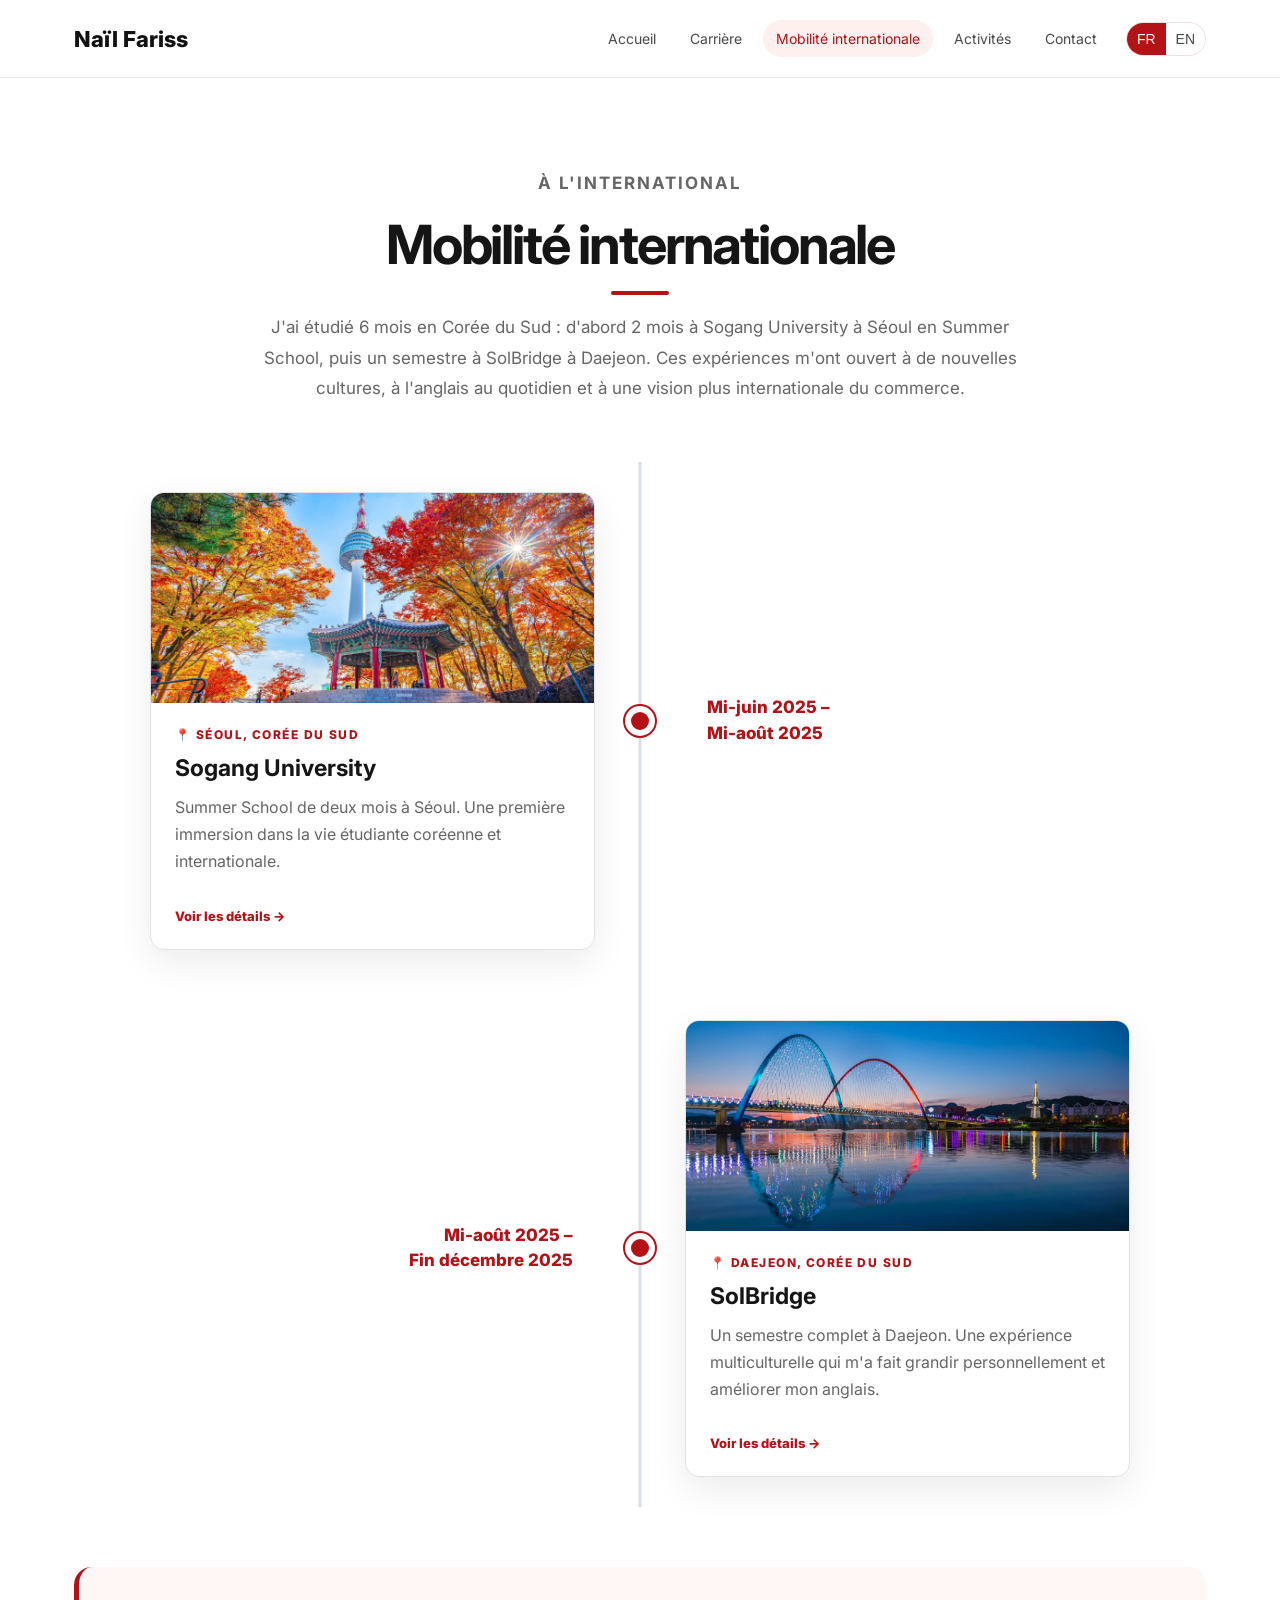
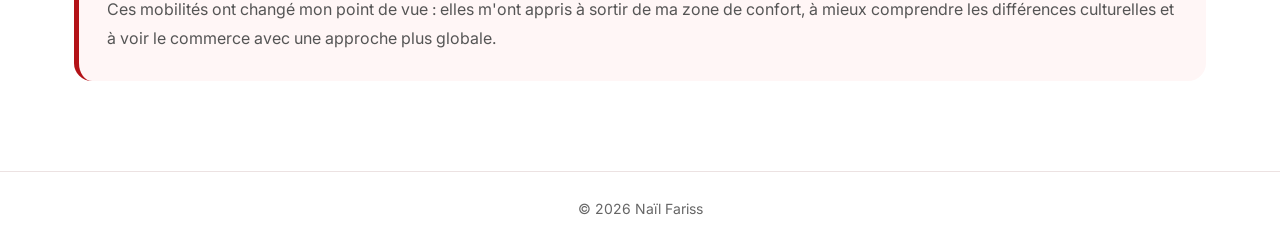
<file: mobility.html>
<!DOCTYPE html>
<html lang="fr">
<head>
<meta charset="UTF-8"><meta name="viewport" content="width=device-width, initial-scale=1.0">
<title>Mobilité internationale — Naïl Fariss</title>
<link rel="stylesheet" href="style.css">
<style>
.mob-intro{max-width:760px;margin:0 auto 58px;text-align:center}.mob-intro .underline{margin:18px auto 0}.mob-intro p{font-size:17px;line-height:1.8;color:var(--muted)}
.mob-timeline{position:relative;max-width:980px;margin:0 auto 60px;padding:30px 0}.mob-timeline:before{content:"";position:absolute;left:50%;top:0;bottom:0;width:3px;background:#d8dee8;transform:translateX(-50%)}
.mob-row{display:grid;grid-template-columns:1fr 90px 1fr;align-items:center;margin:0 0 70px}.mob-row:last-child{margin-bottom:0}.mob-row.right .mob-card{grid-column:3}.mob-row.right .mob-date{grid-column:1;text-align:right}.mob-row.left .mob-card{grid-column:1}.mob-row.left .mob-date{grid-column:3;text-align:left}.mob-center{grid-column:2;display:grid;place-items:center;position:relative}.mob-dot{width:30px;height:30px;border-radius:50%;background:var(--red);border:6px solid #fff;box-shadow:0 0 0 2px var(--red);z-index:1}.mob-date{font-weight:800;color:var(--red);font-size:17px;line-height:1.5;padding:0 22px}.mob-card{background:#fff;border:1px solid #dfe3e8;border-radius:14px;overflow:hidden;box-shadow:0 12px 35px rgba(0,0,0,.08);transition:.2s}.mob-card:hover{transform:translateY(-4px);box-shadow:var(--shadow)}.mob-card img{width:100%;height:210px;object-fit:cover;object-position:center;display:block}.mob-body{padding:24px}.mob-place{font-size:12px;letter-spacing:.12em;text-transform:uppercase;color:var(--red);font-weight:800;margin-bottom:12px}.mob-body h3{font-size:23px;color:#151515;margin:0 0 12px}.mob-body p{line-height:1.7;color:var(--muted);margin:0}.mob-link{display:inline-block;margin-top:18px;color:var(--red);font-size:13px;font-weight:800;text-decoration:none}
@media(max-width:760px){.mob-timeline:before{left:22px}.mob-row,.mob-row.right,.mob-row.left{grid-template-columns:50px 1fr;margin-bottom:36px}.mob-center{grid-column:1!important;grid-row:1}.mob-card{grid-column:2!important;grid-row:1}.mob-date{grid-column:2!important;text-align:left!important;padding:0;margin-bottom:10px}.mob-row{display:block;padding-left:50px;position:relative}.mob-center{position:absolute;left:7px;top:24px}.mob-date{display:block}.mob-card img{height:160px}}
</style>
</head>
<body><div id="nav-container"></div>
<main class="page"><section class="section">
  <div class="mob-intro">
    <p class="eyebrow" data-fr="À l'international" data-en="Going international">À l'international</p>
    <h1 class="section-title" data-fr="Mobilité internationale" data-en="International Mobility">Mobilité internationale</h1>
    <div class="underline"></div>
    <p data-fr="J'ai étudié 6 mois en Corée du Sud : d'abord 2 mois à Sogang University à Séoul en Summer School, puis un semestre à SolBridge à Daejeon. Ces expériences m'ont ouvert à de nouvelles cultures, à l'anglais au quotidien et à une vision plus internationale du commerce." data-en="I studied for 6 months in South Korea: first 2 months at Sogang University in Seoul for Summer School, then one semester at SolBridge in Daejeon. These experiences opened me to new cultures, daily English practice, and a more international view of business.">J'ai étudié 6 mois en Corée du Sud : d'abord 2 mois à Sogang University à Séoul en Summer School, puis un semestre à SolBridge à Daejeon. Ces expériences m'ont ouvert à de nouvelles cultures, à l'anglais au quotidien et à une vision plus internationale du commerce.</p>
  </div>
  <div class="mob-timeline">
    <div class="mob-row left">
      <article class="mob-card">
        <img src="seoul.jpg" alt="Séoul">
        <div class="mob-body"><div class="mob-place" data-fr="📍 Séoul, Corée du Sud" data-en="📍 Seoul, South Korea">📍 Séoul, Corée du Sud</div><h3>Sogang University</h3><p data-fr="Summer School de deux mois à Séoul. Une première immersion dans la vie étudiante coréenne et internationale." data-en="Two-month Summer School in Seoul. A first immersion into Korean and international student life.">Summer School de deux mois à Séoul. Une première immersion dans la vie étudiante coréenne et internationale.</p><details class="mob-details"><summary class="mob-link" data-fr="Voir les détails →" data-en="See details →">Voir les détails →</summary><p data-fr="Durant cette Summer School, j'ai découvert la vie étudiante en Corée pendant l'été, dans un environnement très international. J'ai réalisé plusieurs projets de groupe avec des étudiants étrangers, ce qui m'a permis de travailler mon anglais, ma communication interculturelle et mon esprit d'équipe." data-en="During this Summer School, I discovered student life in Korea during the summer in a very international environment. I worked on several group projects with foreign students, which helped me improve my English, intercultural communication, and teamwork.">Durant cette Summer School, j'ai découvert la vie étudiante en Corée pendant l'été, dans un environnement très international. J'ai réalisé plusieurs projets de groupe avec des étudiants étrangers, ce qui m'a permis de travailler mon anglais, ma communication interculturelle et mon esprit d'équipe.</p><p data-fr="En dehors des cours, j'ai aussi participé à des activités étudiantes et à des associations, notamment des randonnées et sorties organisées autour de Séoul. Cette superbe expérience m'a donné un avant-goût de ce que j'allais vivre ensuite pendant mon semestre en Corée." data-en="Outside classes, I also took part in student activities and associations, including hikes and organized outings around Seoul. This great experience gave me a first preview of what I would later experience during my semester in Korea.">En dehors des cours, j'ai aussi participé à des activités étudiantes et à des associations, notamment des randonnées et sorties organisées autour de Séoul. Cette superbe expérience m'a donné un avant-goût de ce que j'allais vivre ensuite pendant mon semestre en Corée.</p></details></div>
      </article>
      <div class="mob-center"><div class="mob-dot"></div></div>
      <div class="mob-date" data-fr="Mi-juin 2025 –<br>Mi-août 2025" data-en="Mid-June 2025 –<br>Mid-August 2025">Mi-juin 2025 –<br>Mi-août 2025</div>
    </div>
    <div class="mob-row right">
      <div class="mob-date" data-fr="Mi-août 2025 –<br>Fin décembre 2025" data-en="Mid-August 2025 –<br>End December 2025">Mi-août 2025 –<br>Fin décembre 2025</div>
      <div class="mob-center"><div class="mob-dot"></div></div>
      <article class="mob-card">
        <img src="daejeon.jpg" alt="Daejeon">
        <div class="mob-body"><div class="mob-place" data-fr="📍 Daejeon, Corée du Sud" data-en="📍 Daejeon, South Korea">📍 Daejeon, Corée du Sud</div><h3>SolBridge</h3><p data-fr="Un semestre complet à Daejeon. Une expérience multiculturelle qui m'a fait grandir personnellement et améliorer mon anglais." data-en="A full semester in Daejeon. A multicultural experience that helped me grow personally and improve my English.">Un semestre complet à Daejeon. Une expérience multiculturelle qui m'a fait grandir personnellement et améliorer mon anglais.</p><details class="mob-details"><summary class="mob-link" data-fr="Voir les détails →" data-en="See details →">Voir les détails →</summary><p data-fr="Mon semestre à SolBridge a été la meilleure expérience de ma vie. J'ai étudié dans un environnement multiculturel avec des étudiants venant du monde entier, ce qui m'a poussé à sortir de ma zone de confort et à m'ouvrir davantage aux autres." data-en="My semester at SolBridge was the best experience of my life. I studied in a multicultural environment with students from all around the world, which pushed me to step out of my comfort zone and open up more to others.">Mon semestre à SolBridge a été la meilleure expérience de ma vie. J'ai étudié dans un environnement multiculturel avec des étudiants venant du monde entier, ce qui m'a poussé à sortir de ma zone de confort et à m'ouvrir davantage aux autres.</p><p data-fr="J'ai énormément appris, autant sur le plan académique que personnel. Cette expérience m'a aidé à améliorer considérablement mon anglais au quotidien, à développer mon autonomie et à créer des souvenirs internationaux inoubliables." data-en="I learned a lot, both academically and personally. This experience helped me improve my English considerably in daily life, develop my autonomy, and create unforgettable international memories.">J'ai énormément appris, autant sur le plan académique que personnel. Cette expérience m'a aidé à améliorer considérablement mon anglais au quotidien, à développer mon autonomie et à créer des souvenirs internationaux inoubliables.</p></details></div>
      </article>
    </div>
  </div>
  <div class="note" data-fr="Ces mobilités ont changé mon point de vue : elles m'ont appris à sortir de ma zone de confort, à mieux comprendre les différences culturelles et à voir le commerce avec une approche plus globale." data-en="These mobilities changed my point of view: they taught me to step out of my comfort zone, better understand cultural differences, and see business with a more global approach.">Ces mobilités ont changé mon point de vue : elles m'ont appris à sortir de ma zone de confort, à mieux comprendre les différences culturelles et à voir le commerce avec une approche plus globale.</div>
</section></main>
<footer class="footer">© 2026 Naïl Fariss</footer>
<script src="nav.js"></script><script>document.getElementById('nav-container').innerHTML=buildNav('mobility');initLang()</script>
</body></html>
</file>
<file: style.css>
@import url('https://fonts.googleapis.com/css2?family=Inter:wght@400;500;600;700;800&display=swap');
:root{--red:#b31217;--red2:#e52d27;--dark:#151515;--text:#353535;--muted:#666;--line:#ece2e2;--soft:#fff6f6;--white:#fff;--shadow:0 18px 50px rgba(130,20,20,.10);--nav-h:78px}*{box-sizing:border-box}html{scroll-behavior:smooth}body{margin:0;font-family:Inter,Arial,sans-serif;color:var(--text);background:#fff}a{color:inherit}.nav{height:var(--nav-h);position:sticky;top:0;z-index:99;background:rgba(255,255,255,.93);backdrop-filter:blur(14px);border-bottom:1px solid #f1e7e7}.nav-inner{max-width:1180px;margin:auto;height:100%;display:flex;align-items:center;justify-content:space-between;padding:0 24px}.brand{font-weight:800;font-size:22px;text-decoration:none;color:#111}.links{display:flex;align-items:center;gap:8px}.links a,.lang button{padding:10px 13px;text-decoration:none;border-radius:999px;font-size:14px;color:#494949;border:0;background:transparent;cursor:pointer}.links a:hover,.links a.active{color:var(--red);background:#fff0f0}.lang{display:flex;margin-left:8px;border:1px solid var(--line);border-radius:999px;overflow:hidden}.lang button{border-radius:0;padding:8px 10px}.lang button.active{background:var(--red);color:#fff}.page{overflow:hidden}.hero{min-height:calc(100vh - var(--nav-h));background:radial-gradient(circle at 78% 40%,#ffe7e7 0,#fff6f6 33%,#fff 70%);display:grid;grid-template-columns:1fr 1fr;align-items:center;gap:40px;padding:70px max(24px,calc((100vw - 1180px)/2)) 60px}.hero-text{max-width:570px}.eyebrow{color:var(--red);font-weight:700;letter-spacing:.12em;text-transform:uppercase;font-size:12px;margin:0 0 18px}.hero h1{font-size:clamp(54px,7vw,92px);line-height:.92;margin:0 0 24px;color:var(--red);letter-spacing:-.05em}.hero p{font-size:18px;line-height:1.8;color:#585858;margin:0 0 32px}.btns{display:flex;gap:14px;flex-wrap:wrap}.btn{display:inline-flex;align-items:center;gap:10px;padding:15px 22px;border-radius:8px;text-decoration:none;font-weight:800;font-size:14px;border:1px solid var(--red);transition:.2s}.btn.primary{background:var(--red);color:#fff}.btn.primary:hover{background:#911015;transform:translateY(-2px)}.btn.secondary{color:var(--red);background:#fff}.hero-photo{display:flex;justify-content:center;align-self:end}.portrait-wrap{position:relative;width:min(440px,85%)}.portrait-wrap:before{content:"";position:absolute;inset:40px -25px 0 25px;background:linear-gradient(135deg,#fff,#ffe0e0);border-radius:32px;box-shadow:var(--shadow)}.portrait{position:relative;width:100%;max-height:650px;object-fit:cover;object-position:center 20%;border-radius:26px;filter:drop-shadow(0 25px 45px rgba(0,0,0,.15))}.section{max-width:1180px;margin:auto;padding:90px 24px}.section-head{margin-bottom:38px}.section-title{font-size:clamp(32px,4.3vw,54px);line-height:1.05;margin:0;color:#151515;letter-spacing:-.04em}.underline{width:58px;height:4px;background:var(--red);border-radius:20px;margin-top:18px}.about-grid{display:grid;grid-template-columns:1.08fr .92fr;gap:70px;align-items:center}.lead{font-size:17px;line-height:1.9;color:#5a5a5a}.contact-card,.soft-card{background:#fff;border:1px solid var(--line);border-radius:20px;box-shadow:var(--shadow);padding:34px}.contact-row{display:flex;gap:14px;margin:18px 0}.icon{width:42px;height:42px;display:grid;place-items:center;background:#fff0f0;border-radius:12px;color:var(--red);flex:none}.contact-row b{display:block;color:#191919;margin-bottom:4px}.contact-row span{color:var(--muted)}.grid{display:grid;grid-template-columns:repeat(3,1fr);gap:22px}.card{background:#fff;border:1px solid var(--line);border-radius:18px;overflow:hidden;box-shadow:0 10px 35px rgba(0,0,0,.04);transition:.2s;text-decoration:none}.card:hover{transform:translateY(-5px);box-shadow:var(--shadow)}.bar{height:6px;background:linear-gradient(90deg,var(--red),var(--red2))}.card-body{padding:26px}.tag{font-size:12px;text-transform:uppercase;letter-spacing:.12em;color:var(--red);font-weight:800}.card h3{font-size:22px;margin:8px 0 12px;color:#171717}.card p{line-height:1.7;color:var(--muted);margin:0}.footer{border-top:1px solid var(--line);padding:28px;text-align:center;color:var(--muted);font-size:14px}.timeline{position:relative}.timeline:before{content:"";position:absolute;left:10px;top:5px;bottom:5px;width:2px;background:#f2d7d7}.item{position:relative;padding-left:42px;margin:0 0 34px}.item:before{content:"";position:absolute;left:2px;top:4px;width:18px;height:18px;border-radius:50%;background:#fff;border:3px solid var(--red)}.date{color:var(--red);font-weight:800;font-size:13px;margin-bottom:7px}.role{font-weight:800;color:#151515;font-size:20px}.company{color:var(--muted);margin:5px 0 10px}.item li,.item p{color:#5b5b5b;line-height:1.7}.two-col{display:grid;grid-template-columns:330px 1fr;gap:55px}.profile-card{position:sticky;top:100px}.profile-card img{width:100%;height:280px;object-fit:cover;object-position:center 20%;border-radius:20px 20px 0 0}.pill-row{display:flex;flex-wrap:wrap;gap:10px;margin-top:18px}.pill{border:1px solid var(--line);border-radius:999px;padding:9px 13px;background:#fff;color:#555;font-size:13px}.travel-grid{display:grid;grid-template-columns:repeat(2,1fr);gap:24px}.travel-card{min-height:260px;border-radius:22px;overflow:hidden;position:relative;background:#222;color:#fff}
.travel-card:after{content:"";position:absolute;inset:0;background:linear-gradient(180deg,rgba(0,0,0,.05),rgba(0,0,0,.72));z-index:1}.travel-card img{width:100%;height:100%;object-fit:cover;object-position:center;position:absolute;inset:0;opacity:.82;display:block}.travel-card > div{position:absolute;left:24px;right:24px;bottom:24px;z-index:2}.travel-card h3{font-size:30px;margin:0 0 8px}.travel-card p{margin:0;line-height:1.6}.mobility{display:grid;grid-template-columns:1fr 1fr;gap:28px}.mob-card img{width:100%;height:250px;object-fit:cover;object-position:center}.mob-card .card-body{padding:28px}.note{background:var(--soft);border-left:5px solid var(--red);padding:28px;border-radius:18px;line-height:1.8;color:#555}@media(max-width:850px){.links{gap:0;overflow:auto}.links a{font-size:12px;padding:8px}.hero,.about-grid,.two-col,.mobility,.travel-grid{grid-template-columns:1fr}.hero{padding-top:45px;text-align:left}.hero-photo{align-self:center}.grid{grid-template-columns:1fr}.profile-card{position:static}.nav-inner{padding:0 12px}.brand{font-size:18px}.lang{display:none}}

/* V6 corrections */
.travel-card{height:260px;min-height:260px;}
.travel-card img{object-fit:cover;object-position:center center;}
.travel-card:after{content:"";position:absolute;inset:0;background:linear-gradient(180deg,rgba(0,0,0,.05),rgba(0,0,0,.62));z-index:1;}
.travel-card div{z-index:2;}
.mob-details{margin-top:14px;}
.mob-details summary{cursor:pointer;list-style:none;}
.mob-details summary::-webkit-details-marker{display:none;}
.mob-details[open] summary{margin-bottom:12px;}
.mob-details p{margin-top:10px!important;}
.contact-photo{width:100%;height:300px;object-fit:contain;object-position:center top;background:#fff;border-radius:16px;margin-bottom:22px;display:block;}


/* V7 fixes */
.travel-grid{display:grid !important;grid-template-columns:repeat(2,minmax(0,1fr)) !important;gap:26px !important;align-items:stretch !important;}
.travel-card{height:260px !important;min-height:260px !important;border-radius:22px !important;overflow:hidden !important;position:relative !important;background:#111 !important;display:block !important;box-shadow:0 18px 45px rgba(0,0,0,.08) !important;transform:none !important;}
.travel-card img{position:absolute !important;inset:0 !important;width:100% !important;height:100% !important;display:block !important;object-fit:cover !important;object-position:center center !important;opacity:.9 !important;z-index:0 !important;transform:none !important;}
.travel-card:after{content:"" !important;position:absolute !important;inset:0 !important;background:linear-gradient(180deg,rgba(0,0,0,.08),rgba(0,0,0,.74)) !important;z-index:1 !important;}
.travel-card>div{position:absolute !important;left:24px !important;right:24px !important;bottom:24px !important;z-index:2 !important;color:#fff !important;background:transparent !important;transform:none !important;}
.travel-card h3,.travel-card p{color:#fff !important;}
.contact-photo{width:85% !important;max-height:330px !important;object-fit:contain !important;object-position:center top !important;display:block !important;margin:0 auto 24px !important;border-radius:18px !important;background:#fff !important;}
@media(max-width:850px){.travel-grid{grid-template-columns:1fr !important}.travel-card{height:230px !important}}

/* V9 final travel-card fix: centered images, no zoom/crop, no overlap */
.travel-grid{
  display:grid !important;
  grid-template-columns:repeat(2,minmax(0,1fr)) !important;
  gap:26px !important;
  align-items:stretch !important;
}
.travel-card{
  height:260px !important;
  min-height:260px !important;
  border-radius:22px !important;
  overflow:hidden !important;
  position:relative !important;
  background:#111 !important;
  display:block !important;
  box-shadow:0 18px 45px rgba(0,0,0,.08) !important;
  transform:none !important;
  margin:0 !important;
}
.travel-card img{
  position:absolute !important;
  inset:0 !important;
  width:100% !important;
  height:100% !important;
  display:block !important;
  object-fit:contain !important;
  object-position:center center !important;
  opacity:.92 !important;
  z-index:0 !important;
  transform:none !important;
  background:#111 !important;
}
.travel-card::before{
  content:"" !important;
  position:absolute !important;
  inset:0 !important;
  background:linear-gradient(90deg,rgba(0,0,0,.72),rgba(0,0,0,.22),rgba(0,0,0,.05)) !important;
  z-index:1 !important;
  pointer-events:none !important;
}
.travel-card:after{
  content:"" !important;
  position:absolute !important;
  inset:0 !important;
  background:linear-gradient(180deg,rgba(0,0,0,.02),rgba(0,0,0,.52)) !important;
  z-index:1 !important;
  pointer-events:none !important;
}
.travel-card>div{
  position:absolute !important;
  left:24px !important;
  right:24px !important;
  bottom:24px !important;
  z-index:2 !important;
  color:#fff !important;
  background:transparent !important;
  transform:none !important;
  margin:0 !important;
}
.travel-card h3,.travel-card p{color:#fff !important;}
@media(max-width:850px){
  .travel-grid{grid-template-columns:1fr !important;}
  .travel-card{height:230px !important;}
}

/* V10 travel images: slight zoom, no black bars */
.travel-grid{
  display:grid !important;
  grid-template-columns:repeat(2,minmax(0,1fr)) !important;
  gap:26px !important;
  align-items:stretch !important;
}
.travel-card{
  height:280px !important;
  min-height:280px !important;
  border-radius:22px !important;
  overflow:hidden !important;
  position:relative !important;
  background:#111 !important;
  display:block !important;
  box-shadow:0 18px 45px rgba(0,0,0,.08) !important;
  transform:none !important;
  margin:0 !important;
}
.travel-card img{
  position:absolute !important;
  inset:0 !important;
  width:100% !important;
  height:100% !important;
  display:block !important;
  object-fit:cover !important;
  object-position:center center !important;
  opacity:.90 !important;
  z-index:0 !important;
  transform:scale(1.02) !important;
  background:#111 !important;
}
.travel-card::before{
  content:"" !important;
  position:absolute !important;
  inset:0 !important;
  background:linear-gradient(90deg,rgba(0,0,0,.55),rgba(0,0,0,.20),rgba(0,0,0,.05)) !important;
  z-index:1 !important;
  pointer-events:none !important;
}
.travel-card:after{
  content:"" !important;
  position:absolute !important;
  inset:0 !important;
  background:linear-gradient(180deg,rgba(0,0,0,.02),rgba(0,0,0,.60)) !important;
  z-index:1 !important;
  pointer-events:none !important;
}
.travel-card>div{
  position:absolute !important;
  left:24px !important;
  right:24px !important;
  bottom:24px !important;
  z-index:2 !important;
  color:#fff !important;
  background:transparent !important;
  transform:none !important;
  margin:0 !important;
}
.travel-card h3,.travel-card p{color:#fff !important;}
@media(max-width:850px){
  .travel-grid{grid-template-columns:1fr !important;}
  .travel-card{height:240px !important;min-height:240px !important;}
}
</file>
